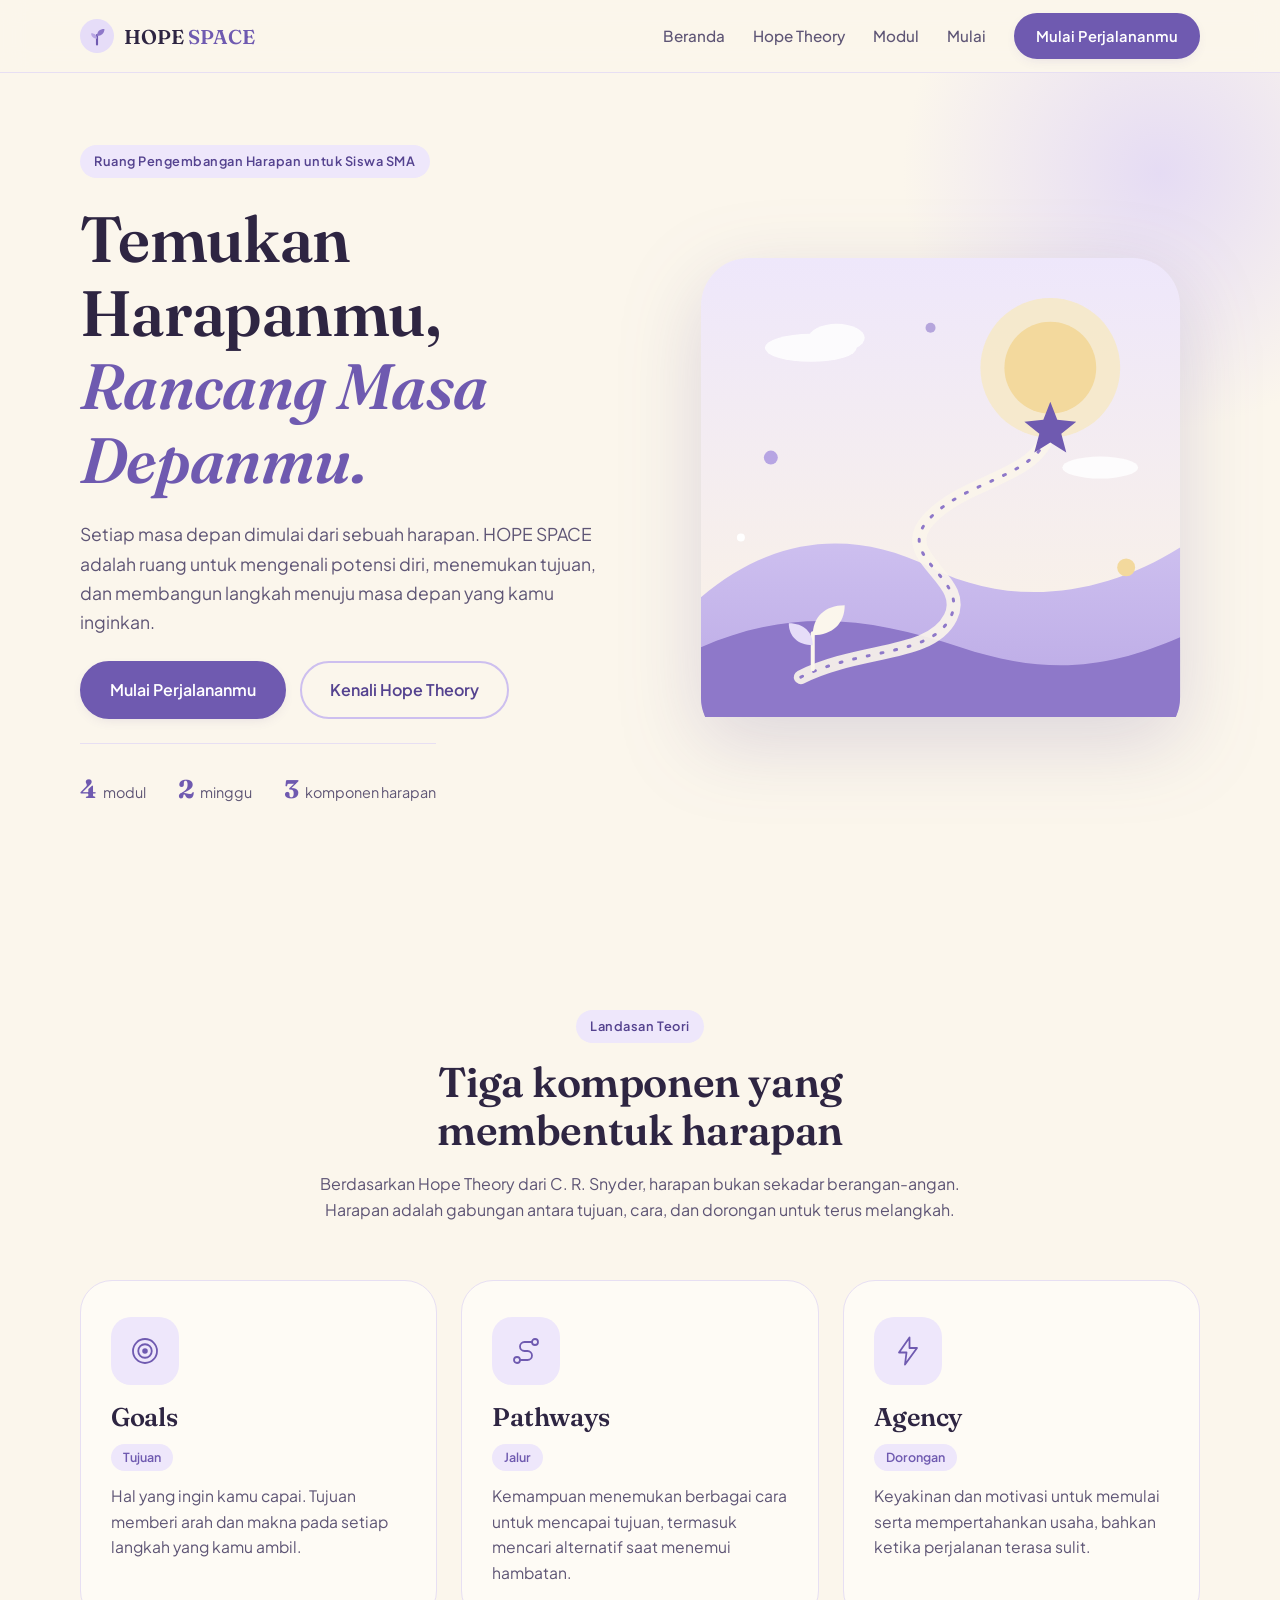
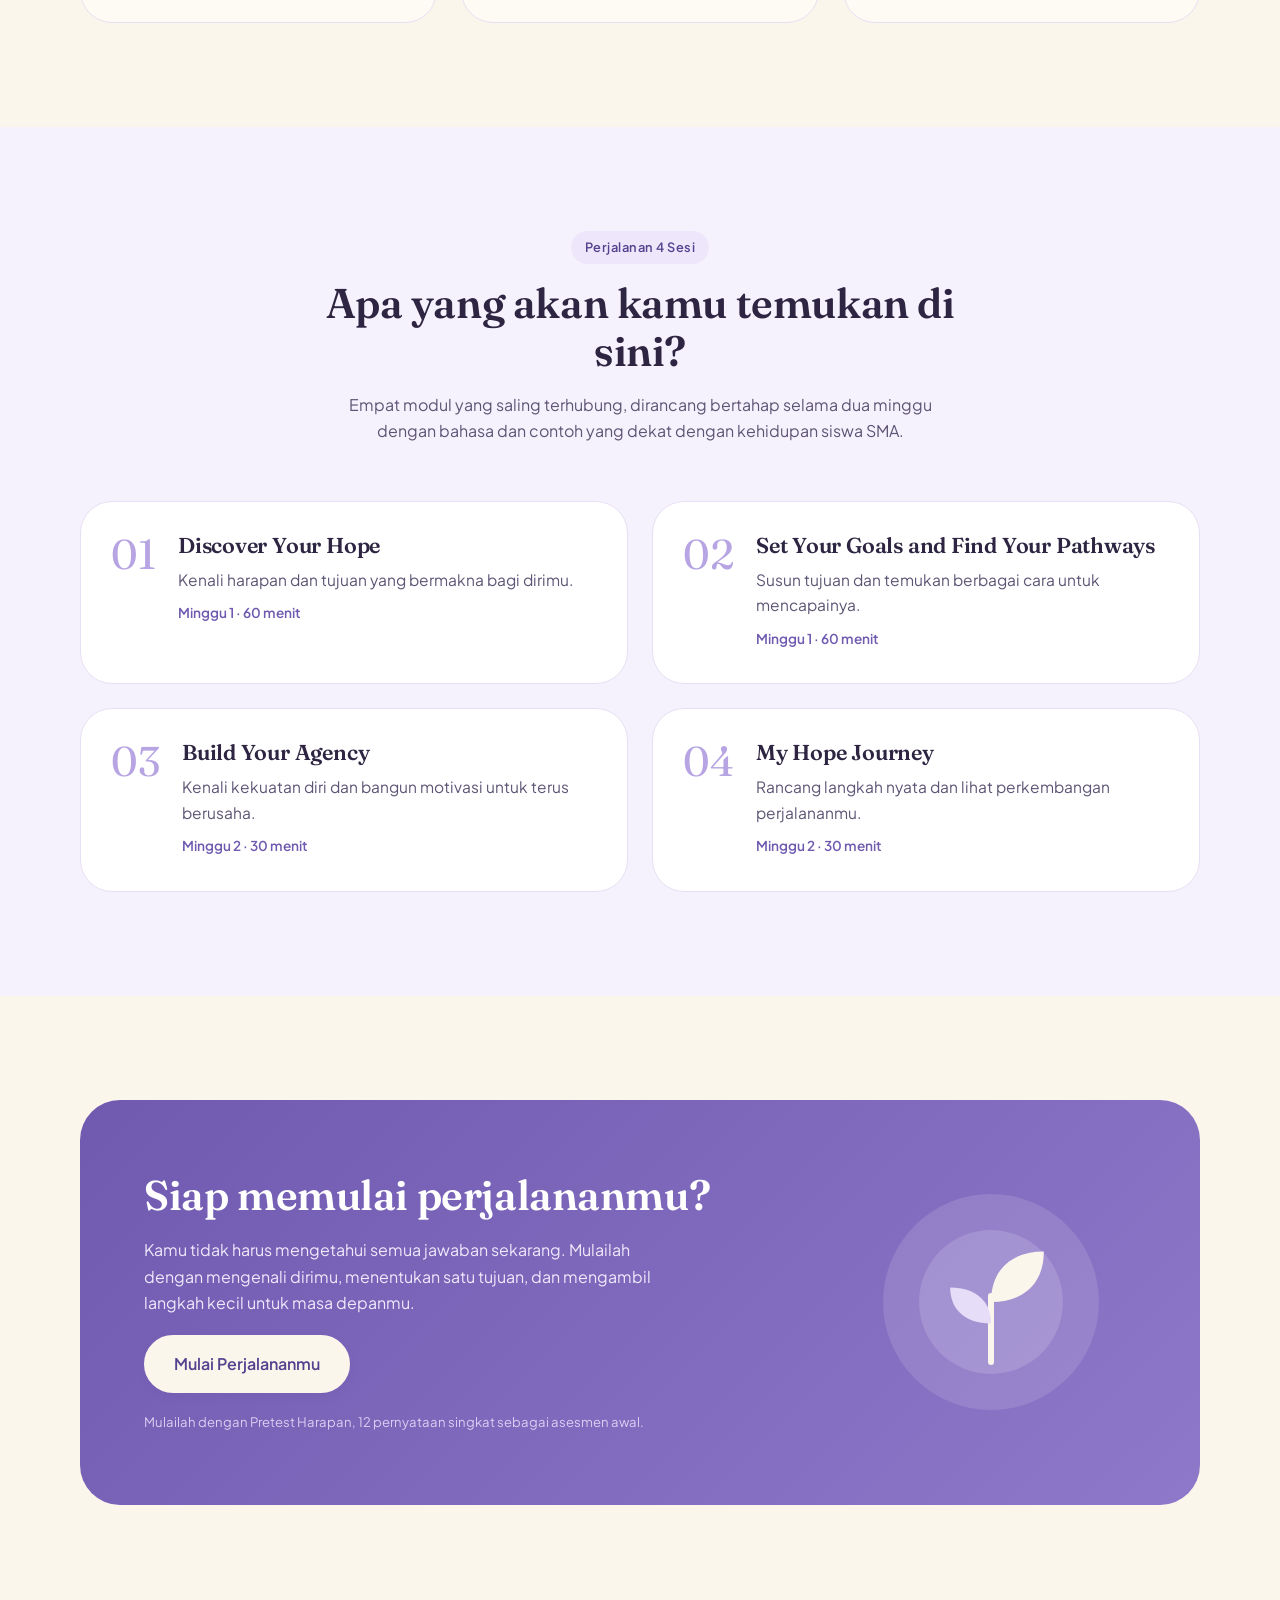
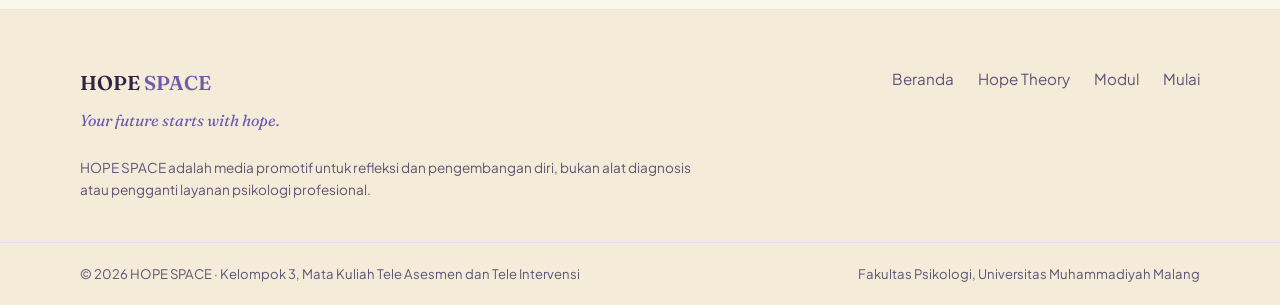
<file: index.html>
<!DOCTYPE html>
<html lang="id">
<head>
  <meta charset="UTF-8">
  <meta name="viewport" content="width=device-width, initial-scale=1">
  <title>HOPE SPACE | Temukan Harapanmu, Rancang Masa Depanmu</title>
  <meta name="description" content="HOPE SPACE adalah ruang digital bagi siswa SMA untuk mengenali tujuan, menemukan cara mencapainya, dan membangun motivasi menuju masa depan.">
  <link rel="preconnect" href="https://fonts.googleapis.com">
  <link rel="preconnect" href="https://fonts.gstatic.com" crossorigin>
  <link href="https://fonts.googleapis.com/css2?family=Fraunces:opsz,wght@9..144,500;9..144,600&family=Plus+Jakarta+Sans:wght@400;500;600;700&display=swap" rel="stylesheet">
  <link rel="stylesheet" href="style.css">
</head>
<body>

  <!-- ============ NAVBAR ============ -->
  <header class="navbar" id="top">
    <div class="container navbar__inner">
      <a href="#top" class="logo" aria-label="HOPE SPACE beranda">
        <svg class="logo__mark" viewBox="0 0 32 32" aria-hidden="true">
          <circle cx="16" cy="16" r="16" fill="#E6DDF8"/>
          <path d="M16 24V15" stroke="#6F5AB0" stroke-width="2" stroke-linecap="round"/>
          <path d="M16 16c0-4 2.5-6.5 7-6.5 0 4-2.6 6.5-7 6.5Z" fill="#8E78C9"/>
          <path d="M16 18.5c0-3-2-5-5.5-5 0 3 2 5 5.5 5Z" fill="#B7A5E3"/>
        </svg>
        <span>HOPE <b>SPACE</b></span>
      </a>

      <nav class="nav" id="nav" aria-label="Navigasi utama">
        <a href="#top">Beranda</a>
        <a href="#hope-theory">Hope Theory</a>
        <a href="#modul">Modul</a>
        <a href="#mulai">Mulai</a>
        <a href="pretest.html" class="btn btn--small">Mulai Perjalananmu</a>
      </nav>

      <button class="nav-toggle" id="navToggle" aria-label="Buka menu" aria-expanded="false" aria-controls="nav">
        <span></span><span></span><span></span>
      </button>
    </div>
  </header>

  <main>

    <!-- ============ HERO ============ -->
    <section class="hero">
      <div class="container hero__inner">
        <div class="hero__text reveal">
          <span class="eyebrow">Ruang Pengembangan Harapan untuk Siswa SMA</span>
          <h1>Temukan Harapanmu, <em>Rancang Masa Depanmu.</em></h1>
          <p class="lead">Setiap masa depan dimulai dari sebuah harapan. HOPE SPACE adalah ruang untuk mengenali potensi diri, menemukan tujuan, dan membangun langkah menuju masa depan yang kamu inginkan.</p>
          <div class="hero__actions">
            <a href="pretest.html" class="btn">Mulai Perjalananmu</a>
            <a href="#hope-theory" class="btn btn--ghost">Kenali Hope Theory</a>
          </div>
          <ul class="hero__facts">
            <li><strong>4</strong> modul</li>
            <li><strong>2</strong> minggu</li>
            <li><strong>3</strong> komponen harapan</li>
          </ul>
        </div>

        <div class="hero__art reveal" aria-hidden="true">
          <svg viewBox="0 0 520 480" xmlns="http://www.w3.org/2000/svg">
            <defs>
              <linearGradient id="sky" x1="0" y1="0" x2="0" y2="1">
                <stop offset="0" stop-color="#EEE7FB"/>
                <stop offset="1" stop-color="#FBF3E4"/>
              </linearGradient>
              <linearGradient id="hillA" x1="0" y1="0" x2="0" y2="1">
                <stop offset="0" stop-color="#CDBFEF"/>
                <stop offset="1" stop-color="#B7A5E3"/>
              </linearGradient>
            </defs>
            <!-- backdrop -->
            <rect x="20" y="20" width="480" height="440" rx="48" fill="url(#sky)"/>
            <circle cx="370" cy="130" r="70" fill="#F7E9C9" opacity=".9"/>
            <circle cx="370" cy="130" r="46" fill="#F3D99D"/>
            <!-- clouds -->
            <g fill="#fff" opacity=".85">
              <ellipse cx="130" cy="110" rx="46" ry="14"/>
              <ellipse cx="156" cy="100" rx="28" ry="14"/>
              <ellipse cx="420" cy="230" rx="38" ry="11"/>
            </g>
            <!-- hills -->
            <path d="M20 360c70-60 150-70 230-30s170 30 250-20v150a48 48 0 0 1-48 48H68a48 48 0 0 1-48-48Z" fill="url(#hillA)"/>
            <path d="M20 410c90-40 170-30 260 0s150 20 220-10v60a48 48 0 0 1-48 48H68a48 48 0 0 1-48-48Z" fill="#8E78C9"/>
            <!-- winding path -->
            <path d="M120 440c60-30 130-20 150-60s-60-60-20-100 110-40 120-90" fill="none" stroke="#FBF6EC" stroke-width="14" stroke-linecap="round" opacity=".9"/>
            <path d="M120 440c60-30 130-20 150-60s-60-60-20-100 110-40 120-90" fill="none" stroke="#8E78C9" stroke-width="3" stroke-linecap="round" stroke-dasharray="2 12"/>
            <!-- goal star -->
            <g transform="translate(370 190)">
              <path d="M0-26 7-8l19 2-15 12 5 19-16-10-16 10 5-19-15-12 19-2Z" fill="#6F5AB0"/>
            </g>
            <!-- sprout -->
            <g transform="translate(132 392)">
              <path d="M0 40V4" stroke="#FBF6EC" stroke-width="4" stroke-linecap="round"/>
              <path d="M0 6c0-18 12-30 32-30 0 18-12 30-32 30Z" fill="#FBF6EC"/>
              <path d="M0 16C0 3-9-6-24-6c0 13 9 22 24 22Z" fill="#E6DDF8"/>
            </g>
            <!-- floating dots -->
            <circle cx="90" cy="220" r="7" fill="#B7A5E3"/>
            <circle cx="446" cy="330" r="9" fill="#F3D99D"/>
            <circle cx="250" cy="90" r="5" fill="#8E78C9" opacity=".6"/>
            <circle cx="60" cy="300" r="4" fill="#fff"/>
          </svg>
        </div>
      </div>
    </section>

    <!-- ============ HOPE THEORY ============ -->
    <section class="section" id="hope-theory">
      <div class="container">
        <div class="section__head reveal">
          <span class="eyebrow">Landasan Teori</span>
          <h2>Tiga komponen yang membentuk harapan</h2>
          <p>Berdasarkan Hope Theory dari C. R. Snyder, harapan bukan sekadar berangan-angan. Harapan adalah gabungan antara tujuan, cara, dan dorongan untuk terus melangkah.</p>
        </div>

        <div class="grid grid--3">
          <article class="card reveal">
            <div class="icon">
              <svg viewBox="0 0 48 48" fill="none" stroke="currentColor" stroke-width="2.4" stroke-linecap="round" stroke-linejoin="round"><circle cx="24" cy="24" r="16"/><circle cx="24" cy="24" r="9"/><circle cx="24" cy="24" r="2.5" fill="currentColor"/></svg>
            </div>
            <h3>Goals</h3>
            <span class="tag">Tujuan</span>
            <p>Hal yang ingin kamu capai. Tujuan memberi arah dan makna pada setiap langkah yang kamu ambil.</p>
          </article>

          <article class="card reveal">
            <div class="icon">
              <svg viewBox="0 0 48 48" fill="none" stroke="currentColor" stroke-width="2.4" stroke-linecap="round" stroke-linejoin="round"><circle cx="12" cy="36" r="4"/><circle cx="36" cy="12" r="4"/><path d="M16 36h10a6 6 0 0 0 0-12h-4a6 6 0 0 1 0-12h10"/></svg>
            </div>
            <h3>Pathways</h3>
            <span class="tag">Jalur</span>
            <p>Kemampuan menemukan berbagai cara untuk mencapai tujuan, termasuk mencari alternatif saat menemui hambatan.</p>
          </article>

          <article class="card reveal">
            <div class="icon">
              <svg viewBox="0 0 48 48" fill="none" stroke="currentColor" stroke-width="2.4" stroke-linecap="round" stroke-linejoin="round"><path d="M26 6 12 26h10l-2 16 16-22H26Z"/></svg>
            </div>
            <h3>Agency</h3>
            <span class="tag">Dorongan</span>
            <p>Keyakinan dan motivasi untuk memulai serta mempertahankan usaha, bahkan ketika perjalanan terasa sulit.</p>
          </article>
        </div>
      </div>
    </section>

    <!-- ============ MODUL ============ -->
    <section class="section section--tint" id="modul">
      <div class="container">
        <div class="section__head reveal">
          <span class="eyebrow">Perjalanan 4 Sesi</span>
          <h2>Apa yang akan kamu temukan di sini?</h2>
          <p>Empat modul yang saling terhubung, dirancang bertahap selama dua minggu dengan bahasa dan contoh yang dekat dengan kehidupan siswa SMA.</p>
        </div>

        <ol class="modules">
          <li class="module reveal">
            <span class="module__num">01</span>
            <div>
              <h3>Discover Your Hope</h3>
              <p>Kenali harapan dan tujuan yang bermakna bagi dirimu.</p>
              <span class="meta">Minggu 1 · 60 menit</span>
            </div>
          </li>
          <li class="module reveal">
            <span class="module__num">02</span>
            <div>
              <h3>Set Your Goals and Find Your Pathways</h3>
              <p>Susun tujuan dan temukan berbagai cara untuk mencapainya.</p>
              <span class="meta">Minggu 1 · 60 menit</span>
            </div>
          </li>
          <li class="module reveal">
            <span class="module__num">03</span>
            <div>
              <h3>Build Your Agency</h3>
              <p>Kenali kekuatan diri dan bangun motivasi untuk terus berusaha.</p>
              <span class="meta">Minggu 2 · 30 menit</span>
            </div>
          </li>
          <li class="module reveal">
            <span class="module__num">04</span>
            <div>
              <h3>My Hope Journey</h3>
              <p>Rancang langkah nyata dan lihat perkembangan perjalananmu.</p>
              <span class="meta">Minggu 2 · 30 menit</span>
            </div>
          </li>
        </ol>
      </div>
    </section>

    <!-- ============ CTA ============ -->
    <section class="section" id="mulai">
      <div class="container">
        <div class="cta reveal">
          <div class="cta__text">
            <h2>Siap memulai perjalananmu?</h2>
            <p>Kamu tidak harus mengetahui semua jawaban sekarang. Mulailah dengan mengenali dirimu, menentukan satu tujuan, dan mengambil langkah kecil untuk masa depanmu.</p>
            <a href="pretest.html" class="btn btn--light">Mulai Perjalananmu</a>
            <small class="cta__note">Mulailah dengan Pretest Harapan, 12 pernyataan singkat sebagai asesmen awal.</small>
          </div>
          <svg class="cta__art" viewBox="0 0 200 200" aria-hidden="true">
            <circle cx="100" cy="100" r="90" fill="#fff" opacity=".12"/>
            <circle cx="100" cy="100" r="60" fill="#fff" opacity=".14"/>
            <path d="M100 150V95" stroke="#FBF6EC" stroke-width="5" stroke-linecap="round"/>
            <path d="M100 100c0-26 16-42 44-42 0 26-16 42-44 42Z" fill="#FBF6EC"/>
            <path d="M100 118c0-18-12-30-34-30 0 18 12 30 34 30Z" fill="#E6DDF8"/>
          </svg>
        </div>
      </div>
    </section>

  </main>

  <!-- ============ FOOTER ============ -->
  <footer class="footer">
    <div class="container footer__inner">
      <div class="footer__brand">
        <a href="#top" class="logo logo--footer"><span>HOPE <b>SPACE</b></span></a>
        <p>Your future starts with hope.</p>
      </div>
      <nav class="footer__nav" aria-label="Navigasi footer">
        <a href="#top">Beranda</a>
        <a href="#hope-theory">Hope Theory</a>
        <a href="#modul">Modul</a>
        <a href="#mulai">Mulai</a>
      </nav>
      <p class="footer__disclaimer">HOPE SPACE adalah media promotif untuk refleksi dan pengembangan diri, bukan alat diagnosis atau pengganti layanan psikologi profesional.</p>
    </div>
    <div class="footer__bar">
      <div class="container">
        <span>© 2026 HOPE SPACE · Kelompok 3, Mata Kuliah Tele Asesmen dan Tele Intervensi</span>
        <span>Fakultas Psikologi, Universitas Muhammadiyah Malang</span>
      </div>
    </div>
  </footer>

  <script src="main.js"></script>
</body>
</html>
</file>
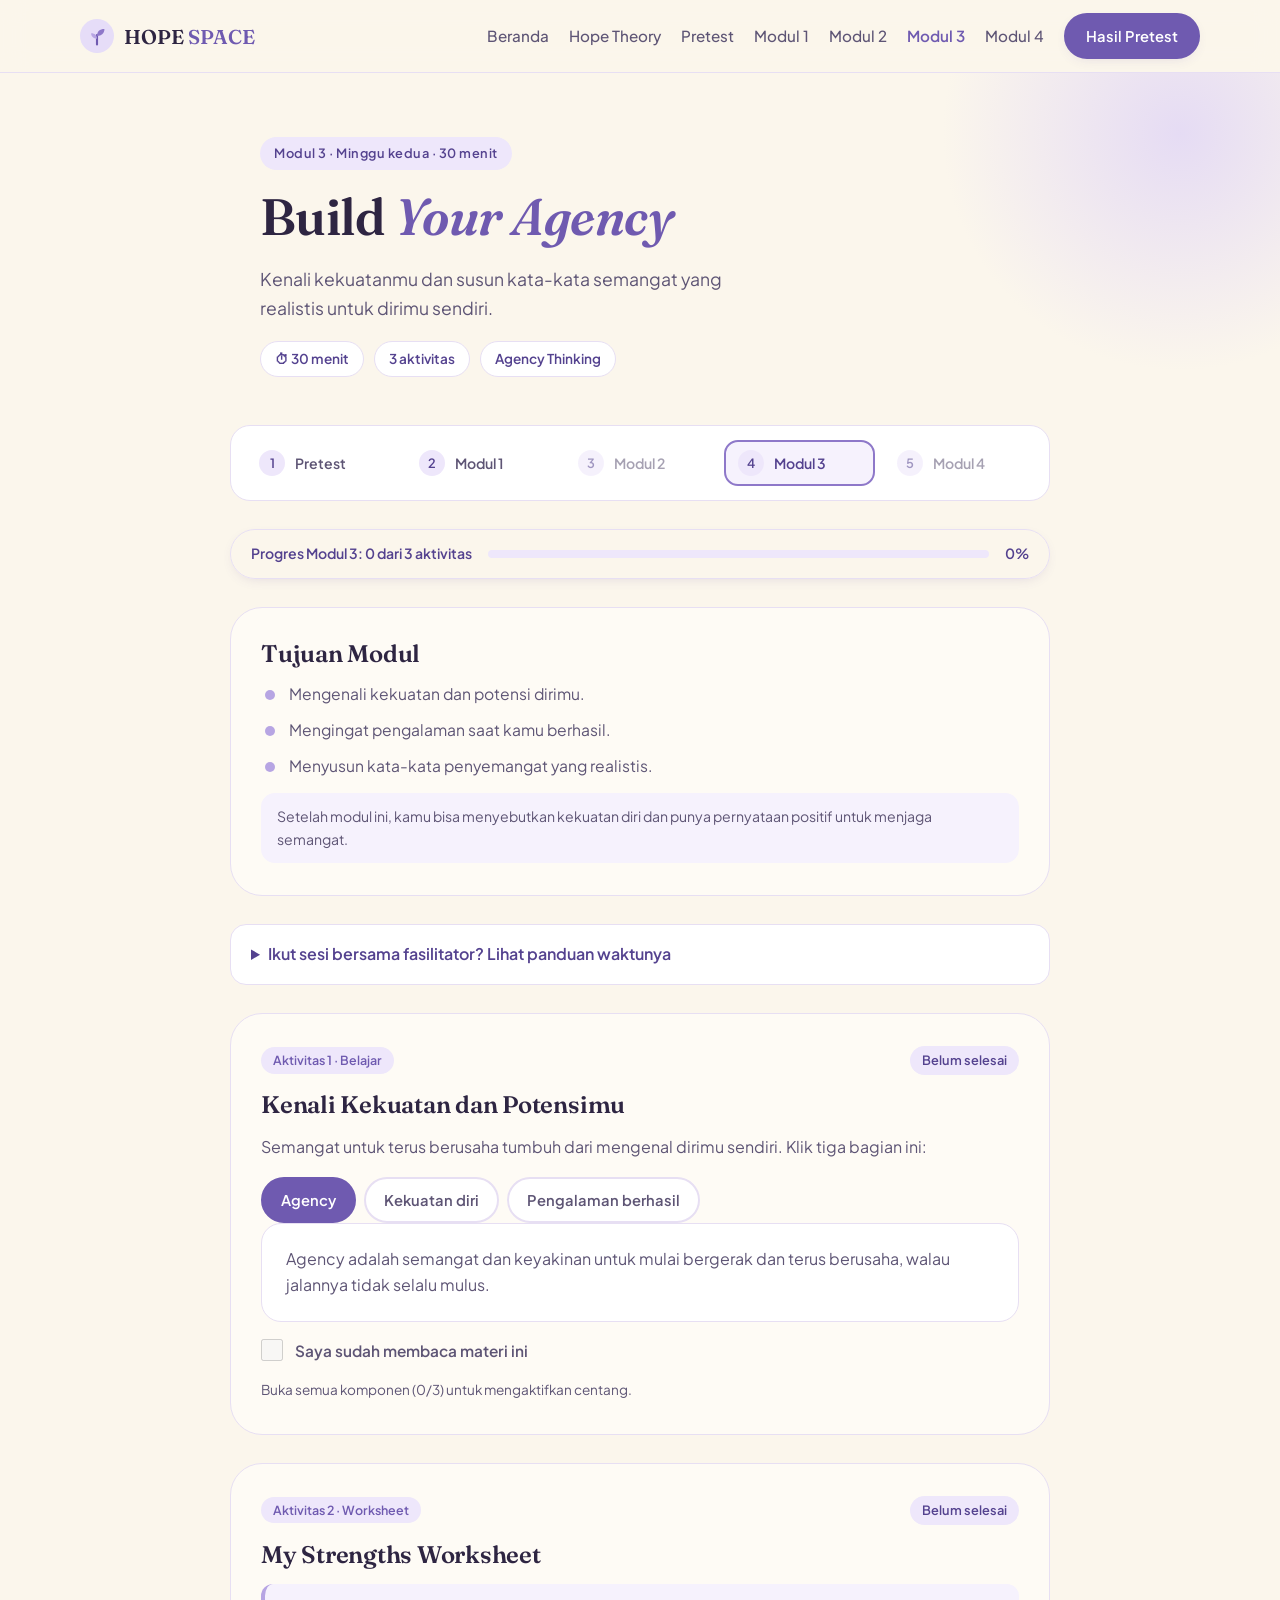
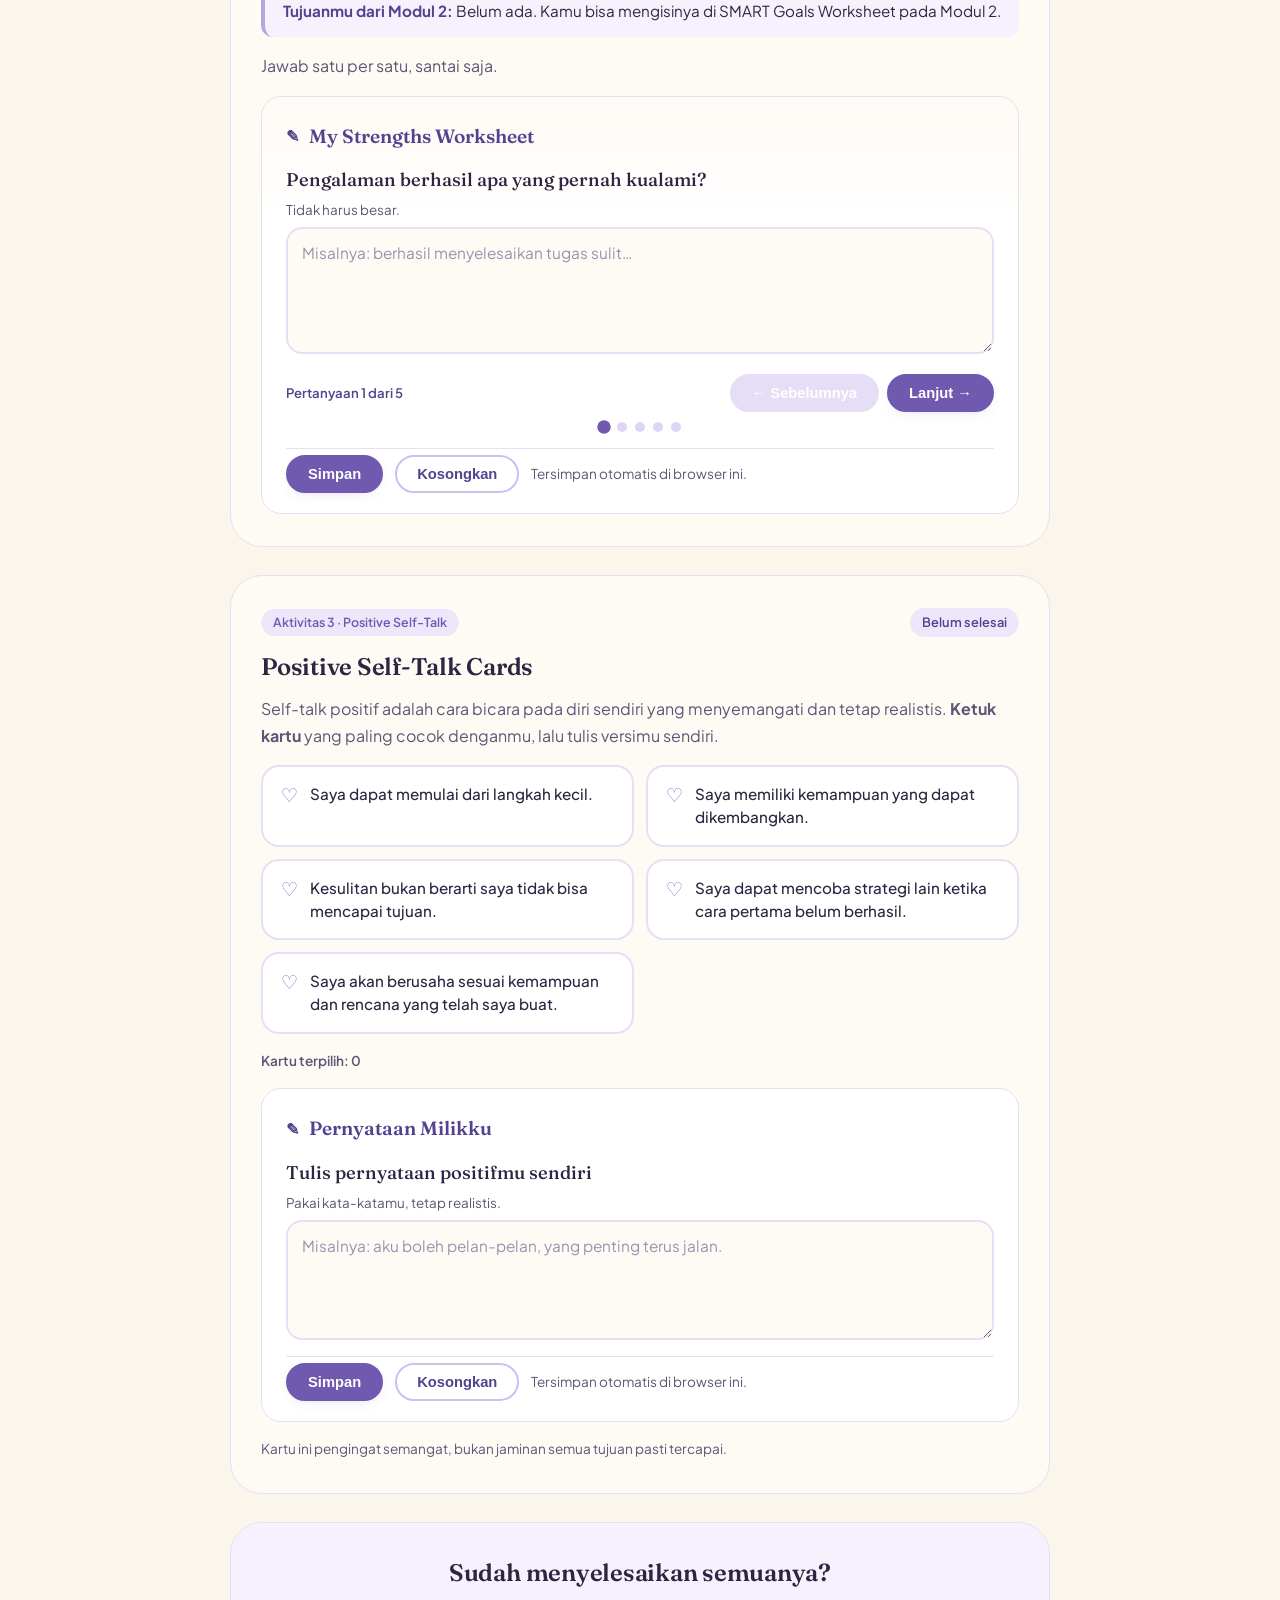
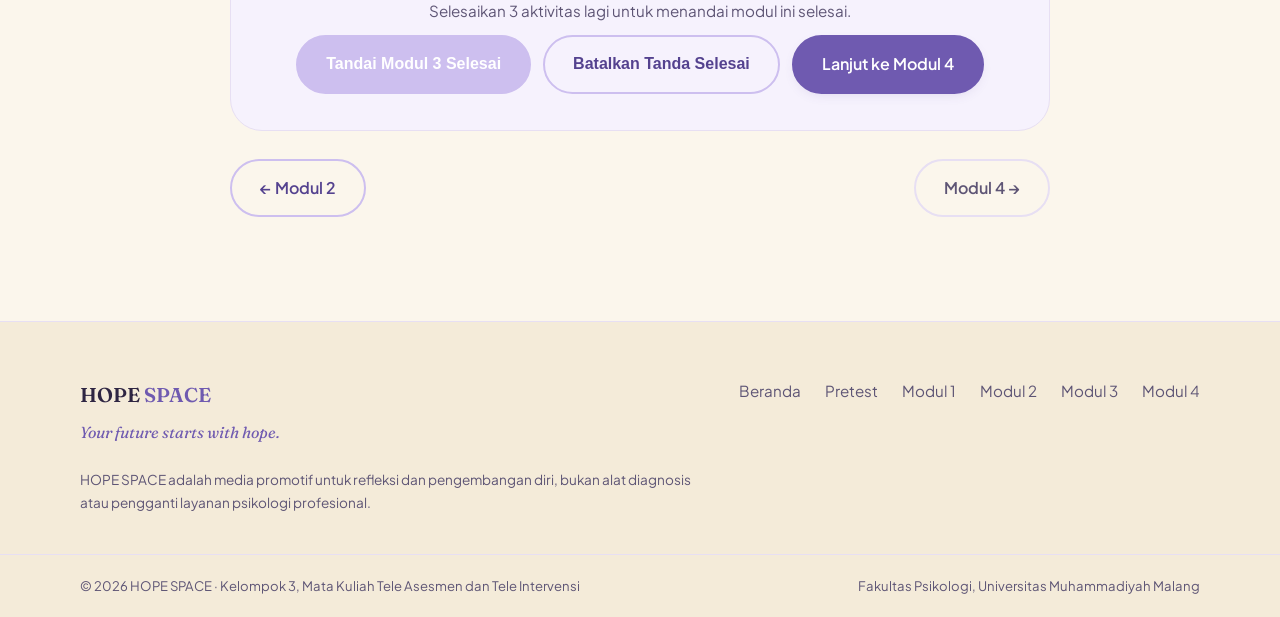
<file: build-your-agency.html>
<!DOCTYPE html>
<html lang="id">
<head>
  <meta charset="UTF-8">
  <meta name="viewport" content="width=device-width, initial-scale=1">
  <title>Modul 3: Build Your Agency | HOPE SPACE</title>
  <meta name="description" content="Modul 3 HOPE SPACE: kenali kekuatan diri dan bangun motivasi untuk terus berusaha.">
  <link rel="preconnect" href="https://fonts.googleapis.com">
  <link rel="preconnect" href="https://fonts.gstatic.com" crossorigin>
  <link href="https://fonts.googleapis.com/css2?family=Fraunces:opsz,wght@9..144,500;9..144,600&family=Plus+Jakarta+Sans:wght@400;500;600;700&display=swap" rel="stylesheet">
  <link rel="stylesheet" href="style.css">
  <link rel="stylesheet" href="modul.css">
</head>
<body>
  <header class="navbar" id="top">
    <div class="container navbar__inner">
      <a href="index.html" class="logo" aria-label="HOPE SPACE beranda">
        <svg class="logo__mark" viewBox="0 0 32 32" aria-hidden="true">
          <circle cx="16" cy="16" r="16" fill="#E6DDF8"/>
          <path d="M16 24V15" stroke="#6F5AB0" stroke-width="2" stroke-linecap="round"/>
          <path d="M16 16c0-4 2.5-6.5 7-6.5 0 4-2.6 6.5-7 6.5Z" fill="#8E78C9"/>
          <path d="M16 18.5c0-3-2-5-5.5-5 0 3 2 5 5.5 5Z" fill="#B7A5E3"/>
        </svg>
        <span>HOPE <b>SPACE</b></span>
      </a>
      <nav class="nav" id="nav" aria-label="Navigasi utama">
        <a href="index.html">Beranda</a>
        <a href="index.html#hope-theory">Hope Theory</a>
        <a href="pretest.html">Pretest</a>
        <a href="discover-your-hope.html">Modul 1</a>
        <a href="set-goals-find-pathways.html">Modul 2</a>
        <a href="build-your-agency.html" class="is-active" aria-current="page">Modul 3</a>
        <a href="my-hope-journey.html">Modul 4</a>
        <a href="hasil-pretest.html" class="btn btn--small">Hasil Pretest</a>
      </nav>
      <button class="nav-toggle" id="navToggle" aria-label="Buka menu" aria-expanded="false" aria-controls="nav"><span></span><span></span><span></span></button>
    </div>
  </header>

  <main>

    <section class="page-head">
      <div class="container page-head__inner">
        <span class="eyebrow">Modul 3 · Minggu kedua · 30 menit</span>
        <h1>Build <em>Your Agency</em></h1>
        <p class="lead">Kenali kekuatanmu dan susun kata-kata semangat yang realistis untuk dirimu sendiri.</p>
        <div class="chips"><span class="chip">⏱ 30 menit</span><span class="chip">3 aktivitas</span><span class="chip">Agency Thinking</span></div>
      </div>
    </section>
    <div class="mod">
      <nav class="journey" aria-label="Perjalanan HOPE SPACE"><a class="journey__step" data-step="pre" href="hasil-pretest.html"><i>1</i>Pretest</a><a class="journey__step" data-step="m1" href="discover-your-hope.html"><i>2</i>Modul 1</a><a class="journey__step" data-step="m2" href="set-goals-find-pathways.html"><i>3</i>Modul 2</a><a class="journey__step is-current" data-step="m3" href="build-your-agency.html" aria-current="step"><i>4</i>Modul 3</a><a class="journey__step" data-step="m4" href="my-hope-journey.html"><i>5</i>Modul 4</a></nav>
      <div class="progress" aria-live="polite"><span class="progress__text" id="progText">Progres</span><div class="progress__bar" id="progBar" role="progressbar" aria-label="Progres modul" aria-valuemin="0" aria-valuemax="100" aria-valuenow="0"><span class="progress__fill" id="progFill"></span></div><span class="progress__text" id="progPct">0%</span></div>

      <section class="instruction reveal" aria-labelledby="tujuan">
        <h2 id="tujuan">Tujuan Modul</h2>
        <ul><li>Mengenali kekuatan dan potensi dirimu.</li><li>Mengingat pengalaman saat kamu berhasil.</li><li>Menyusun kata-kata penyemangat yang realistis.</li></ul>
        <p class="instruction__note">Setelah modul ini, kamu bisa menyebutkan kekuatan diri dan punya pernyataan positif untuk menjaga semangat.</p>
      </section>

      <details class="acc acc--flow reveal"><summary>Ikut sesi bersama fasilitator? Lihat panduan waktunya</summary>
        <ol class="flow"><li><b>5 menit</b><span><strong>Pembukaan.</strong> Mengulas tujuan dan strategi dari sesi sebelumnya.</span></li><li><b>5 menit</b><span><strong>Psikoedukasi.</strong> Agency Thinking dan motivasi.</span></li><li><b>5 menit</b><span><strong>Refleksi diri.</strong> Mengisi My Strengths Worksheet.</span></li><li><b>10 menit</b><span><strong>Latihan.</strong> Menyusun positive self-talk.</span></li><li><b>5 menit</b><span><strong>Penutup.</strong> Menerapkannya dalam keseharian.</span></li></ol></details>

      <article class="block act reveal" data-act="c1" aria-labelledby="c1t">
        <div class="block__top"><span class="tag">Aktivitas 1 · Belajar</span><span class="status">Belum selesai</span></div>
        <h2 id="c1t">Kenali Kekuatan dan Potensimu</h2>
        <p>Semangat untuk terus berusaha tumbuh dari mengenal dirimu sendiri. Klik tiga bagian ini:</p><div class="tabs" data-gate="agency"><div class="tablist" role="tablist"><button class="tab" role="tab" id="agency-t0" aria-controls="agency-p0" aria-selected="true" tabindex="0">Agency</button><button class="tab" role="tab" id="agency-t1" aria-controls="agency-p1" aria-selected="false" tabindex="-1">Kekuatan diri</button><button class="tab" role="tab" id="agency-t2" aria-controls="agency-p2" aria-selected="false" tabindex="-1">Pengalaman berhasil</button></div><div class="tabpanel" role="tabpanel" id="agency-p0" aria-labelledby="agency-t0"><p>Agency adalah semangat dan keyakinan untuk mulai bergerak dan terus berusaha, walau jalannya tidak selalu mulus.</p></div><div class="tabpanel" role="tabpanel" id="agency-p1" aria-labelledby="agency-t1" hidden><p>Kemampuan, sifat baik, dan hal-hal yang kamu punya. Semua itu modal untuk mencapai tujuanmu.</p><p class="example"><b>Contoh:</b> Teliti, suka membantu teman, tidak mudah menyerah.</p></div><div class="tabpanel" role="tabpanel" id="agency-p2" aria-labelledby="agency-t2" hidden><p>Saat kamu pernah menyelesaikan sesuatu yang sulit, itu bukti kamu mampu berusaha. Ingat lagi untuk menambah keyakinanmu.</p><p class="example"><b>Contoh:</b> Berhasil presentasi di depan kelas setelah latihan berkali-kali.</p></div></div><label class="check"><input type="checkbox" data-check="c1" data-requires-tabs="agency"><span>Saya sudah membaca materi ini</span></label><p class="gate-hint"></p>
      </article>

      <article class="block act reveal" data-act="c2" data-fields="g1,g2,g3,g4,g5" aria-labelledby="c2t">
        <div class="block__top"><span class="tag">Aktivitas 2 · Worksheet</span><span class="status">Belum selesai</span></div>
        <h2 id="c2t">My Strengths Worksheet</h2>
        <div class="recall"><strong>Tujuanmu dari Modul 2:</strong> <em data-recall="2:s1" data-empty="Belum ada. Kamu bisa mengisinya di SMART Goals Worksheet pada Modul 2.">–</em></div><p>Jawab satu per satu, santai saja.</p><div class="ws"><div class="ws__title">My Strengths Worksheet</div><div class="field"><label for="g1">Pengalaman berhasil apa yang pernah kualami?</label><small>Tidak harus besar.</small><textarea id="g1" data-field="g1" rows="4" placeholder="Misalnya: berhasil menyelesaikan tugas sulit…"></textarea></div><div class="field"><label for="g2">Kekuatan apa yang kupakai saat itu?</label><textarea id="g2" data-field="g2" rows="4" placeholder="Misalnya: tekun, mau bertanya, kreatif…"></textarea></div><div class="field"><label for="g3">Apa yang membantuku berhasil?</label><textarea id="g3" data-field="g3" rows="4" placeholder="Hal atau kebiasaan yang membantumu…"></textarea></div><div class="field"><label for="g4">Dukungan apa yang pernah kuterima?</label><textarea id="g4" data-field="g4" rows="4" placeholder="Dari siapa dan bentuknya apa…"></textarea></div><div class="field"><label for="g5">Bagaimana kekuatan itu bisa membantuku mencapai tujuan berikutnya?</label><textarea id="g5" data-field="g5" rows="4" placeholder="Hubungkan dengan tujuanmu…"></textarea></div><div class="ws__bar"><button type="button" class="btn btn--small" data-save>Simpan</button><button type="button" class="btn btn--small btn--ghost" data-reset="c2">Kosongkan</button><span class="ws__status" role="status">Tersimpan otomatis di browser ini.</span></div></div>
      </article>

      <article class="block act reveal" data-act="c3" data-fields="c3" data-cards="1" aria-labelledby="c3t">
        <div class="block__top"><span class="tag">Aktivitas 3 · Positive Self-Talk</span><span class="status">Belum selesai</span></div>
        <h2 id="c3t">Positive Self-Talk Cards</h2>
        <p>Self-talk positif adalah cara bicara pada diri sendiri yang menyemangati dan tetap realistis. <strong>Ketuk kartu</strong> yang paling cocok denganmu, lalu tulis versimu sendiri.</p>
        <div class="pcards"><button type="button" class="pcard" data-card="0" aria-pressed="false"><span class="pcard__mark" aria-hidden="true">♡</span>Saya dapat memulai dari langkah kecil.</button><button type="button" class="pcard" data-card="1" aria-pressed="false"><span class="pcard__mark" aria-hidden="true">♡</span>Saya memiliki kemampuan yang dapat dikembangkan.</button><button type="button" class="pcard" data-card="2" aria-pressed="false"><span class="pcard__mark" aria-hidden="true">♡</span>Kesulitan bukan berarti saya tidak bisa mencapai tujuan.</button><button type="button" class="pcard" data-card="3" aria-pressed="false"><span class="pcard__mark" aria-hidden="true">♡</span>Saya dapat mencoba strategi lain ketika cara pertama belum berhasil.</button><button type="button" class="pcard" data-card="4" aria-pressed="false"><span class="pcard__mark" aria-hidden="true">♡</span>Saya akan berusaha sesuai kemampuan dan rencana yang telah saya buat.</button></div>
        <p class="pcount" id="cardCount" aria-live="polite">Kartu terpilih: 0</p>
        <div class="ws ws--single"><div class="ws__title">Pernyataan Milikku</div><div class="field"><label for="c3">Tulis pernyataan positifmu sendiri</label><small>Pakai kata-katamu, tetap realistis.</small><textarea id="c3" data-field="c3" rows="3" placeholder="Misalnya: aku boleh pelan-pelan, yang penting terus jalan."></textarea></div><div class="ws__bar"><button type="button" class="btn btn--small" data-save>Simpan</button><button type="button" class="btn btn--small btn--ghost" data-reset="c3">Kosongkan</button><span class="ws__status" role="status">Tersimpan otomatis di browser ini.</span></div></div>
        <p class="gate-hint">Kartu ini pengingat semangat, bukan jaminan semua tujuan pasti tercapai.</p>
      </article>

      <div class="complete" id="complete"><h2 id="completeTitle">Sudah menyelesaikan semuanya?</h2><p id="completeHint"></p><div class="complete__row"><button type="button" class="btn" id="doneBtn" disabled>Tandai Modul 3 Selesai</button><button type="button" class="btn btn--ghost" id="undoBtn" hidden>Batalkan Tanda Selesai</button><a href="my-hope-journey.html" class="btn" id="nextModuleBtn" hidden>Lanjut ke Modul 4</a></div></div>

      <div class="pager"><a href="set-goals-find-pathways.html" class="btn btn--ghost">← Modul 2</a><a href="my-hope-journey.html" class="btn btn--ghost" data-lock>Modul 4 →</a></div>
    </div>
  </main>

  <footer class="footer">
    <div class="container footer__inner">
      <div class="footer__brand">
        <a href="index.html" class="logo logo--footer"><span>HOPE <b>SPACE</b></span></a>
        <p>Your future starts with hope.</p>
      </div>
      <nav class="footer__nav" aria-label="Navigasi footer">
        <a href="index.html">Beranda</a>
        <a href="pretest.html">Pretest</a>
        <a href="discover-your-hope.html">Modul 1</a>
        <a href="set-goals-find-pathways.html">Modul 2</a>
        <a href="build-your-agency.html">Modul 3</a>
        <a href="my-hope-journey.html">Modul 4</a>
      </nav>
      <p class="footer__disclaimer">HOPE SPACE adalah media promotif untuk refleksi dan pengembangan diri, bukan alat diagnosis atau pengganti layanan psikologi profesional.</p>
    </div>
    <div class="footer__bar">
      <div class="container">
        <span>© 2026 HOPE SPACE · Kelompok 3, Mata Kuliah Tele Asesmen dan Tele Intervensi</span>
        <span>Fakultas Psikologi, Universitas Muhammadiyah Malang</span>
      </div>
    </div>
  </footer>

  <script src="main.js"></script>
  <script>window.MODULE = { id: 3, doneText: "Mantap! Kamu sudah mengenali kekuatanmu dan punya kata-kata penyemangat. Lanjut ke Modul 4 untuk menyusun rencana tindakanmu." };</script>
  <script src="modul.js"></script>
</body>
</html>
</file>
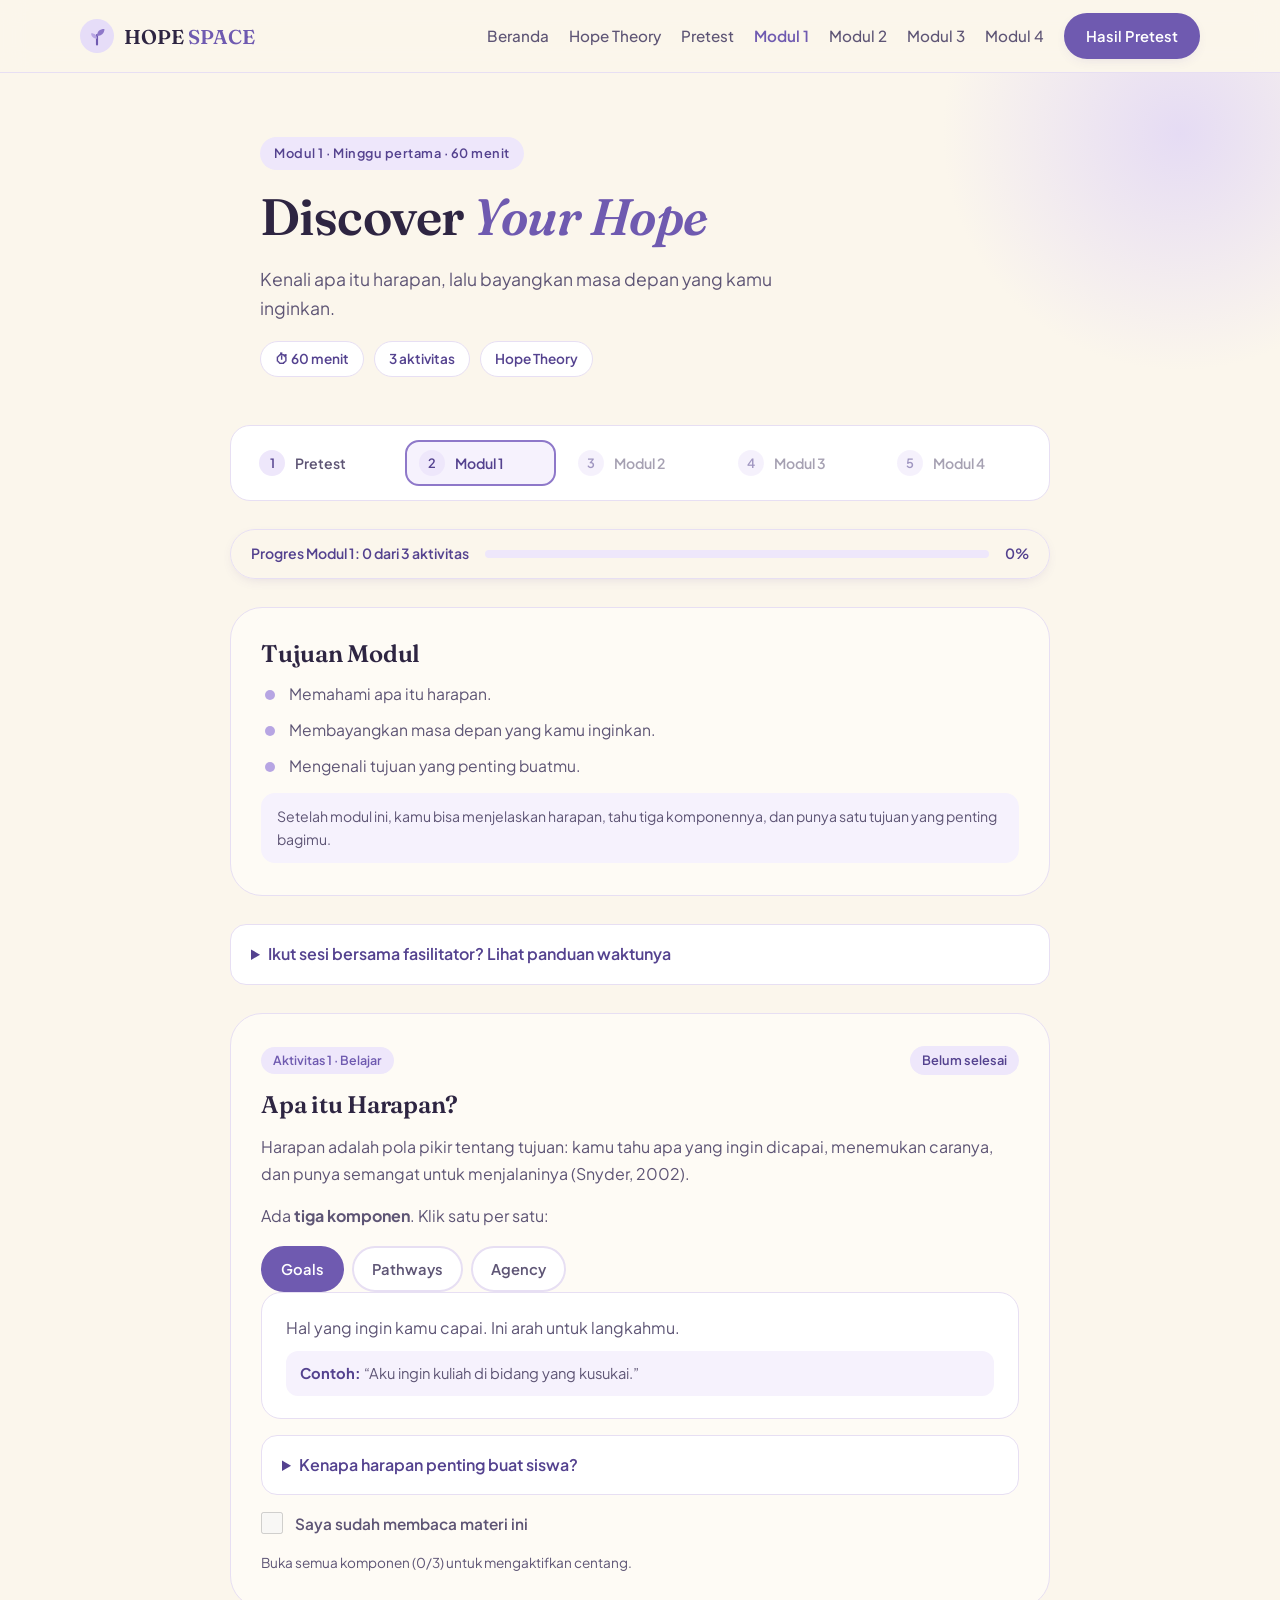
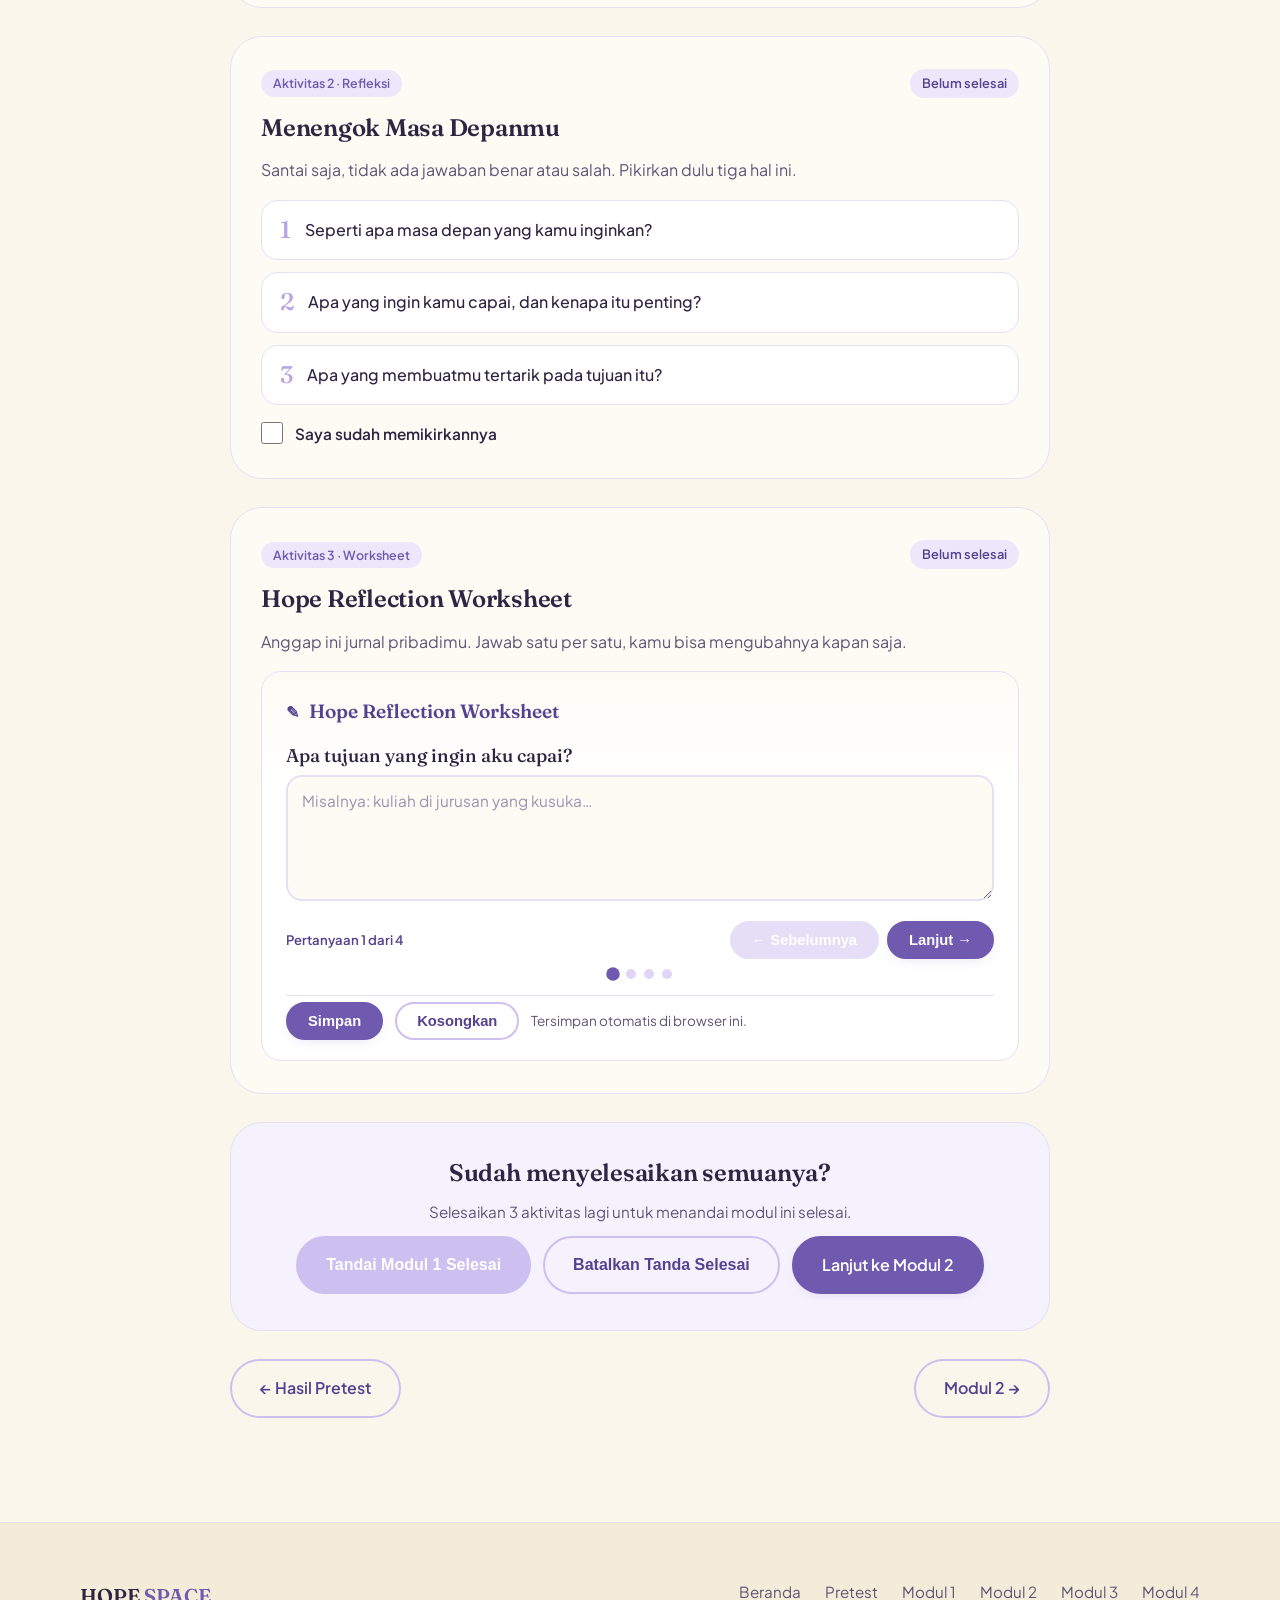
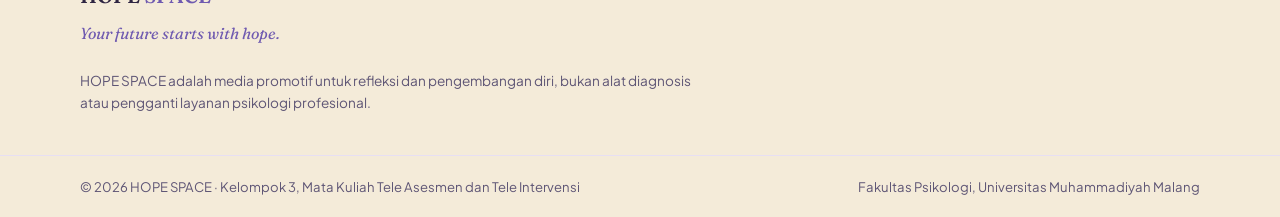
<file: discover-your-hope.html>
<!DOCTYPE html>
<html lang="id">
<head>
  <meta charset="UTF-8">
  <meta name="viewport" content="width=device-width, initial-scale=1">
  <title>Modul 1: Discover Your Hope | HOPE SPACE</title>
  <meta name="description" content="Modul 1 HOPE SPACE: kenali konsep harapan, gambaran masa depan, dan tujuan pribadimu.">
  <link rel="preconnect" href="https://fonts.googleapis.com">
  <link rel="preconnect" href="https://fonts.gstatic.com" crossorigin>
  <link href="https://fonts.googleapis.com/css2?family=Fraunces:opsz,wght@9..144,500;9..144,600&family=Plus+Jakarta+Sans:wght@400;500;600;700&display=swap" rel="stylesheet">
  <link rel="stylesheet" href="style.css">
  <link rel="stylesheet" href="modul.css">
</head>
<body>
  <header class="navbar" id="top">
    <div class="container navbar__inner">
      <a href="index.html" class="logo" aria-label="HOPE SPACE beranda">
        <svg class="logo__mark" viewBox="0 0 32 32" aria-hidden="true">
          <circle cx="16" cy="16" r="16" fill="#E6DDF8"/>
          <path d="M16 24V15" stroke="#6F5AB0" stroke-width="2" stroke-linecap="round"/>
          <path d="M16 16c0-4 2.5-6.5 7-6.5 0 4-2.6 6.5-7 6.5Z" fill="#8E78C9"/>
          <path d="M16 18.5c0-3-2-5-5.5-5 0 3 2 5 5.5 5Z" fill="#B7A5E3"/>
        </svg>
        <span>HOPE <b>SPACE</b></span>
      </a>
      <nav class="nav" id="nav" aria-label="Navigasi utama">
        <a href="index.html">Beranda</a>
        <a href="index.html#hope-theory">Hope Theory</a>
        <a href="pretest.html">Pretest</a>
        <a href="discover-your-hope.html" class="is-active" aria-current="page">Modul 1</a>
        <a href="set-goals-find-pathways.html">Modul 2</a>
        <a href="build-your-agency.html">Modul 3</a>
        <a href="my-hope-journey.html">Modul 4</a>
        <a href="hasil-pretest.html" class="btn btn--small">Hasil Pretest</a>
      </nav>
      <button class="nav-toggle" id="navToggle" aria-label="Buka menu" aria-expanded="false" aria-controls="nav"><span></span><span></span><span></span></button>
    </div>
  </header>

  <main>

    <section class="page-head">
      <div class="container page-head__inner">
        <span class="eyebrow">Modul 1 · Minggu pertama · 60 menit</span>
        <h1>Discover <em>Your Hope</em></h1>
        <p class="lead">Kenali apa itu harapan, lalu bayangkan masa depan yang kamu inginkan.</p>
        <div class="chips"><span class="chip">⏱ 60 menit</span><span class="chip">3 aktivitas</span><span class="chip">Hope Theory</span></div>
      </div>
    </section>
    <div class="mod">
      <nav class="journey" aria-label="Perjalanan HOPE SPACE"><a class="journey__step" data-step="pre" href="hasil-pretest.html"><i>1</i>Pretest</a><a class="journey__step is-current" data-step="m1" href="discover-your-hope.html" aria-current="step"><i>2</i>Modul 1</a><a class="journey__step" data-step="m2" href="set-goals-find-pathways.html"><i>3</i>Modul 2</a><a class="journey__step" data-step="m3" href="build-your-agency.html"><i>4</i>Modul 3</a><a class="journey__step" data-step="m4" href="my-hope-journey.html"><i>5</i>Modul 4</a></nav>
      <div class="progress" aria-live="polite"><span class="progress__text" id="progText">Progres</span><div class="progress__bar" id="progBar" role="progressbar" aria-label="Progres modul" aria-valuemin="0" aria-valuemax="100" aria-valuenow="0"><span class="progress__fill" id="progFill"></span></div><span class="progress__text" id="progPct">0%</span></div>

      <section class="instruction reveal" aria-labelledby="tujuan">
        <h2 id="tujuan">Tujuan Modul</h2>
        <ul><li>Memahami apa itu harapan.</li><li>Membayangkan masa depan yang kamu inginkan.</li><li>Mengenali tujuan yang penting buatmu.</li></ul>
        <p class="instruction__note">Setelah modul ini, kamu bisa menjelaskan harapan, tahu tiga komponennya, dan punya satu tujuan yang penting bagimu.</p>
      </section>

      <details class="acc acc--flow reveal"><summary>Ikut sesi bersama fasilitator? Lihat panduan waktunya</summary>
        <ol class="flow"><li><b>5 menit</b><span><strong>Pembukaan.</strong> Kenalan dengan HOPE SPACE.</span></li><li><b>15 menit</b><span><strong>Psikoedukasi.</strong> Harapan dan tiga komponennya.</span></li><li><b>15 menit</b><span><strong>Refleksi diri.</strong> Mengisi Hope Reflection Worksheet.</span></li><li><b>15 menit</b><span><strong>Diskusi.</strong> Berbagi tujuan dan alasannya.</span></li><li><b>10 menit</b><span><strong>Penutup.</strong> Memilih satu tujuan untuk sesi berikutnya.</span></li></ol></details>

      <article class="block act reveal" data-act="a1" aria-labelledby="a1t">
        <div class="block__top"><span class="tag">Aktivitas 1 · Belajar</span><span class="status">Belum selesai</span></div>
        <h2 id="a1t">Apa itu Harapan?</h2>
        <p>Harapan adalah pola pikir tentang tujuan: kamu tahu apa yang ingin dicapai, menemukan caranya, dan punya semangat untuk menjalaninya (Snyder, 2002).</p><p>Ada <strong>tiga komponen</strong>. Klik satu per satu:</p><div class="tabs" data-gate="hope"><div class="tablist" role="tablist"><button class="tab" role="tab" id="hope-t0" aria-controls="hope-p0" aria-selected="true" tabindex="0">Goals</button><button class="tab" role="tab" id="hope-t1" aria-controls="hope-p1" aria-selected="false" tabindex="-1">Pathways</button><button class="tab" role="tab" id="hope-t2" aria-controls="hope-p2" aria-selected="false" tabindex="-1">Agency</button></div><div class="tabpanel" role="tabpanel" id="hope-p0" aria-labelledby="hope-t0"><p>Hal yang ingin kamu capai. Ini arah untuk langkahmu.</p><p class="example"><b>Contoh:</b> “Aku ingin kuliah di bidang yang kusukai.”</p></div><div class="tabpanel" role="tabpanel" id="hope-p1" aria-labelledby="hope-t1" hidden><p>Cara-cara untuk mencapai tujuan, termasuk cara lain kalau ada hambatan.</p><p class="example"><b>Contoh:</b> “Aku cari info jurusan. Kalau belum berhasil, aku coba cara lain.”</p></div><div class="tabpanel" role="tabpanel" id="hope-p2" aria-labelledby="hope-t2" hidden><p>Semangat dan keyakinan untuk mulai dan terus berusaha.</p><p class="example"><b>Contoh:</b> “Aku yakin bisa mulai dari langkah kecil dan terus mencoba.”</p></div></div><details class="acc"><summary>Kenapa harapan penting buat siswa?</summary><p>Harapan membantu kamu punya arah untuk pendidikan, pengembangan diri, dan rencana masa depan.</p></details><label class="check"><input type="checkbox" data-check="a1" data-requires-tabs="hope"><span>Saya sudah membaca materi ini</span></label><p class="gate-hint"></p>
      </article>

      <article class="block act reveal" data-act="a2" aria-labelledby="a2t">
        <div class="block__top"><span class="tag">Aktivitas 2 · Refleksi</span><span class="status">Belum selesai</span></div>
        <h2 id="a2t">Menengok Masa Depanmu</h2>
        <p>Santai saja, tidak ada jawaban benar atau salah. Pikirkan dulu tiga hal ini.</p><div class="prompts"><div class="prompt"><span>1</span>Seperti apa masa depan yang kamu inginkan?</div><div class="prompt"><span>2</span>Apa yang ingin kamu capai, dan kenapa itu penting?</div><div class="prompt"><span>3</span>Apa yang membuatmu tertarik pada tujuan itu?</div></div><label class="check"><input type="checkbox" data-check="a2"><span>Saya sudah memikirkannya</span></label>
      </article>

      <article class="block act reveal" data-act="a3" data-fields="h1,h2,h3,h4" aria-labelledby="a3t">
        <div class="block__top"><span class="tag">Aktivitas 3 · Worksheet</span><span class="status">Belum selesai</span></div>
        <h2 id="a3t">Hope Reflection Worksheet</h2>
        <p>Anggap ini jurnal pribadimu. Jawab satu per satu, kamu bisa mengubahnya kapan saja.</p><div class="ws"><div class="ws__title">Hope Reflection Worksheet</div><div class="field"><label for="h1">Apa tujuan yang ingin aku capai?</label><textarea id="h1" data-field="h1" rows="4" placeholder="Misalnya: kuliah di jurusan yang kusuka…"></textarea></div><div class="field"><label for="h2">Kenapa tujuan itu penting buatku?</label><textarea id="h2" data-field="h2" rows="4" placeholder="Tulis alasanmu dengan jujur…"></textarea></div><div class="field"><label for="h3">Seperti apa gambaran masa depan yang aku inginkan?</label><textarea id="h3" data-field="h3" rows="4" placeholder="Bayangkan dirimu beberapa tahun lagi…"></textarea></div><div class="field"><label for="h4">Apa yang membuatku tertarik pada tujuan itu?</label><textarea id="h4" data-field="h4" rows="4" placeholder="Tidak harus panjang, satu dua kalimat cukup."></textarea></div><div class="ws__bar"><button type="button" class="btn btn--small" data-save>Simpan</button><button type="button" class="btn btn--small btn--ghost" data-reset="a3">Kosongkan</button><span class="ws__status" role="status">Tersimpan otomatis di browser ini.</span></div></div>
      </article>

      <div class="complete" id="complete"><h2 id="completeTitle">Sudah menyelesaikan semuanya?</h2><p id="completeHint"></p><div class="complete__row"><button type="button" class="btn" id="doneBtn" disabled>Tandai Modul 1 Selesai</button><button type="button" class="btn btn--ghost" id="undoBtn" hidden>Batalkan Tanda Selesai</button><a href="set-goals-find-pathways.html" class="btn" id="nextModuleBtn" hidden>Lanjut ke Modul 2</a></div></div>

      <div class="pager"><a href="hasil-pretest.html" class="btn btn--ghost">← Hasil Pretest</a><a href="set-goals-find-pathways.html" class="btn btn--ghost">Modul 2 →</a></div>
    </div>
  </main>

  <footer class="footer">
    <div class="container footer__inner">
      <div class="footer__brand">
        <a href="index.html" class="logo logo--footer"><span>HOPE <b>SPACE</b></span></a>
        <p>Your future starts with hope.</p>
      </div>
      <nav class="footer__nav" aria-label="Navigasi footer">
        <a href="index.html">Beranda</a>
        <a href="pretest.html">Pretest</a>
        <a href="discover-your-hope.html">Modul 1</a>
        <a href="set-goals-find-pathways.html">Modul 2</a>
        <a href="build-your-agency.html">Modul 3</a>
        <a href="my-hope-journey.html">Modul 4</a>
      </nav>
      <p class="footer__disclaimer">HOPE SPACE adalah media promotif untuk refleksi dan pengembangan diri, bukan alat diagnosis atau pengganti layanan psikologi profesional.</p>
    </div>
    <div class="footer__bar">
      <div class="container">
        <span>© 2026 HOPE SPACE · Kelompok 3, Mata Kuliah Tele Asesmen dan Tele Intervensi</span>
        <span>Fakultas Psikologi, Universitas Muhammadiyah Malang</span>
      </div>
    </div>
  </footer>

  <script src="main.js"></script>
  <script>window.MODULE = { id: 1, doneText: "Hebat! Kamu sudah mengenali harapan dan tujuanmu. Lanjut ke Modul 2 untuk menyusun tujuan dan langkahnya." };</script>
  <script src="modul.js"></script>
</body>
</html>
</file>
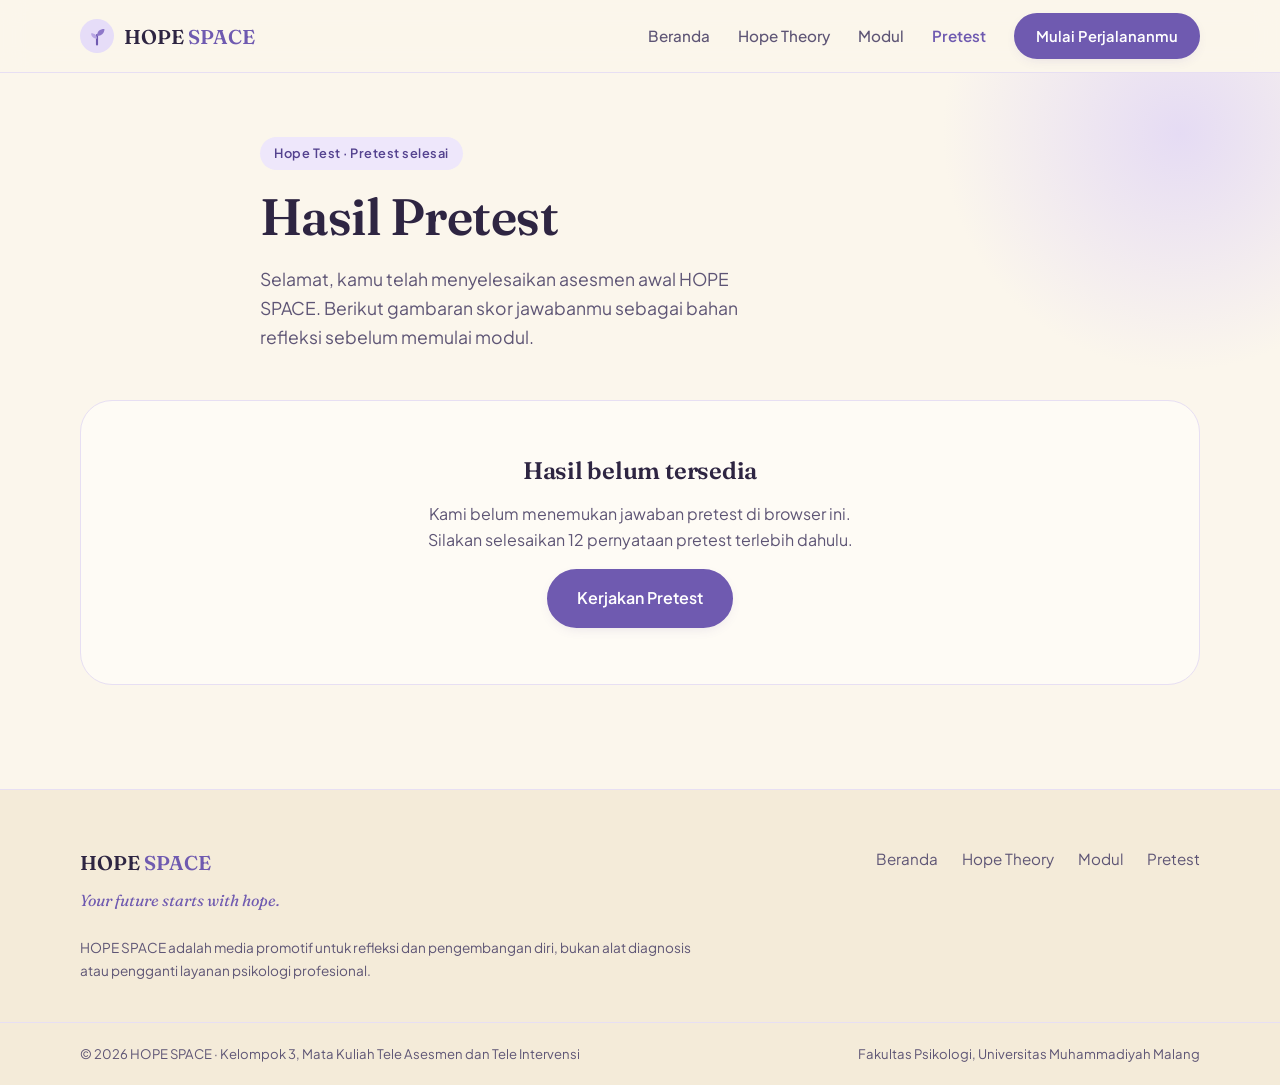
<file: hasil-pretest.html>
<!DOCTYPE html>
<html lang="id">
<head>
  <meta charset="UTF-8">
  <meta name="viewport" content="width=device-width, initial-scale=1">
  <title>Hasil Pretest | HOPE SPACE</title>
  <meta name="description" content="Hasil Pretest Harapan HOPE SPACE: gambaran deskriptif tujuan, cara, dan dorongan untuk refleksi dirimu.">
  <link rel="preconnect" href="https://fonts.googleapis.com">
  <link rel="preconnect" href="https://fonts.gstatic.com" crossorigin>
  <link href="https://fonts.googleapis.com/css2?family=Fraunces:opsz,wght@9..144,500;9..144,600&family=Plus+Jakarta+Sans:wght@400;500;600;700&display=swap" rel="stylesheet">
  <link rel="stylesheet" href="style.css">
</head>
<body>

  <!-- ============ NAVBAR ============ -->
  <header class="navbar" id="top">
    <div class="container navbar__inner">
      <a href="index.html" class="logo" aria-label="HOPE SPACE beranda">
        <svg class="logo__mark" viewBox="0 0 32 32" aria-hidden="true">
          <circle cx="16" cy="16" r="16" fill="#E6DDF8"/>
          <path d="M16 24V15" stroke="#6F5AB0" stroke-width="2" stroke-linecap="round"/>
          <path d="M16 16c0-4 2.5-6.5 7-6.5 0 4-2.6 6.5-7 6.5Z" fill="#8E78C9"/>
          <path d="M16 18.5c0-3-2-5-5.5-5 0 3 2 5 5.5 5Z" fill="#B7A5E3"/>
        </svg>
        <span>HOPE <b>SPACE</b></span>
      </a>

      <nav class="nav" id="nav" aria-label="Navigasi utama">
        <a href="index.html">Beranda</a>
        <a href="index.html#hope-theory">Hope Theory</a>
        <a href="index.html#modul">Modul</a>
        <a href="pretest.html" class="is-active" aria-current="page">Pretest</a>
        <a href="index.html#mulai" class="btn btn--small">Mulai Perjalananmu</a>
      </nav>

      <button class="nav-toggle" id="navToggle" aria-label="Buka menu" aria-expanded="false" aria-controls="nav">
        <span></span><span></span><span></span>
      </button>
    </div>
  </header>

  <main>

    <!-- ============ JUDUL HALAMAN ============ -->
    <section class="page-head">
      <div class="container page-head__inner">
        <span class="eyebrow">Hope Test · Pretest selesai</span>
        <h1>Hasil Pretest</h1>
        <p class="lead">Selamat, kamu telah menyelesaikan asesmen awal HOPE SPACE. Berikut gambaran skor jawabanmu sebagai bahan refleksi sebelum memulai modul.</p>
      </div>
    </section>

    <section class="result">
      <div class="result__wrap">

        <!-- Tampil bila belum ada data pretest -->
        <div class="empty" id="resultEmpty" hidden>
          <h2>Hasil belum tersedia</h2>
          <p>Kami belum menemukan jawaban pretest di browser ini. Silakan selesaikan 12 pernyataan pretest terlebih dahulu.</p>
          <a href="pretest.html" class="btn">Kerjakan Pretest</a>
        </div>

        <div id="resultContent" class="result__content" hidden>

          <!-- Skor total -->
          <div class="total reveal">
            <div class="total__score"><strong id="score-total">–</strong><span>/ 48</span></div>
            <div class="total__body">
              <h2>Skor Total Harapan</h2>
              <p>Jumlah skor dari seluruh 12 pernyataan. Rentang skor total adalah 12–48.</p>
              <div class="bar">
                <div class="bar__track" role="progressbar" aria-label="Skor total" aria-valuemin="12" aria-valuemax="48" aria-valuenow="12"><span class="bar__fill" id="bar-total"></span></div>
                <div class="bar__scale"><span>12</span><span>48</span></div>
              </div>
            </div>
          </div>

          <!-- Skor per aspek -->
          <div class="grid grid--3">
          <article class="card score-card reveal">
            <div class="score-card__top">
              <div class="icon"><svg viewBox="0 0 48 48" fill="none" stroke="currentColor" stroke-width="2.4" stroke-linecap="round" stroke-linejoin="round" aria-hidden="true"><circle cx="24" cy="24" r="16"/><circle cx="24" cy="24" r="9"/><circle cx="24" cy="24" r="2.5" fill="currentColor"/></svg></div>
              <div class="score-card__num"><span id="score-goals">–</span><small> / 16</small></div>
            </div>
            <h3>Goals</h3>
            <span class="tag">Tujuan · Item 1–4</span>
            <p>Berkaitan dengan tujuan yang ingin kamu capai pada masa depan.</p>
            <div class="bar">
              <div class="bar__track" role="progressbar" aria-label="Skor Goals" aria-valuemin="4" aria-valuemax="16" aria-valuenow="4"><span class="bar__fill" id="bar-goals"></span></div>
              <div class="bar__scale"><span>4</span><span>16</span></div>
            </div>
            <ul class="items" id="items-goals" aria-label="Skor per pernyataan Goals"></ul>
          </article>
          <article class="card score-card reveal">
            <div class="score-card__top">
              <div class="icon"><svg viewBox="0 0 48 48" fill="none" stroke="currentColor" stroke-width="2.4" stroke-linecap="round" stroke-linejoin="round" aria-hidden="true"><circle cx="12" cy="36" r="4"/><circle cx="36" cy="12" r="4"/><path d="M16 36h10a6 6 0 0 0 0-12h-4a6 6 0 0 1 0-12h10"/></svg></div>
              <div class="score-card__num"><span id="score-pathways">–</span><small> / 16</small></div>
            </div>
            <h3>Pathways</h3>
            <span class="tag">Jalur · Item 5–8</span>
            <p>Berkaitan dengan cara atau strategi yang kamu pikirkan untuk mencapai tujuan, termasuk mencari alternatif.</p>
            <div class="bar">
              <div class="bar__track" role="progressbar" aria-label="Skor Pathways" aria-valuemin="4" aria-valuemax="16" aria-valuenow="4"><span class="bar__fill" id="bar-pathways"></span></div>
              <div class="bar__scale"><span>4</span><span>16</span></div>
            </div>
            <ul class="items" id="items-pathways" aria-label="Skor per pernyataan Pathways"></ul>
          </article>
          <article class="card score-card reveal">
            <div class="score-card__top">
              <div class="icon"><svg viewBox="0 0 48 48" fill="none" stroke="currentColor" stroke-width="2.4" stroke-linecap="round" stroke-linejoin="round" aria-hidden="true"><path d="M26 6 12 26h10l-2 16 16-22H26Z"/></svg></div>
              <div class="score-card__num"><span id="score-agency">–</span><small> / 16</small></div>
            </div>
            <h3>Agency</h3>
            <span class="tag">Dorongan · Item 9–12</span>
            <p>Berkaitan dengan dorongan dan keyakinan untuk memulai serta mempertahankan usaha mencapai tujuan.</p>
            <div class="bar">
              <div class="bar__track" role="progressbar" aria-label="Skor Agency" aria-valuemin="4" aria-valuemax="16" aria-valuenow="4"><span class="bar__fill" id="bar-agency"></span></div>
              <div class="bar__scale"><span>4</span><span>16</span></div>
            </div>
            <ul class="items" id="items-agency" aria-label="Skor per pernyataan Agency"></ul>
          </article>
          </div>

          <!-- Catatan interpretasi -->
          <div class="note-box reveal">
            <h2>Cara membaca hasilmu</h2>
            <p>Hasil ini merupakan gambaran deskriptif dari jawabanmu saat ini dan digunakan sebagai bahan refleksi diri. Skor tidak menunjukkan diagnosis, penilaian klinis, maupun kategori psikologis tertentu, dan bukan penilaian baik atau buruk atas dirimu.</p>
            <p>Instrumen ini belum diuji secara psikometrik pada siswa SMA, sehingga hasilnya perlu dibaca dengan hati-hati. Skor yang lebih tinggi hanya menunjukkan jawaban yang lebih banyak mengarah pada "benar" pada aspek tersebut.</p>
          </div>

          <div class="result__actions">
            <a href="discover-your-hope.html" class="btn" id="startModule">Mulai Modul 1</a>
            <a href="pretest.html" class="btn btn--ghost">Kerjakan Ulang Pretest</a>
          </div>

        </div>
      </div>
    </section>

  </main>

  <!-- ============ FOOTER ============ -->
  <footer class="footer">
    <div class="container footer__inner">
      <div class="footer__brand">
        <a href="index.html" class="logo logo--footer"><span>HOPE <b>SPACE</b></span></a>
        <p>Your future starts with hope.</p>
      </div>
      <nav class="footer__nav" aria-label="Navigasi footer">
        <a href="index.html">Beranda</a>
        <a href="index.html#hope-theory">Hope Theory</a>
        <a href="index.html#modul">Modul</a>
        <a href="pretest.html">Pretest</a>
      </nav>
      <p class="footer__disclaimer">HOPE SPACE adalah media promotif untuk refleksi dan pengembangan diri, bukan alat diagnosis atau pengganti layanan psikologi profesional.</p>
    </div>
    <div class="footer__bar">
      <div class="container">
        <span>© 2026 HOPE SPACE · Kelompok 3, Mata Kuliah Tele Asesmen dan Tele Intervensi</span>
        <span>Fakultas Psikologi, Universitas Muhammadiyah Malang</span>
      </div>
    </div>
  </footer>

  <script src="main.js"></script>
  <script src="hasil-pretest.js"></script>
</body>
</html>
</file>
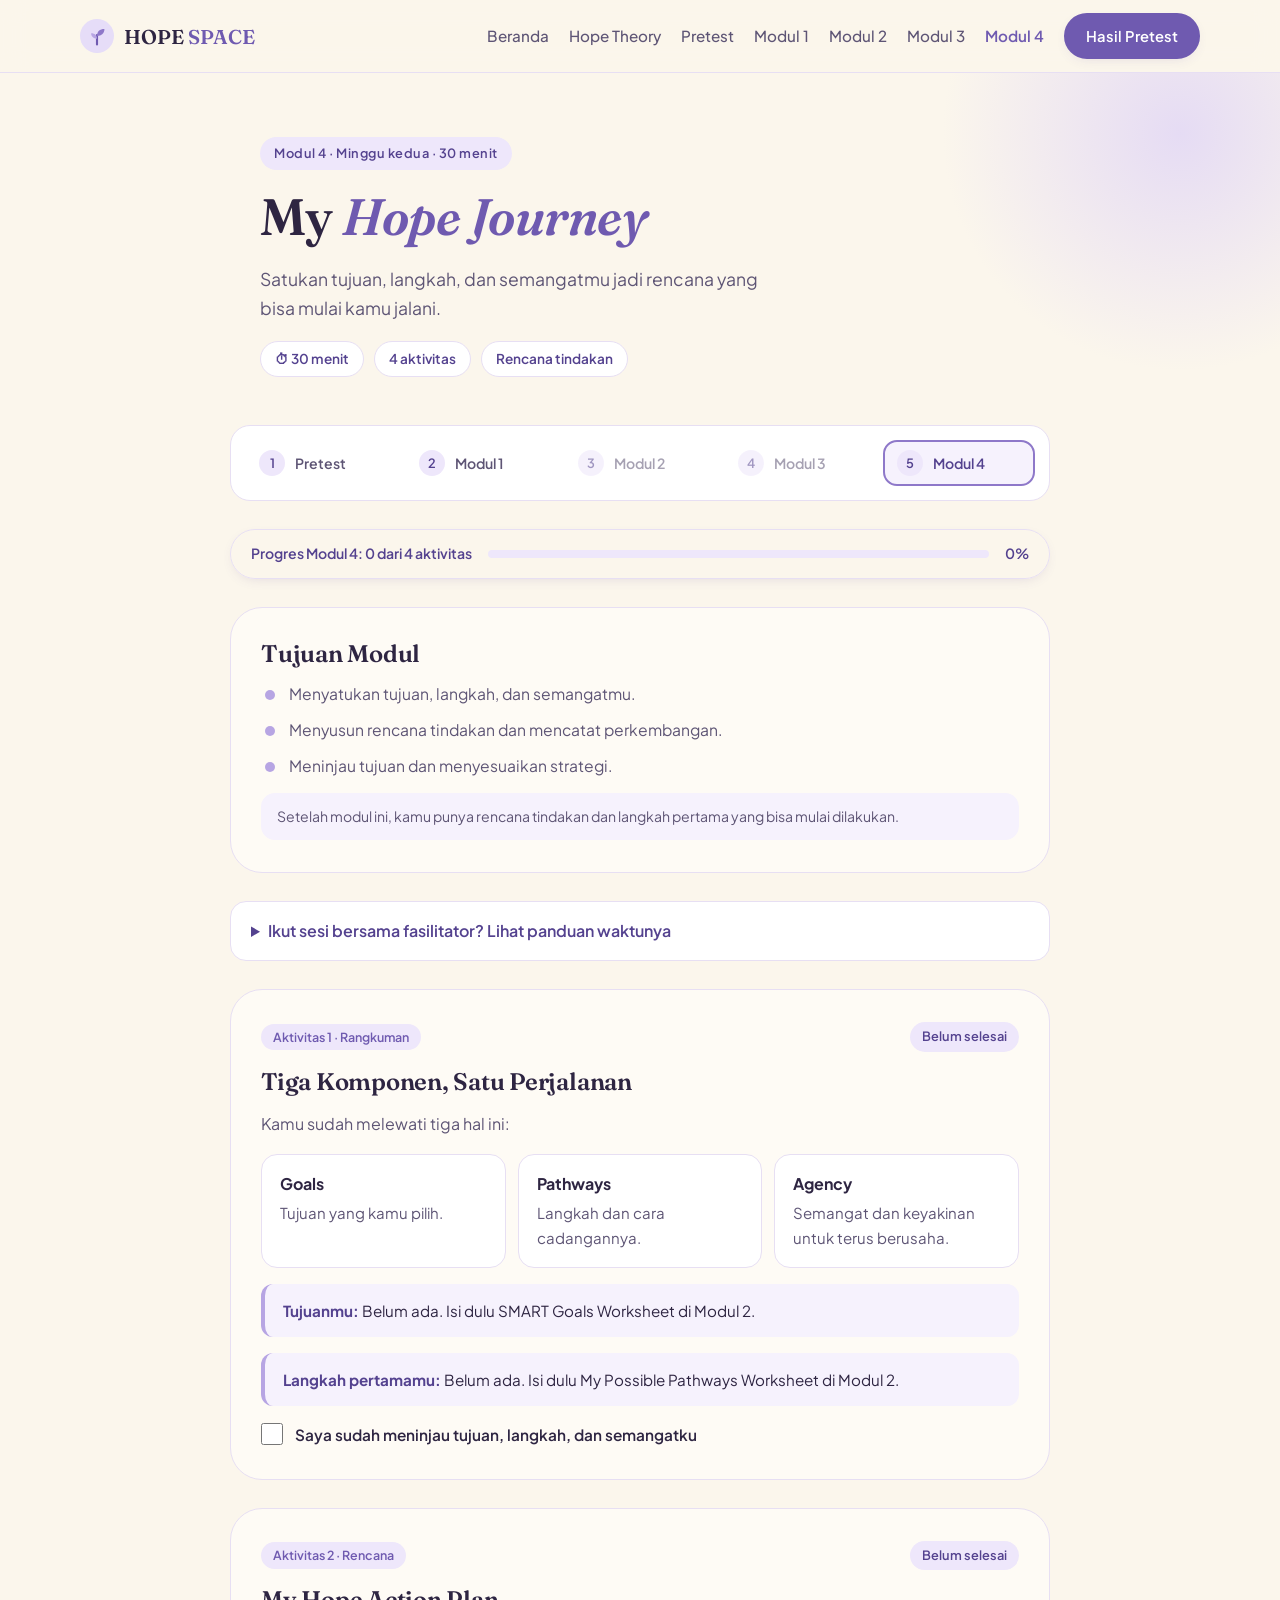
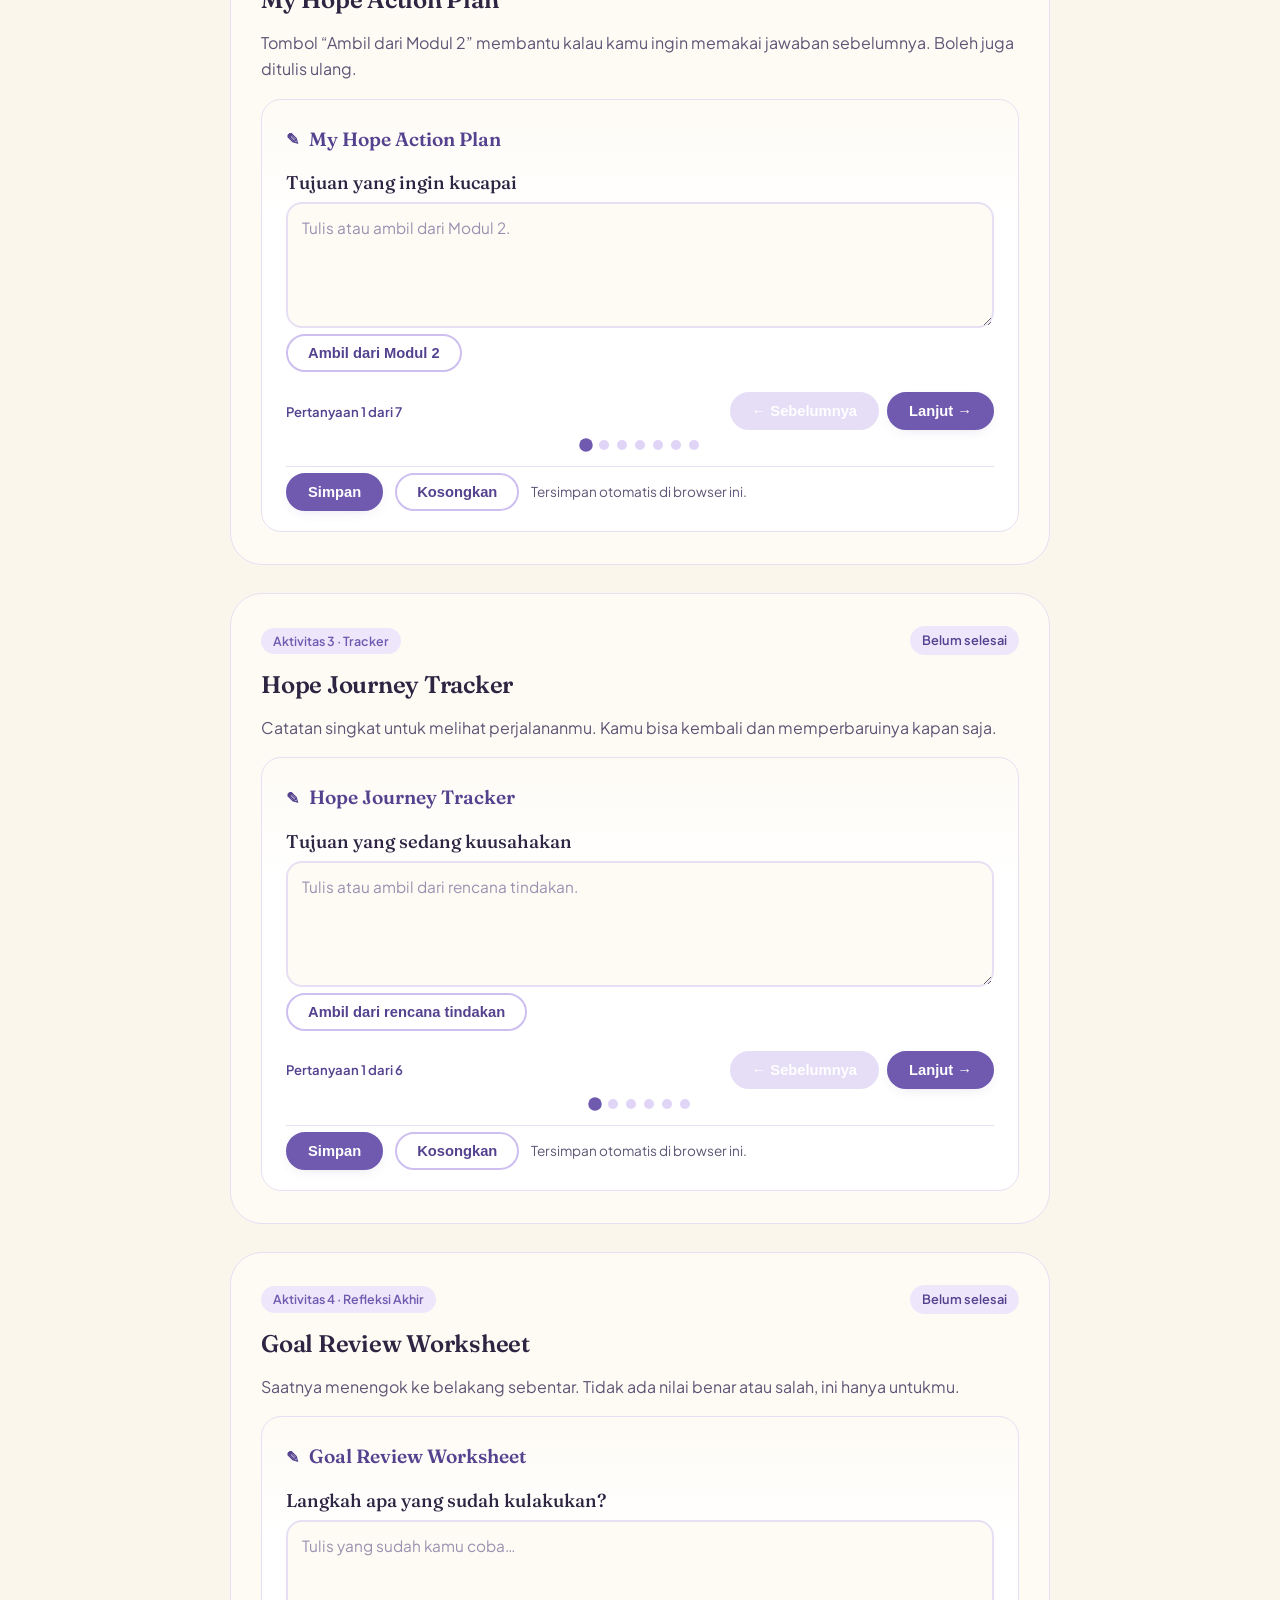
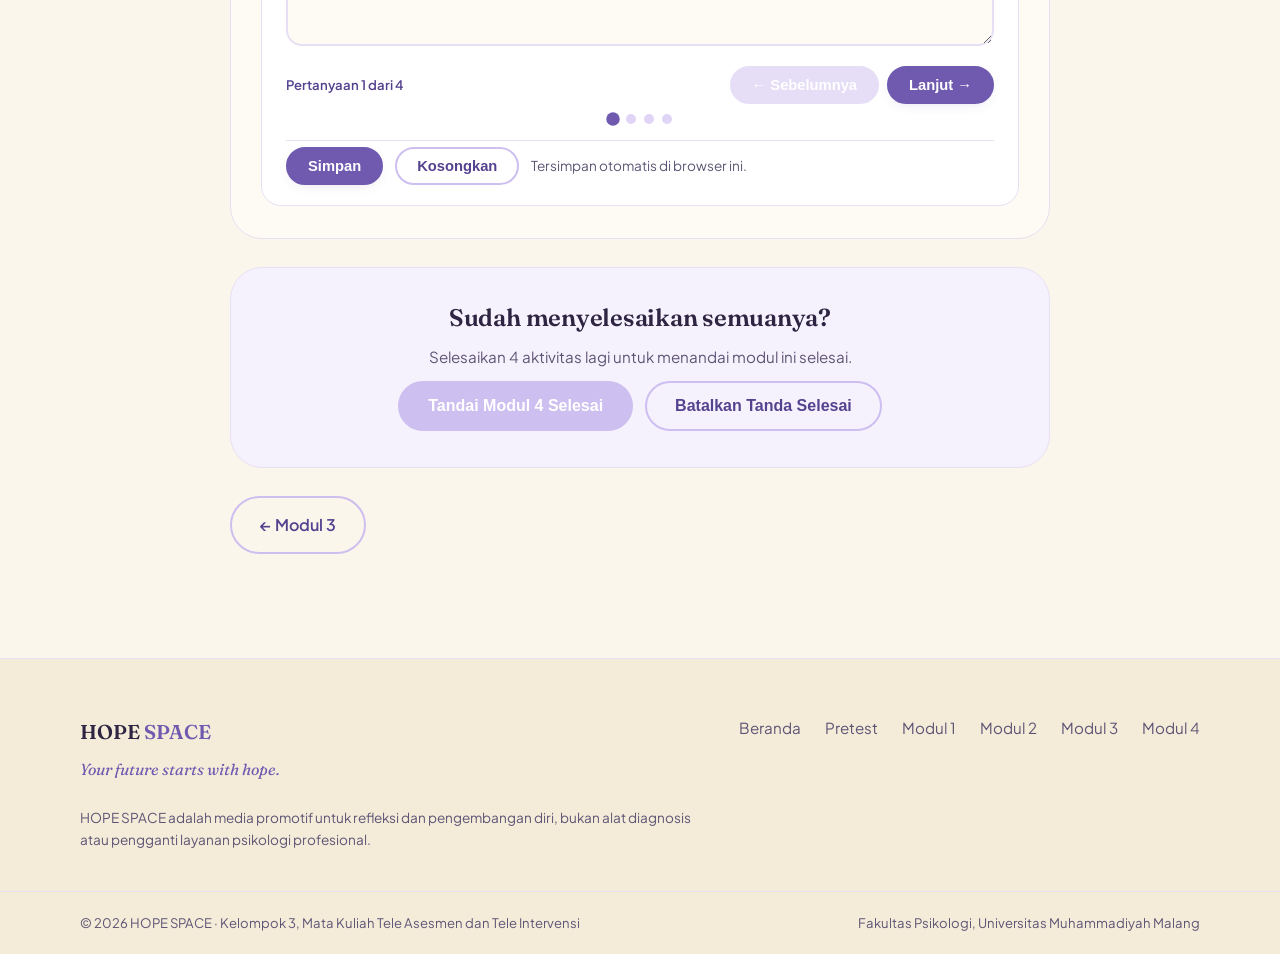
<file: my-hope-journey.html>
<!DOCTYPE html>
<html lang="id">
<head>
  <meta charset="UTF-8">
  <meta name="viewport" content="width=device-width, initial-scale=1">
  <title>Modul 4: My Hope Journey | HOPE SPACE</title>
  <meta name="description" content="Modul 4 HOPE SPACE: susun rencana tindakan, catat perkembangan, dan tinjau tujuanmu.">
  <link rel="preconnect" href="https://fonts.googleapis.com">
  <link rel="preconnect" href="https://fonts.gstatic.com" crossorigin>
  <link href="https://fonts.googleapis.com/css2?family=Fraunces:opsz,wght@9..144,500;9..144,600&family=Plus+Jakarta+Sans:wght@400;500;600;700&display=swap" rel="stylesheet">
  <link rel="stylesheet" href="style.css">
  <link rel="stylesheet" href="modul.css">
</head>
<body>
  <header class="navbar" id="top">
    <div class="container navbar__inner">
      <a href="index.html" class="logo" aria-label="HOPE SPACE beranda">
        <svg class="logo__mark" viewBox="0 0 32 32" aria-hidden="true">
          <circle cx="16" cy="16" r="16" fill="#E6DDF8"/>
          <path d="M16 24V15" stroke="#6F5AB0" stroke-width="2" stroke-linecap="round"/>
          <path d="M16 16c0-4 2.5-6.5 7-6.5 0 4-2.6 6.5-7 6.5Z" fill="#8E78C9"/>
          <path d="M16 18.5c0-3-2-5-5.5-5 0 3 2 5 5.5 5Z" fill="#B7A5E3"/>
        </svg>
        <span>HOPE <b>SPACE</b></span>
      </a>
      <nav class="nav" id="nav" aria-label="Navigasi utama">
        <a href="index.html">Beranda</a>
        <a href="index.html#hope-theory">Hope Theory</a>
        <a href="pretest.html">Pretest</a>
        <a href="discover-your-hope.html">Modul 1</a>
        <a href="set-goals-find-pathways.html">Modul 2</a>
        <a href="build-your-agency.html">Modul 3</a>
        <a href="my-hope-journey.html" class="is-active" aria-current="page">Modul 4</a>
        <a href="hasil-pretest.html" class="btn btn--small">Hasil Pretest</a>
      </nav>
      <button class="nav-toggle" id="navToggle" aria-label="Buka menu" aria-expanded="false" aria-controls="nav"><span></span><span></span><span></span></button>
    </div>
  </header>

  <main>

    <section class="page-head">
      <div class="container page-head__inner">
        <span class="eyebrow">Modul 4 · Minggu kedua · 30 menit</span>
        <h1>My <em>Hope Journey</em></h1>
        <p class="lead">Satukan tujuan, langkah, dan semangatmu jadi rencana yang bisa mulai kamu jalani.</p>
        <div class="chips"><span class="chip">⏱ 30 menit</span><span class="chip">4 aktivitas</span><span class="chip">Rencana tindakan</span></div>
      </div>
    </section>
    <div class="mod">
      <nav class="journey" aria-label="Perjalanan HOPE SPACE"><a class="journey__step" data-step="pre" href="hasil-pretest.html"><i>1</i>Pretest</a><a class="journey__step" data-step="m1" href="discover-your-hope.html"><i>2</i>Modul 1</a><a class="journey__step" data-step="m2" href="set-goals-find-pathways.html"><i>3</i>Modul 2</a><a class="journey__step" data-step="m3" href="build-your-agency.html"><i>4</i>Modul 3</a><a class="journey__step is-current" data-step="m4" href="my-hope-journey.html" aria-current="step"><i>5</i>Modul 4</a></nav>
      <div class="progress" aria-live="polite"><span class="progress__text" id="progText">Progres</span><div class="progress__bar" id="progBar" role="progressbar" aria-label="Progres modul" aria-valuemin="0" aria-valuemax="100" aria-valuenow="0"><span class="progress__fill" id="progFill"></span></div><span class="progress__text" id="progPct">0%</span></div>

      <section class="instruction reveal" aria-labelledby="tujuan">
        <h2 id="tujuan">Tujuan Modul</h2>
        <ul><li>Menyatukan tujuan, langkah, dan semangatmu.</li><li>Menyusun rencana tindakan dan mencatat perkembangan.</li><li>Meninjau tujuan dan menyesuaikan strategi.</li></ul>
        <p class="instruction__note">Setelah modul ini, kamu punya rencana tindakan dan langkah pertama yang bisa mulai dilakukan.</p>
      </section>

      <details class="acc acc--flow reveal"><summary>Ikut sesi bersama fasilitator? Lihat panduan waktunya</summary>
        <ol class="flow"><li><b>5 menit</b><span><strong>Pembukaan.</strong> Mengulas materi sesi sebelumnya.</span></li><li><b>5 menit</b><span><strong>Refleksi diri.</strong> Meninjau tujuan, strategi, dan motivasi.</span></li><li><b>10 menit</b><span><strong>Penyusunan rencana.</strong> Membuat My Hope Action Plan.</span></li><li><b>5 menit</b><span><strong>Refleksi akhir.</strong> Menulis komitmen dan langkah pertama.</span></li><li><b>5 menit</b><span><strong>Penutup.</strong> Menyimpulkan program dan arahan evaluasi akhir.</span></li></ol></details>

      <article class="block act reveal" data-act="d1" aria-labelledby="d1t">
        <div class="block__top"><span class="tag">Aktivitas 1 · Rangkuman</span><span class="status">Belum selesai</span></div>
        <h2 id="d1t">Tiga Komponen, Satu Perjalanan</h2>
        <p>Kamu sudah melewati tiga hal ini:</p><div class="duo trio"><div><strong>Goals</strong><p>Tujuan yang kamu pilih.</p></div><div><strong>Pathways</strong><p>Langkah dan cara cadangannya.</p></div><div><strong>Agency</strong><p>Semangat dan keyakinan untuk terus berusaha.</p></div></div><div class="recall"><strong>Tujuanmu:</strong> <em data-recall="2:s1" data-empty="Belum ada. Isi dulu SMART Goals Worksheet di Modul 2.">–</em></div><div class="recall"><strong>Langkah pertamamu:</strong> <em data-recall="2:p2" data-empty="Belum ada. Isi dulu My Possible Pathways Worksheet di Modul 2.">–</em></div><label class="check"><input type="checkbox" data-check="d1"><span>Saya sudah meninjau tujuan, langkah, dan semangatku</span></label>
      </article>

      <article class="block act reveal" data-act="d2" data-fields="d2,d3,d4,d5,d6,d7,d8" aria-labelledby="d2t">
        <div class="block__top"><span class="tag">Aktivitas 2 · Rencana</span><span class="status">Belum selesai</span></div>
        <h2 id="d2t">My Hope Action Plan</h2>
        <p>Tombol “Ambil dari Modul 2” membantu kalau kamu ingin memakai jawaban sebelumnya. Boleh juga ditulis ulang.</p><div class="ws"><div class="ws__title">My Hope Action Plan</div><div class="field"><label for="d2">Tujuan yang ingin kucapai</label><textarea id="d2" data-field="d2" rows="4" placeholder="Tulis atau ambil dari Modul 2."></textarea><button type="button" class="btn btn--small btn--ghost copybtn" data-copy-from="2:s1" data-copy-to="d2">Ambil dari Modul 2</button></div><div class="field"><label for="d3">Langkah yang akan kulakukan</label><textarea id="d3" data-field="d3" rows="4" placeholder="Tulis 2–3 langkah saja."></textarea><button type="button" class="btn btn--small btn--ghost copybtn" data-copy-from="2:p3" data-copy-to="d3">Ambil dari Modul 2</button></div><div class="field"><label for="d4">Kapan aku akan melakukannya?</label><textarea id="d4" data-field="d4" rows="4" placeholder="Misalnya: setiap Sabtu pagi, mulai minggu depan…"></textarea><button type="button" class="btn btn--small btn--ghost copybtn" data-copy-from="2:s7" data-copy-to="d4">Ambil target waktu dari Modul 2</button></div><div class="field"><label for="d5">Hambatan yang mungkin kuhadapi</label><textarea id="d5" data-field="d5" rows="4" placeholder="Tulis atau ambil dari Modul 2."></textarea><button type="button" class="btn btn--small btn--ghost copybtn" data-copy-from="2:p5" data-copy-to="d5">Ambil dari Modul 2</button></div><div class="field"><label for="d6">Strategi alternatifku</label><small>Kalau cara pertama belum berhasil.</small><textarea id="d6" data-field="d6" rows="4" placeholder="Tulis atau ambil dari Modul 2."></textarea><button type="button" class="btn btn--small btn--ghost copybtn" data-copy-from="2:p6" data-copy-to="d6">Ambil dari Modul 2</button></div><div class="field"><label for="d7">Cara aku menjaga semangat</label><textarea id="d7" data-field="d7" rows="4" placeholder="Misalnya: baca kartu semangat, cerita ke teman…"></textarea></div><div class="field"><label for="d8">Langkah pertama yang akan kulakukan</label><small>Satu langkah kecil yang bisa dimulai segera.</small><textarea id="d8" data-field="d8" rows="4" placeholder="Aku akan mulai dengan…"></textarea></div><div class="ws__bar"><button type="button" class="btn btn--small" data-save>Simpan</button><button type="button" class="btn btn--small btn--ghost" data-reset="d2">Kosongkan</button><span class="ws__status" role="status">Tersimpan otomatis di browser ini.</span></div></div>
      </article>

      <article class="block act reveal" data-act="d3" data-fields="t1,t2,t3,t4,t5,t6" aria-labelledby="d3t">
        <div class="block__top"><span class="tag">Aktivitas 3 · Tracker</span><span class="status">Belum selesai</span></div>
        <h2 id="d3t">Hope Journey Tracker</h2>
        <p>Catatan singkat untuk melihat perjalananmu. Kamu bisa kembali dan memperbaruinya kapan saja.</p><div class="ws"><div class="ws__title">Hope Journey Tracker</div><div class="field"><label for="t1">Tujuan yang sedang kuusahakan</label><textarea id="t1" data-field="t1" rows="4" placeholder="Tulis atau ambil dari rencana tindakan."></textarea><button type="button" class="btn btn--small btn--ghost copybtn" data-copy-from="d2" data-copy-to="t1">Ambil dari rencana tindakan</button></div><div class="field"><label for="t2">Langkah yang sudah kulakukan</label><textarea id="t2" data-field="t2" rows="4" placeholder="Sekecil apa pun tetap dicatat."></textarea></div><div class="field"><label for="t3">Perkembangan yang sudah kucapai</label><textarea id="t3" data-field="t3" rows="4" placeholder="Apa yang berubah sejauh ini?"></textarea></div><div class="field"><label for="t4">Hambatan yang kutemukan</label><textarea id="t4" data-field="t4" rows="4" placeholder="Apa yang membuatku sulit melangkah?"></textarea></div><div class="field"><label for="t5">Alternatif tindakan yang akan kucoba</label><textarea id="t5" data-field="t5" rows="4" placeholder="Cara lain yang akan kucoba…"></textarea></div><div class="field"><label for="t6">Langkah berikutnya</label><textarea id="t6" data-field="t6" rows="4" placeholder="Apa yang akan kulakukan selanjutnya?"></textarea></div><div class="ws__bar"><button type="button" class="btn btn--small" data-save>Simpan</button><button type="button" class="btn btn--small btn--ghost" data-reset="d3">Kosongkan</button><span class="ws__status" role="status">Tersimpan otomatis di browser ini.</span></div></div>
      </article>

      <article class="block act reveal" data-act="d4" data-fields="r1,r2,r3,r4" aria-labelledby="d4t">
        <div class="block__top"><span class="tag">Aktivitas 4 · Refleksi Akhir</span><span class="status">Belum selesai</span></div>
        <h2 id="d4t">Goal Review Worksheet</h2>
        <p>Saatnya menengok ke belakang sebentar. Tidak ada nilai benar atau salah, ini hanya untukmu.</p><div class="ws"><div class="ws__title">Goal Review Worksheet</div><div class="field"><label for="r1">Langkah apa yang sudah kulakukan?</label><textarea id="r1" data-field="r1" rows="4" placeholder="Tulis yang sudah kamu coba…"></textarea></div><div class="field"><label for="r2">Hambatan apa yang kutemui?</label><textarea id="r2" data-field="r2" rows="4" placeholder="Apa yang terasa sulit?"></textarea></div><div class="field"><label for="r3">Strategi apa yang perlu kusesuaikan?</label><textarea id="r3" data-field="r3" rows="4" placeholder="Apa yang ingin kuubah atau kucoba lagi?"></textarea></div><div class="field"><label for="r4">Komitmenku untuk melanjutkan perjalanan ini</label><small>Tulis janji kecil untuk dirimu sendiri.</small><textarea id="r4" data-field="r4" rows="4" placeholder="Aku berkomitmen untuk…"></textarea></div><div class="ws__bar"><button type="button" class="btn btn--small" data-save>Simpan</button><button type="button" class="btn btn--small btn--ghost" data-reset="d4">Kosongkan</button><span class="ws__status" role="status">Tersimpan otomatis di browser ini.</span></div></div>
      </article>

      <div class="complete" id="complete"><h2 id="completeTitle">Sudah menyelesaikan semuanya?</h2><p id="completeHint"></p><div class="complete__row"><button type="button" class="btn" id="doneBtn" disabled>Tandai Modul 4 Selesai</button><button type="button" class="btn btn--ghost" id="undoBtn" hidden>Batalkan Tanda Selesai</button></div></div>

      <div class="pager"><a href="build-your-agency.html" class="btn btn--ghost">← Modul 3</a></div>
    </div>
  </main>

  <footer class="footer">
    <div class="container footer__inner">
      <div class="footer__brand">
        <a href="index.html" class="logo logo--footer"><span>HOPE <b>SPACE</b></span></a>
        <p>Your future starts with hope.</p>
      </div>
      <nav class="footer__nav" aria-label="Navigasi footer">
        <a href="index.html">Beranda</a>
        <a href="pretest.html">Pretest</a>
        <a href="discover-your-hope.html">Modul 1</a>
        <a href="set-goals-find-pathways.html">Modul 2</a>
        <a href="build-your-agency.html">Modul 3</a>
        <a href="my-hope-journey.html">Modul 4</a>
      </nav>
      <p class="footer__disclaimer">HOPE SPACE adalah media promotif untuk refleksi dan pengembangan diri, bukan alat diagnosis atau pengganti layanan psikologi profesional.</p>
    </div>
    <div class="footer__bar">
      <div class="container">
        <span>© 2026 HOPE SPACE · Kelompok 3, Mata Kuliah Tele Asesmen dan Tele Intervensi</span>
        <span>Fakultas Psikologi, Universitas Muhammadiyah Malang</span>
      </div>
    </div>
  </footer>

  <script src="main.js"></script>
  <script>window.MODULE = { id: 4, doneText: "Selamat! Kamu sudah menyelesaikan seluruh modul HOPE SPACE. Terus lanjutkan langkah kecilmu, ya." };</script>
  <script src="modul.js"></script>
</body>
</html>
</file>
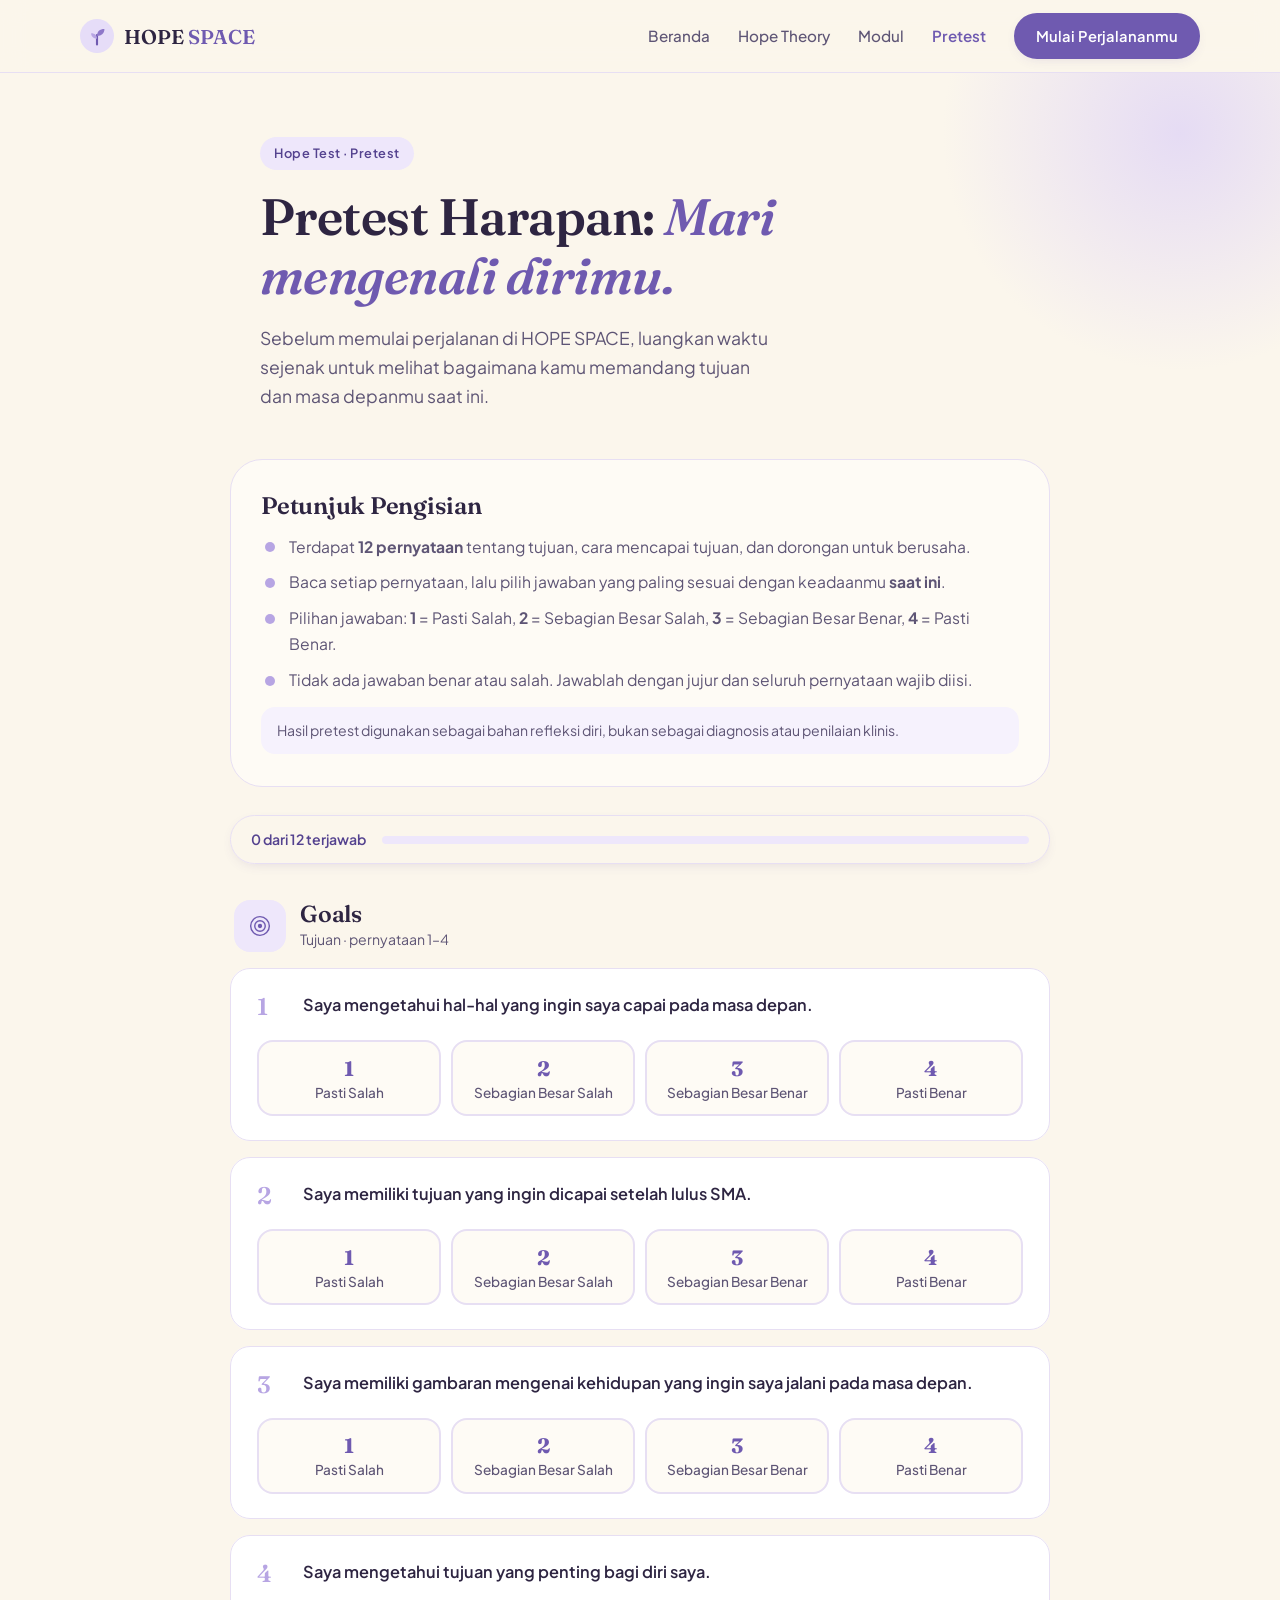
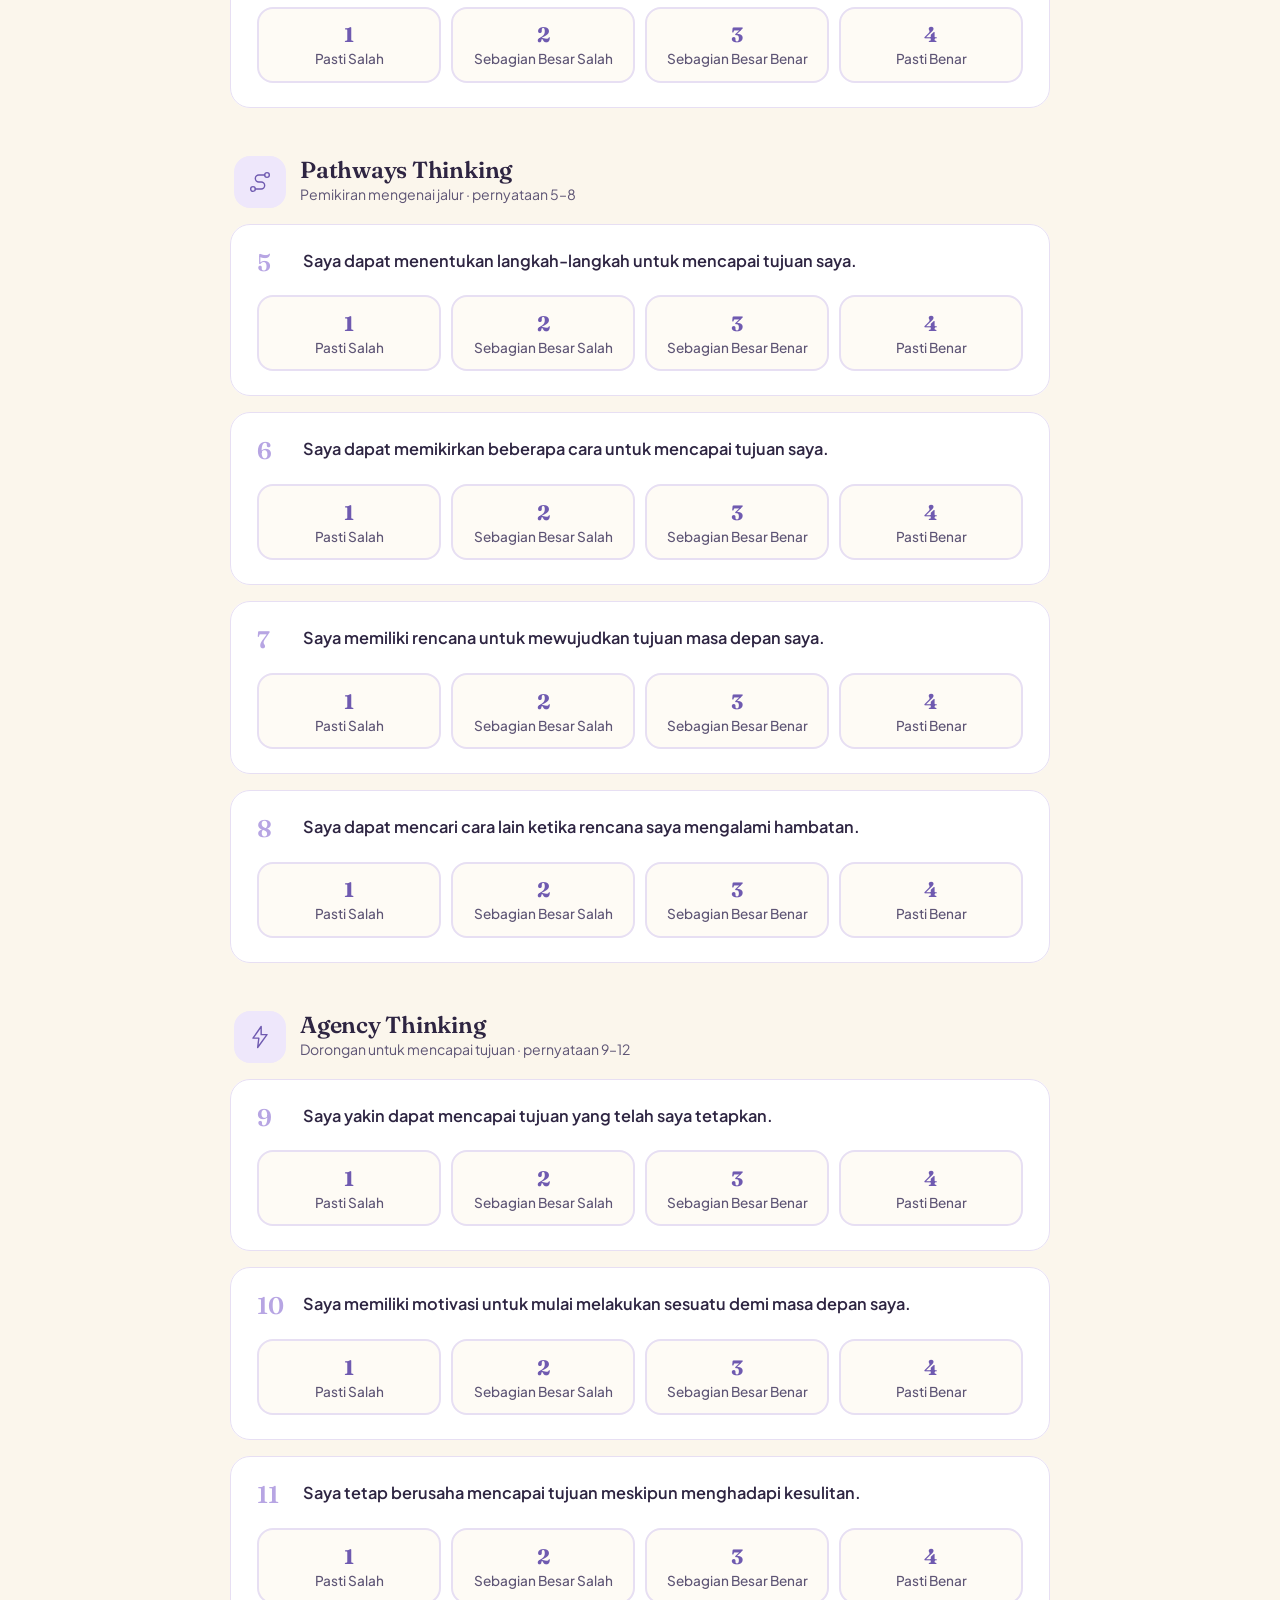
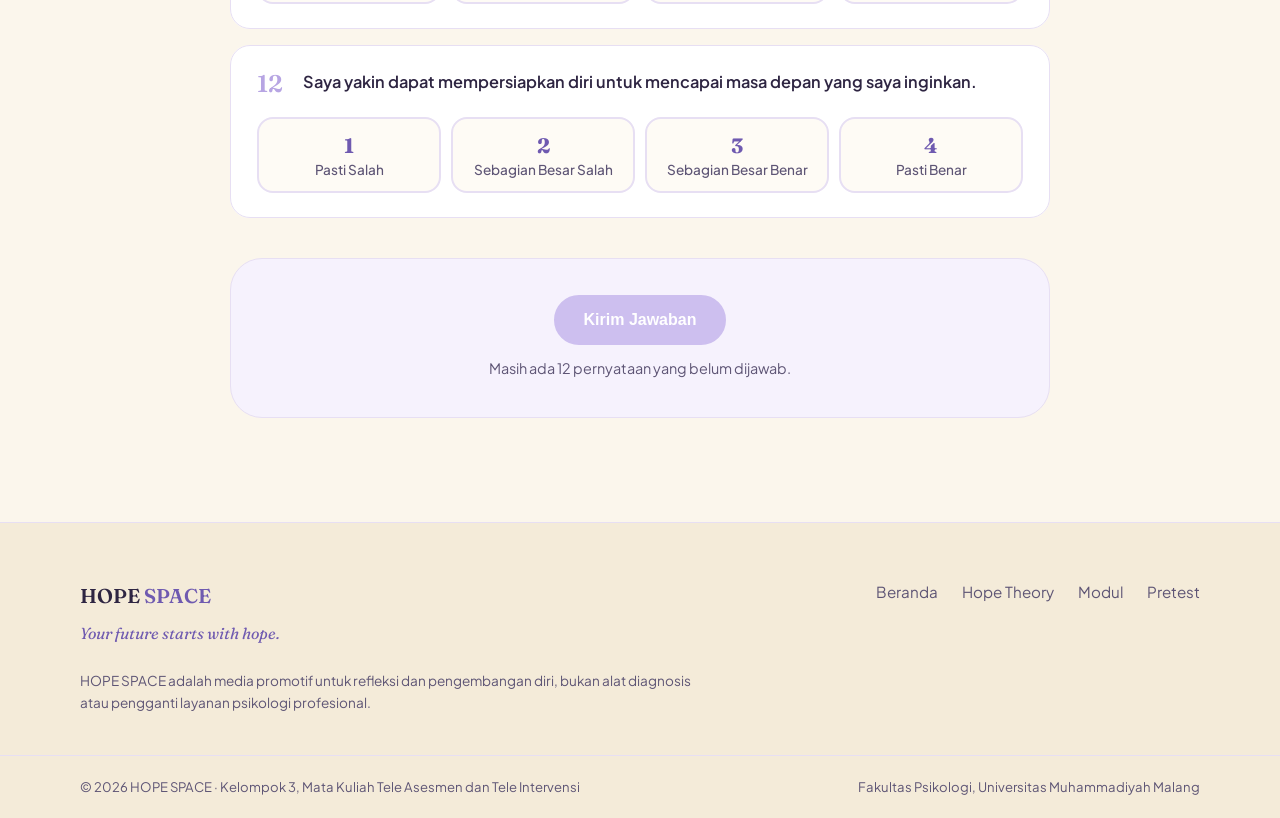
<file: pretest.html>
<!DOCTYPE html>
<html lang="id">
<head>
  <meta charset="UTF-8">
  <meta name="viewport" content="width=device-width, initial-scale=1">
  <title>Pretest Harapan | HOPE SPACE</title>
  <meta name="description" content="Pretest Harapan HOPE SPACE: 12 pernyataan untuk membantumu merefleksikan tujuan, cara, dan dorongan menuju masa depan.">
  <link rel="preconnect" href="https://fonts.googleapis.com">
  <link rel="preconnect" href="https://fonts.gstatic.com" crossorigin>
  <link href="https://fonts.googleapis.com/css2?family=Fraunces:opsz,wght@9..144,500;9..144,600&family=Plus+Jakarta+Sans:wght@400;500;600;700&display=swap" rel="stylesheet">
  <link rel="stylesheet" href="style.css">
</head>
<body>

  <!-- ============ NAVBAR ============ -->
  <header class="navbar" id="top">
    <div class="container navbar__inner">
      <a href="index.html" class="logo" aria-label="HOPE SPACE beranda">
        <svg class="logo__mark" viewBox="0 0 32 32" aria-hidden="true">
          <circle cx="16" cy="16" r="16" fill="#E6DDF8"/>
          <path d="M16 24V15" stroke="#6F5AB0" stroke-width="2" stroke-linecap="round"/>
          <path d="M16 16c0-4 2.5-6.5 7-6.5 0 4-2.6 6.5-7 6.5Z" fill="#8E78C9"/>
          <path d="M16 18.5c0-3-2-5-5.5-5 0 3 2 5 5.5 5Z" fill="#B7A5E3"/>
        </svg>
        <span>HOPE <b>SPACE</b></span>
      </a>

      <nav class="nav" id="nav" aria-label="Navigasi utama">
        <a href="index.html">Beranda</a>
        <a href="index.html#hope-theory">Hope Theory</a>
        <a href="index.html#modul">Modul</a>
        <a href="pretest.html" class="is-active" aria-current="page">Pretest</a>
        <a href="index.html#mulai" class="btn btn--small">Mulai Perjalananmu</a>
      </nav>

      <button class="nav-toggle" id="navToggle" aria-label="Buka menu" aria-expanded="false" aria-controls="nav">
        <span></span><span></span><span></span>
      </button>
    </div>
  </header>

  <main>

    <!-- ============ JUDUL HALAMAN ============ -->
    <section class="page-head">
      <div class="container page-head__inner">
        <span class="eyebrow">Hope Test · Pretest</span>
        <h1>Pretest Harapan: <em>Mari mengenali dirimu.</em></h1>
        <p class="lead">Sebelum memulai perjalanan di HOPE SPACE, luangkan waktu sejenak untuk melihat bagaimana kamu memandang tujuan dan masa depanmu saat ini.</p>
      </div>
    </section>

    <section class="pretest">
      <div class="pretest__wrap">

        <!-- ============ INSTRUKSI ============ -->
        <div class="instruction">
          <h2>Petunjuk Pengisian</h2>
          <ul>
            <li>Terdapat <strong>12 pernyataan</strong> tentang tujuan, cara mencapai tujuan, dan dorongan untuk berusaha.</li>
            <li>Baca setiap pernyataan, lalu pilih jawaban yang paling sesuai dengan keadaanmu <strong>saat ini</strong>.</li>
            <li>Pilihan jawaban: <strong>1</strong> = Pasti Salah, <strong>2</strong> = Sebagian Besar Salah, <strong>3</strong> = Sebagian Besar Benar, <strong>4</strong> = Pasti Benar.</li>
            <li>Tidak ada jawaban benar atau salah. Jawablah dengan jujur dan seluruh pernyataan wajib diisi.</li>
          </ul>
          <p class="instruction__note">Hasil pretest digunakan sebagai bahan refleksi diri, bukan sebagai diagnosis atau penilaian klinis.</p>
        </div>

        <!-- ============ PROGRES ============ -->
        <div class="progress" role="status" aria-live="polite">
          <span class="progress__text" id="progressText">0 dari 12 terjawab</span>
          <div class="progress__bar" id="progressBar" role="progressbar" aria-label="Progres pengisian" aria-valuemin="0" aria-valuemax="12" aria-valuenow="0">
            <span class="progress__fill" id="progressFill"></span>
          </div>
        </div>

        <!-- ============ FORM ============ -->
        <form id="pretestForm" novalidate>
          <div id="questions" style="display:flex;flex-direction:column;gap:40px">
            <noscript><p>Halaman ini memerlukan JavaScript untuk menampilkan pernyataan.</p></noscript>
          </div>

          <div class="submit" style="margin-top:40px">
            <button type="submit" class="btn" id="submitBtn" disabled>Kirim Jawaban</button>
            <p class="submit__hint" id="submitHint" aria-live="polite">Masih ada 12 pernyataan yang belum dijawab.</p>
          </div>
        </form>

      </div>
    </section>

  </main>

  <!-- ============ FOOTER ============ -->
  <footer class="footer">
    <div class="container footer__inner">
      <div class="footer__brand">
        <a href="index.html" class="logo logo--footer"><span>HOPE <b>SPACE</b></span></a>
        <p>Your future starts with hope.</p>
      </div>
      <nav class="footer__nav" aria-label="Navigasi footer">
        <a href="index.html">Beranda</a>
        <a href="index.html#hope-theory">Hope Theory</a>
        <a href="index.html#modul">Modul</a>
        <a href="pretest.html">Pretest</a>
      </nav>
      <p class="footer__disclaimer">HOPE SPACE adalah media promotif untuk refleksi dan pengembangan diri, bukan alat diagnosis atau pengganti layanan psikologi profesional.</p>
    </div>
    <div class="footer__bar">
      <div class="container">
        <span>© 2026 HOPE SPACE · Kelompok 3, Mata Kuliah Tele Asesmen dan Tele Intervensi</span>
        <span>Fakultas Psikologi, Universitas Muhammadiyah Malang</span>
      </div>
    </div>
  </footer>

  <script src="main.js"></script>
  <script src="pretest.js"></script>
</body>
</html>
</file>
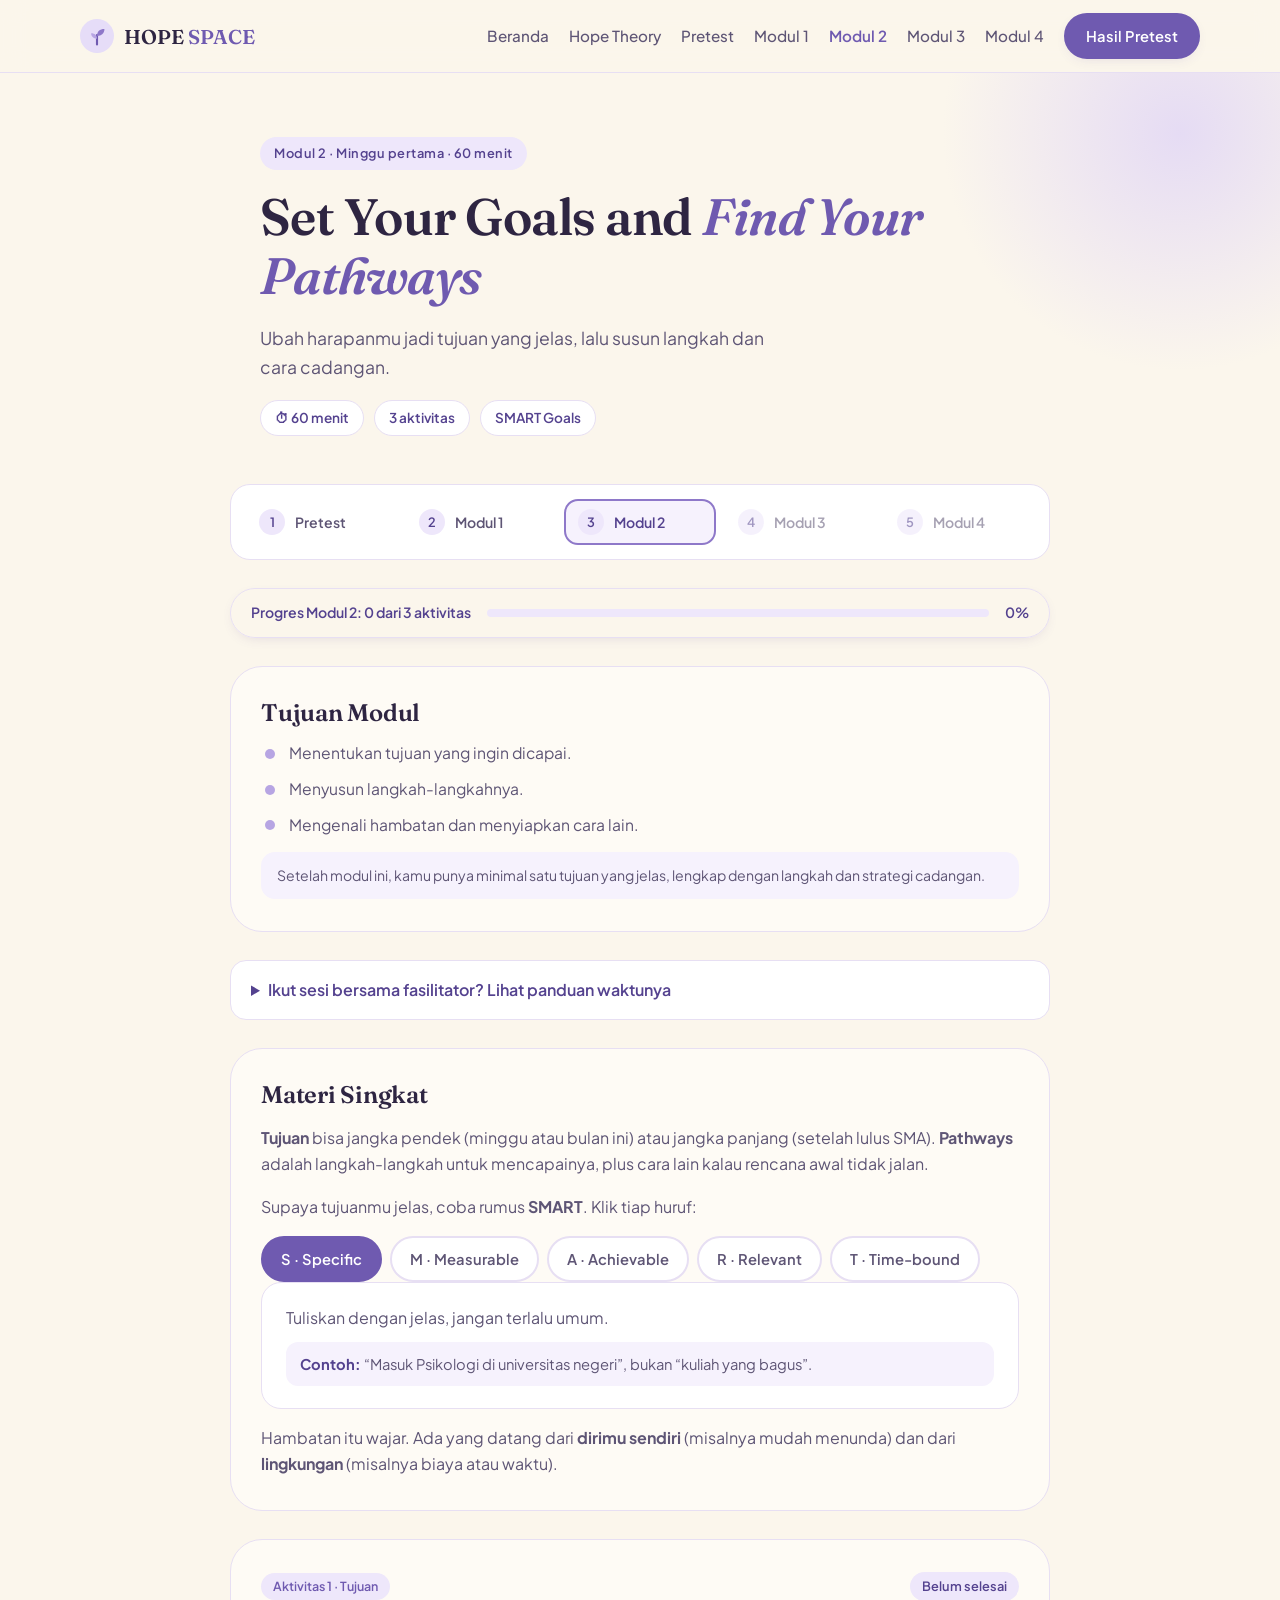
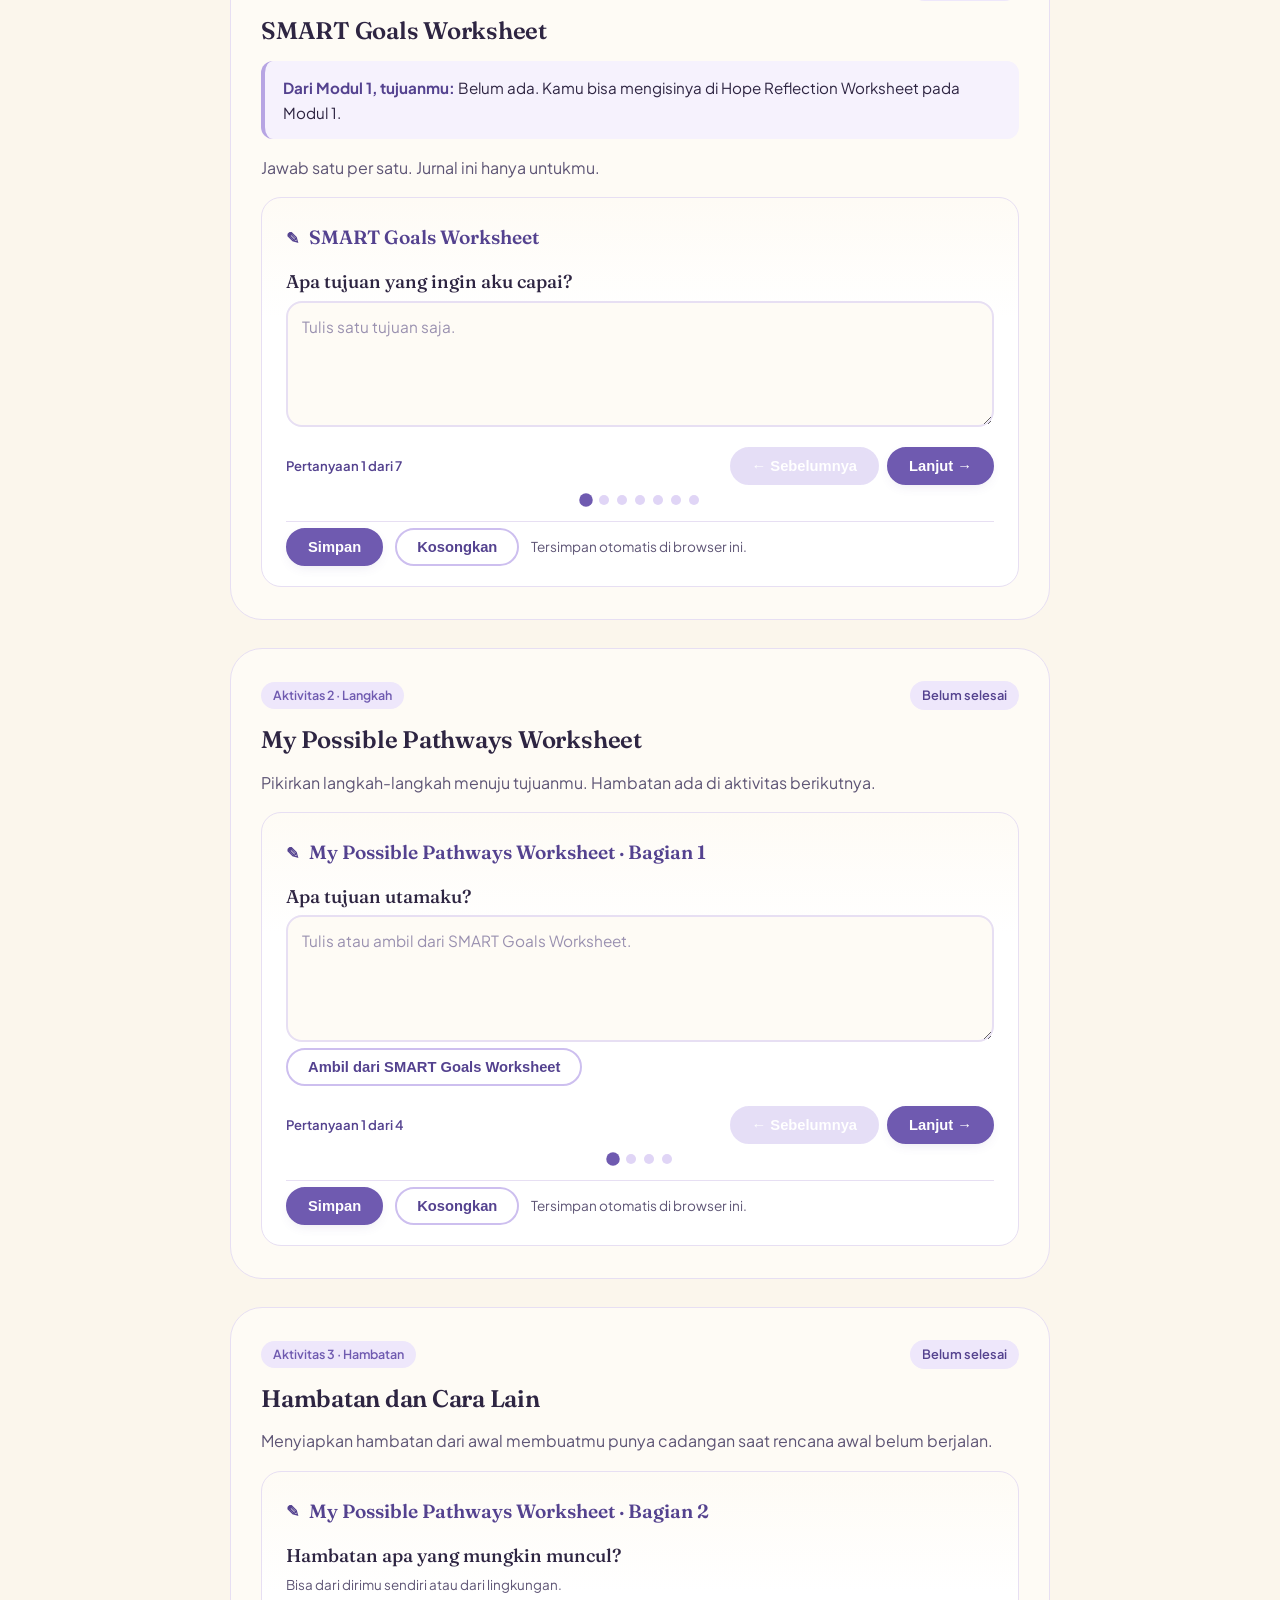
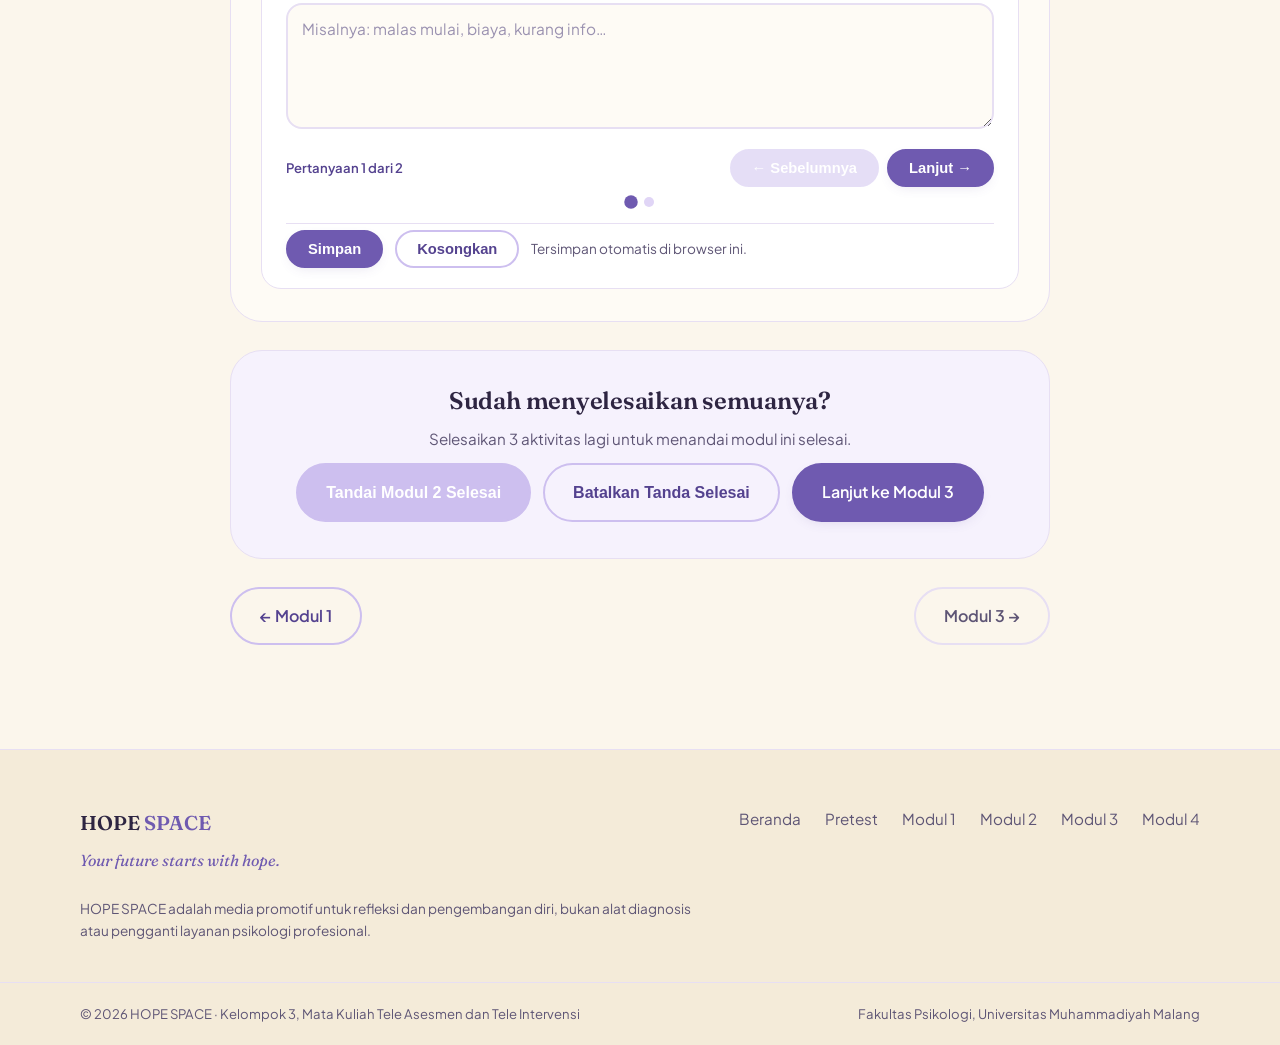
<file: set-goals-find-pathways.html>
<!DOCTYPE html>
<html lang="id">
<head>
  <meta charset="UTF-8">
  <meta name="viewport" content="width=device-width, initial-scale=1">
  <title>Modul 2: Set Your Goals and Find Your Pathways | HOPE SPACE</title>
  <meta name="description" content="Modul 2 HOPE SPACE: ubah harapanmu menjadi tujuan, langkah, dan strategi cadangan.">
  <link rel="preconnect" href="https://fonts.googleapis.com">
  <link rel="preconnect" href="https://fonts.gstatic.com" crossorigin>
  <link href="https://fonts.googleapis.com/css2?family=Fraunces:opsz,wght@9..144,500;9..144,600&family=Plus+Jakarta+Sans:wght@400;500;600;700&display=swap" rel="stylesheet">
  <link rel="stylesheet" href="style.css">
  <link rel="stylesheet" href="modul.css">
</head>
<body>
  <header class="navbar" id="top">
    <div class="container navbar__inner">
      <a href="index.html" class="logo" aria-label="HOPE SPACE beranda">
        <svg class="logo__mark" viewBox="0 0 32 32" aria-hidden="true">
          <circle cx="16" cy="16" r="16" fill="#E6DDF8"/>
          <path d="M16 24V15" stroke="#6F5AB0" stroke-width="2" stroke-linecap="round"/>
          <path d="M16 16c0-4 2.5-6.5 7-6.5 0 4-2.6 6.5-7 6.5Z" fill="#8E78C9"/>
          <path d="M16 18.5c0-3-2-5-5.5-5 0 3 2 5 5.5 5Z" fill="#B7A5E3"/>
        </svg>
        <span>HOPE <b>SPACE</b></span>
      </a>
      <nav class="nav" id="nav" aria-label="Navigasi utama">
        <a href="index.html">Beranda</a>
        <a href="index.html#hope-theory">Hope Theory</a>
        <a href="pretest.html">Pretest</a>
        <a href="discover-your-hope.html">Modul 1</a>
        <a href="set-goals-find-pathways.html" class="is-active" aria-current="page">Modul 2</a>
        <a href="build-your-agency.html">Modul 3</a>
        <a href="my-hope-journey.html">Modul 4</a>
        <a href="hasil-pretest.html" class="btn btn--small">Hasil Pretest</a>
      </nav>
      <button class="nav-toggle" id="navToggle" aria-label="Buka menu" aria-expanded="false" aria-controls="nav"><span></span><span></span><span></span></button>
    </div>
  </header>

  <main>

    <section class="page-head">
      <div class="container page-head__inner">
        <span class="eyebrow">Modul 2 · Minggu pertama · 60 menit</span>
        <h1>Set Your Goals and <em>Find Your Pathways</em></h1>
        <p class="lead">Ubah harapanmu jadi tujuan yang jelas, lalu susun langkah dan cara cadangan.</p>
        <div class="chips"><span class="chip">⏱ 60 menit</span><span class="chip">3 aktivitas</span><span class="chip">SMART Goals</span></div>
      </div>
    </section>
    <div class="mod">
      <nav class="journey" aria-label="Perjalanan HOPE SPACE"><a class="journey__step" data-step="pre" href="hasil-pretest.html"><i>1</i>Pretest</a><a class="journey__step" data-step="m1" href="discover-your-hope.html"><i>2</i>Modul 1</a><a class="journey__step is-current" data-step="m2" href="set-goals-find-pathways.html" aria-current="step"><i>3</i>Modul 2</a><a class="journey__step" data-step="m3" href="build-your-agency.html"><i>4</i>Modul 3</a><a class="journey__step" data-step="m4" href="my-hope-journey.html"><i>5</i>Modul 4</a></nav>
      <div class="progress" aria-live="polite"><span class="progress__text" id="progText">Progres</span><div class="progress__bar" id="progBar" role="progressbar" aria-label="Progres modul" aria-valuemin="0" aria-valuemax="100" aria-valuenow="0"><span class="progress__fill" id="progFill"></span></div><span class="progress__text" id="progPct">0%</span></div>

      <section class="instruction reveal" aria-labelledby="tujuan">
        <h2 id="tujuan">Tujuan Modul</h2>
        <ul><li>Menentukan tujuan yang ingin dicapai.</li><li>Menyusun langkah-langkahnya.</li><li>Mengenali hambatan dan menyiapkan cara lain.</li></ul>
        <p class="instruction__note">Setelah modul ini, kamu punya minimal satu tujuan yang jelas, lengkap dengan langkah dan strategi cadangan.</p>
      </section>

      <details class="acc acc--flow reveal"><summary>Ikut sesi bersama fasilitator? Lihat panduan waktunya</summary>
        <ol class="flow"><li><b>5 menit</b><span><strong>Pembukaan.</strong> Mengulas tujuan dari sesi sebelumnya.</span></li><li><b>10 menit</b><span><strong>Psikoedukasi.</strong> Tujuan, SMART Goals, dan Pathways.</span></li><li><b>15 menit</b><span><strong>Identifikasi tujuan.</strong> Memilih satu tujuan dan alasannya.</span></li><li><b>15 menit</b><span><strong>Penyusunan strategi.</strong> Membuat langkah-langkah.</span></li><li><b>10 menit</b><span><strong>Identifikasi hambatan.</strong> Menyiapkan alternatif strategi.</span></li><li><b>5 menit</b><span><strong>Penutup.</strong> Menyimpan hasil perencanaan.</span></li></ol></details>

      <section class="block reveal" aria-labelledby="materi">
        <h2 id="materi">Materi Singkat</h2>
        <p><strong>Tujuan</strong> bisa jangka pendek (minggu atau bulan ini) atau jangka panjang (setelah lulus SMA). <strong>Pathways</strong> adalah langkah-langkah untuk mencapainya, plus cara lain kalau rencana awal tidak jalan.</p>
        <p>Supaya tujuanmu jelas, coba rumus <strong>SMART</strong>. Klik tiap huruf:</p>
        <div class="tabs" data-gate="smart"><div class="tablist" role="tablist"><button class="tab" role="tab" id="smart-t0" aria-controls="smart-p0" aria-selected="true" tabindex="0">S · Specific</button><button class="tab" role="tab" id="smart-t1" aria-controls="smart-p1" aria-selected="false" tabindex="-1">M · Measurable</button><button class="tab" role="tab" id="smart-t2" aria-controls="smart-p2" aria-selected="false" tabindex="-1">A · Achievable</button><button class="tab" role="tab" id="smart-t3" aria-controls="smart-p3" aria-selected="false" tabindex="-1">R · Relevant</button><button class="tab" role="tab" id="smart-t4" aria-controls="smart-p4" aria-selected="false" tabindex="-1">T · Time-bound</button></div><div class="tabpanel" role="tabpanel" id="smart-p0" aria-labelledby="smart-t0"><p>Tuliskan dengan jelas, jangan terlalu umum.</p><p class="example"><b>Contoh:</b> “Masuk Psikologi di universitas negeri”, bukan “kuliah yang bagus”.</p></div><div class="tabpanel" role="tabpanel" id="smart-p1" aria-labelledby="smart-t1" hidden><p>Ada tanda yang bisa dilihat bahwa tujuanmu tercapai.</p><p class="example"><b>Contoh:</b> “Nilai rapor rata-rata naik jadi 85.”</p></div><div class="tabpanel" role="tabpanel" id="smart-p2" aria-labelledby="smart-t2" hidden><p>Realistis dan mungkin kamu usahakan.</p></div><div class="tabpanel" role="tabpanel" id="smart-p3" aria-labelledby="smart-t3" hidden><p>Berkaitan dengan kebutuhan dan kepentinganmu.</p></div><div class="tabpanel" role="tabpanel" id="smart-p4" aria-labelledby="smart-t4" hidden><p>Punya batas waktu.</p><p class="example"><b>Contoh:</b> “Sebelum pendaftaran kuliah dibuka.”</p></div></div>
        <p>Hambatan itu wajar. Ada yang datang dari <strong>dirimu sendiri</strong> (misalnya mudah menunda) dan dari <strong>lingkungan</strong> (misalnya biaya atau waktu).</p>
      </section>

      <article class="block act reveal" data-act="b1" data-fields="s1,s2,s3,s4,s5,s6,s7" aria-labelledby="b1t">
        <div class="block__top"><span class="tag">Aktivitas 1 · Tujuan</span><span class="status">Belum selesai</span></div>
        <h2 id="b1t">SMART Goals Worksheet</h2>
        <div class="recall"><strong>Dari Modul 1, tujuanmu:</strong> <em data-recall="1:h1" data-empty="Belum ada. Kamu bisa mengisinya di Hope Reflection Worksheet pada Modul 1.">–</em></div><p>Jawab satu per satu. Jurnal ini hanya untukmu.</p><div class="ws"><div class="ws__title">SMART Goals Worksheet</div><div class="field"><label for="s1">Apa tujuan yang ingin aku capai?</label><textarea id="s1" data-field="s1" rows="4" placeholder="Tulis satu tujuan saja."></textarea></div><div class="field"><label for="s2">Kenapa aku memilih tujuan ini?</label><textarea id="s2" data-field="s2" rows="4" placeholder="Alasan pribadimu…"></textarea></div><div class="field"><label for="s3">S: Apa hal spesifik yang ingin kucapai?</label><small>Rumuskan sejelas mungkin.</small><textarea id="s3" data-field="s3" rows="4" placeholder="Misalnya: lolos seleksi jurusan…"></textarea></div><div class="field"><label for="s4">M: Apa tanda bahwa tujuanku tercapai?</label><small>Tanda yang bisa kamu amati.</small><textarea id="s4" data-field="s4" rows="4" placeholder="Misalnya: nilai, jumlah, atau hasil tertentu…"></textarea></div><div class="field"><label for="s5">A: Kenapa tujuan ini realistis untukku?</label><small>Kenapa kamu bisa mengusahakannya?</small><textarea id="s5" data-field="s5" rows="4" placeholder="Tulis apa yang kamu punya untuk mencapainya…"></textarea></div><div class="field"><label for="s6">R: Apa kaitannya dengan kebutuhan pribadiku?</label><small>Kenapa tujuan ini cocok untukmu?</small><textarea id="s6" data-field="s6" rows="4" placeholder="Hubungkan dengan minat atau kepentinganmu…"></textarea></div><div class="field"><label for="s7">T: Kapan target waktunya?</label><small>Batas waktu pencapaian.</small><textarea id="s7" data-field="s7" rows="4" placeholder="Misalnya: akhir semester ini…"></textarea></div><div class="ws__bar"><button type="button" class="btn btn--small" data-save>Simpan</button><button type="button" class="btn btn--small btn--ghost" data-reset="b1">Kosongkan</button><span class="ws__status" role="status">Tersimpan otomatis di browser ini.</span></div></div>
      </article>

      <article class="block act reveal" data-act="b2" data-fields="p1,p2,p3,p4" aria-labelledby="b2t">
        <div class="block__top"><span class="tag">Aktivitas 2 · Langkah</span><span class="status">Belum selesai</span></div>
        <h2 id="b2t">My Possible Pathways Worksheet</h2>
        <p>Pikirkan langkah-langkah menuju tujuanmu. Hambatan ada di aktivitas berikutnya.</p><div class="ws"><div class="ws__title">My Possible Pathways Worksheet · Bagian 1</div><div class="field"><label for="p1">Apa tujuan utamaku?</label><textarea id="p1" data-field="p1" rows="4" placeholder="Tulis atau ambil dari SMART Goals Worksheet."></textarea><button type="button" class="btn btn--small btn--ghost copybtn" data-copy-from="s1" data-copy-to="p1">Ambil dari SMART Goals Worksheet</button></div><div class="field"><label for="p2">Apa langkah pertama yang bisa kulakukan?</label><small>Pilih yang kecil dan mudah dimulai.</small><textarea id="p2" data-field="p2" rows="4" placeholder="Misalnya: cari info jurusan…"></textarea></div><div class="field"><label for="p3">Langkah berikutnya apa yang perlu kusiapkan?</label><textarea id="p3" data-field="p3" rows="4" placeholder="Susun urutannya sesuai versimu…"></textarea></div><div class="field"><label for="p4">Siapa atau apa yang bisa membantuku?</label><small>Sumber daya atau dukungan yang bisa dimanfaatkan.</small><textarea id="p4" data-field="p4" rows="4" placeholder="Misalnya: guru BK, orang tua, teman, buku…"></textarea></div><div class="ws__bar"><button type="button" class="btn btn--small" data-save>Simpan</button><button type="button" class="btn btn--small btn--ghost" data-reset="b2">Kosongkan</button><span class="ws__status" role="status">Tersimpan otomatis di browser ini.</span></div></div>
      </article>

      <article class="block act reveal" data-act="b3" data-fields="p5,p6" aria-labelledby="b3t">
        <div class="block__top"><span class="tag">Aktivitas 3 · Hambatan</span><span class="status">Belum selesai</span></div>
        <h2 id="b3t">Hambatan dan Cara Lain</h2>
        <p>Menyiapkan hambatan dari awal membuatmu punya cadangan saat rencana awal belum berjalan.</p><div class="ws"><div class="ws__title">My Possible Pathways Worksheet · Bagian 2</div><div class="field"><label for="p5">Hambatan apa yang mungkin muncul?</label><small>Bisa dari dirimu sendiri atau dari lingkungan.</small><textarea id="p5" data-field="p5" rows="4" placeholder="Misalnya: malas mulai, biaya, kurang info…"></textarea></div><div class="field"><label for="p6">Kalau rencana awal belum berhasil, aku akan…</label><small>Alternatif strategimu.</small><textarea id="p6" data-field="p6" rows="4" placeholder="Tulis cara lain yang bisa kamu coba…"></textarea></div><div class="ws__bar"><button type="button" class="btn btn--small" data-save>Simpan</button><button type="button" class="btn btn--small btn--ghost" data-reset="b3">Kosongkan</button><span class="ws__status" role="status">Tersimpan otomatis di browser ini.</span></div></div>
      </article>

      <div class="complete" id="complete"><h2 id="completeTitle">Sudah menyelesaikan semuanya?</h2><p id="completeHint"></p><div class="complete__row"><button type="button" class="btn" id="doneBtn" disabled>Tandai Modul 2 Selesai</button><button type="button" class="btn btn--ghost" id="undoBtn" hidden>Batalkan Tanda Selesai</button><a href="build-your-agency.html" class="btn" id="nextModuleBtn" hidden>Lanjut ke Modul 3</a></div></div>

      <div class="pager"><a href="discover-your-hope.html" class="btn btn--ghost">← Modul 1</a><a href="build-your-agency.html" class="btn btn--ghost" data-lock>Modul 3 →</a></div>
    </div>
  </main>

  <footer class="footer">
    <div class="container footer__inner">
      <div class="footer__brand">
        <a href="index.html" class="logo logo--footer"><span>HOPE <b>SPACE</b></span></a>
        <p>Your future starts with hope.</p>
      </div>
      <nav class="footer__nav" aria-label="Navigasi footer">
        <a href="index.html">Beranda</a>
        <a href="pretest.html">Pretest</a>
        <a href="discover-your-hope.html">Modul 1</a>
        <a href="set-goals-find-pathways.html">Modul 2</a>
        <a href="build-your-agency.html">Modul 3</a>
        <a href="my-hope-journey.html">Modul 4</a>
      </nav>
      <p class="footer__disclaimer">HOPE SPACE adalah media promotif untuk refleksi dan pengembangan diri, bukan alat diagnosis atau pengganti layanan psikologi profesional.</p>
    </div>
    <div class="footer__bar">
      <div class="container">
        <span>© 2026 HOPE SPACE · Kelompok 3, Mata Kuliah Tele Asesmen dan Tele Intervensi</span>
        <span>Fakultas Psikologi, Universitas Muhammadiyah Malang</span>
      </div>
    </div>
  </footer>

  <script src="main.js"></script>
  <script>window.MODULE = { id: 2, doneText: "Keren! Tujuan, langkah, dan strategi cadanganmu sudah siap. Lanjut ke Modul 3 untuk membangun semangatmu." };</script>
  <script src="modul.js"></script>
</body>
</html>
</file>
<file: style.css>
/* =========================================================
   HOPE SPACE — Landing Page
   Struktur: 1 Tokens · 2 Base · 3 Komponen · 4 Section · 5 Responsif
   ========================================================= */

/* ---------- 1. TOKENS ---------- */
:root {
  --cream-50:  #FEFBF5;
  --cream-100: #FBF6EC;
  --cream-200: #F4EBD9;
  --lilac-50:  #F6F2FD;
  --lilac-100: #EEE7FB;
  --lilac-200: #E0D5F6;
  --lilac-300: #CDBFEF;
  --lilac-400: #B7A5E3;
  --purple-500: #8E78C9;
  --purple-600: #6F5AB0;
  --purple-700: #54428F;
  --ink: #2E2542;
  --ink-soft: #5E5575;
  --line: #E7DFF3;

  --font-head: "Fraunces", Georgia, serif;
  --font-body: "Plus Jakarta Sans", system-ui, -apple-system, "Segoe UI", sans-serif;

  --radius: 20px;
  --radius-lg: 32px;
  --shadow: 0 10px 30px -12px rgba(84, 66, 143, .25);
  --shadow-sm: 0 4px 14px -6px rgba(84, 66, 143, .2);
  --max: 1120px;
}

/* ---------- 2. BASE ---------- */
*, *::before, *::after { box-sizing: border-box; }
html { scroll-behavior: smooth; scroll-padding-top: 84px; }
body {
  margin: 0;
  font-family: var(--font-body);
  color: var(--ink);
  background: var(--cream-100);
  line-height: 1.65;
  -webkit-font-smoothing: antialiased;
}
img, svg { max-width: 100%; display: block; }
a { color: inherit; text-decoration: none; }
h1, h2, h3 { font-family: var(--font-head); font-weight: 600; line-height: 1.15; margin: 0; letter-spacing: -.01em; }
p { margin: 0; }
ol, ul { margin: 0; padding: 0; list-style: none; }
.container { width: min(var(--max), 100% - 48px); margin-inline: auto; }

:focus-visible { outline: 3px solid var(--purple-500); outline-offset: 3px; border-radius: 8px; }

/* ---------- 3. KOMPONEN ---------- */

/* Tombol */
.btn {
  display: inline-flex; align-items: center; justify-content: center;
  padding: 14px 28px; border-radius: 999px;
  background: var(--purple-600); color: #fff;
  font-weight: 600; font-size: 1rem;
  border: 2px solid var(--purple-600);
  box-shadow: var(--shadow-sm);
  transition: transform .2s, background .2s, box-shadow .2s;
}
.btn:hover { background: var(--purple-700); border-color: var(--purple-700); transform: translateY(-2px); box-shadow: var(--shadow); }
.btn--small { padding: 9px 20px; font-size: .92rem; }
.btn--ghost { background: transparent; color: var(--purple-700); border-color: var(--lilac-300); box-shadow: none; }
.btn--ghost:hover { background: var(--lilac-100); color: var(--purple-700); border-color: var(--lilac-400); }
.btn--light { background: var(--cream-100); color: var(--purple-700); border-color: var(--cream-100); }
.btn--light:hover { background: #fff; border-color: #fff; color: var(--purple-700); }

/* Label kecil */
.eyebrow {
  display: inline-block; padding: 6px 14px; border-radius: 999px;
  background: var(--lilac-100); color: var(--purple-700);
  font-size: .8rem; font-weight: 600; letter-spacing: .04em;
}
.tag {
  display: inline-block; font-size: .78rem; font-weight: 600;
  color: var(--purple-600); background: var(--lilac-100);
  padding: 3px 12px; border-radius: 999px;
}
.meta { display: inline-block; margin-top: 10px; font-size: .85rem; font-weight: 600; color: var(--purple-600); }

/* Navbar */
.navbar {
  position: sticky; top: 0; z-index: 50;
  background: rgba(251, 246, 236, .85);
  backdrop-filter: blur(12px);
  border-bottom: 1px solid var(--line);
}
.navbar__inner { display: flex; align-items: center; justify-content: space-between; height: 72px; }
.logo { display: inline-flex; align-items: center; gap: 10px; font-family: var(--font-head); font-size: 1.25rem; font-weight: 600; }
.logo b { color: var(--purple-600); font-weight: 600; }
.logo__mark { width: 34px; height: 34px; }
.nav { display: flex; align-items: center; gap: 28px; }
.nav a:not(.btn) { font-size: .95rem; font-weight: 500; color: var(--ink-soft); transition: color .2s; }
.nav a:not(.btn):hover { color: var(--purple-600); }

.nav-toggle { display: none; background: none; border: 0; width: 44px; height: 44px; cursor: pointer; padding: 10px; }
.nav-toggle span { display: block; height: 2px; background: var(--ink); margin: 6px 0; border-radius: 2px; transition: transform .25s, opacity .25s; }
.nav-toggle[aria-expanded="true"] span:nth-child(1) { transform: translateY(8px) rotate(45deg); }
.nav-toggle[aria-expanded="true"] span:nth-child(2) { opacity: 0; }
.nav-toggle[aria-expanded="true"] span:nth-child(3) { transform: translateY(-8px) rotate(-45deg); }

/* Kartu */
.card {
  background: var(--cream-50); border: 1px solid var(--line);
  border-radius: var(--radius-lg); padding: 36px 30px;
  display: flex; flex-direction: column; align-items: flex-start; gap: 12px;
  transition: transform .25s, box-shadow .25s;
}
.card:hover { transform: translateY(-6px); box-shadow: var(--shadow); }
.card h3 { font-size: 1.6rem; }
.card p { color: var(--ink-soft); font-size: .98rem; }
.icon {
  width: 68px; height: 68px; border-radius: 20px; padding: 16px;
  background: var(--lilac-100); color: var(--purple-600); margin-bottom: 6px;
}

/* ---------- 4. SECTION ---------- */
.section { padding: 104px 0; }
.section--tint { background: var(--lilac-50); }
.section__head { max-width: 640px; margin: 0 auto 56px; text-align: center; display: flex; flex-direction: column; align-items: center; gap: 16px; }
.section__head h2 { font-size: clamp(1.9rem, 3.4vw, 2.6rem); }
.section__head p { color: var(--ink-soft); }

.grid { display: grid; gap: 24px; }
.grid--3 { grid-template-columns: repeat(3, 1fr); }

/* Hero */
.hero { padding: 72px 0 96px; position: relative; overflow: hidden; }
.hero::before {
  content: ""; position: absolute; top: -160px; right: -140px; width: 520px; height: 520px;
  background: radial-gradient(circle, var(--lilac-200) 0%, transparent 70%); opacity: .8; z-index: 0;
}
.hero__inner { position: relative; z-index: 1; display: grid; grid-template-columns: 1.05fr 1fr; align-items: center; gap: 56px; }
.hero__text { display: flex; flex-direction: column; align-items: flex-start; gap: 24px; }
.hero h1 { font-size: clamp(2.5rem, 5.2vw, 4rem); }
.hero h1 em { font-style: italic; color: var(--purple-600); }
.lead { font-size: 1.1rem; color: var(--ink-soft); max-width: 520px; }
.hero__actions { display: flex; flex-wrap: wrap; gap: 14px; }
.hero__facts { display: flex; gap: 32px; padding-top: 24px; border-top: 1px solid var(--line); font-size: .9rem; color: var(--ink-soft); }
.hero__facts strong { font-family: var(--font-head); font-size: 1.6rem; color: var(--purple-600); margin-right: 4px; }
.hero__art svg { width: 100%; filter: drop-shadow(0 24px 40px rgba(84, 66, 143, .18)); animation: float 7s ease-in-out infinite; }
@keyframes float { 0%, 100% { transform: translateY(0); } 50% { transform: translateY(-10px); } }

/* Modul */
.modules { display: grid; grid-template-columns: repeat(2, 1fr); gap: 24px; }
.module {
  display: flex; gap: 22px; align-items: flex-start;
  background: #fff; border: 1px solid var(--line); border-radius: var(--radius-lg);
  padding: 32px 30px; transition: transform .25s, box-shadow .25s;
}
.module:hover { transform: translateY(-5px); box-shadow: var(--shadow); }
.module__num { font-family: var(--font-head); font-size: 2.6rem; line-height: 1; color: var(--lilac-400); }
.module h3 { font-size: 1.35rem; margin-bottom: 8px; }
.module p { color: var(--ink-soft); font-size: .97rem; }

/* CTA */
.cta {
  position: relative; overflow: hidden;
  display: grid; grid-template-columns: 1.4fr .6fr; align-items: center; gap: 24px;
  background: linear-gradient(135deg, var(--purple-600), var(--purple-500));
  color: #fff; border-radius: 40px; padding: 72px 64px;
}
.cta__text { display: flex; flex-direction: column; align-items: flex-start; gap: 18px; }
.cta h2 { font-size: clamp(1.9rem, 3.4vw, 2.6rem); }
.cta p { color: #EFE9FB; max-width: 520px; }
.cta__note { color: #D9CEF2; font-size: .82rem; }
.cta__art { width: 100%; max-width: 240px; justify-self: center; }

/* Footer */
.footer { background: var(--cream-200); border-top: 1px solid var(--line); }
.footer__inner { display: grid; grid-template-columns: 1fr auto; gap: 24px 48px; padding: 56px 0 40px; }
.footer__brand p { margin-top: 8px; font-family: var(--font-head); font-style: italic; color: var(--purple-600); }
.footer__nav { display: flex; gap: 24px; align-items: flex-start; font-size: .95rem; color: var(--ink-soft); }
.footer__nav a:hover { color: var(--purple-600); }
.footer__disclaimer { grid-column: 1 / -1; font-size: .85rem; color: var(--ink-soft); max-width: 640px; }
.footer__bar { border-top: 1px solid var(--line); padding: 20px 0; font-size: .82rem; color: var(--ink-soft); }
.footer__bar .container { display: flex; justify-content: space-between; flex-wrap: wrap; gap: 8px; }

/* Animasi muncul */
.reveal { opacity: 0; transform: translateY(22px); transition: opacity .7s ease, transform .7s ease; }
.reveal.is-visible { opacity: 1; transform: none; }

/* ---------- 5. RESPONSIF ---------- */
@media (max-width: 960px) {
  .hero__inner { grid-template-columns: 1fr; gap: 40px; }
  .hero__art { max-width: 460px; margin-inline: auto; }
  .grid--3 { grid-template-columns: 1fr; }
  .modules { grid-template-columns: 1fr; }
  .cta { grid-template-columns: 1fr; padding: 56px 36px; }
  .cta__art { display: none; }
}

@media (max-width: 760px) {
  .nav-toggle { display: block; }
  .nav {
    position: absolute; top: 72px; left: 0; right: 0;
    flex-direction: column; align-items: stretch; gap: 0;
    background: var(--cream-50); border-bottom: 1px solid var(--line);
    padding: 12px 24px 24px; display: none;
  }
  .nav.is-open { display: flex; }
  .nav a:not(.btn) { padding: 14px 0; border-bottom: 1px solid var(--line); }
  .nav .btn { margin-top: 16px; }
  .section { padding: 72px 0; }
  .hero { padding: 40px 0 64px; }
  .hero__facts { gap: 20px; flex-wrap: wrap; }
  .footer__inner { grid-template-columns: 1fr; }
  .footer__bar .container { flex-direction: column; }
}

@media (prefers-reduced-motion: reduce) {
  html { scroll-behavior: auto; }
  .reveal { opacity: 1; transform: none; transition: none; }
  .hero__art svg { animation: none; }
}

/* =========================================================
   6. PRETEST HARAPAN
   ========================================================= */
.nav a.is-active:not(.btn) { color: var(--purple-600); font-weight: 600; }

.page-head { padding: 64px 0 24px; position: relative; overflow: hidden; }
.page-head::before {
  content: ""; position: absolute; top: -180px; right: -140px; width: 480px; height: 480px;
  background: radial-gradient(circle, var(--lilac-200) 0%, transparent 70%); opacity: .8; z-index: 0;
}
.page-head__inner { position: relative; z-index: 1; max-width: 760px; display: flex; flex-direction: column; align-items: flex-start; gap: 18px; }
.page-head h1 { font-size: clamp(2.1rem, 4.4vw, 3.2rem); }
.page-head h1 em { font-style: italic; color: var(--purple-600); }

.pretest { padding: 24px 0 104px; }
.pretest__wrap { width: min(820px, 100% - 48px); margin-inline: auto; display: flex; flex-direction: column; gap: 28px; }

/* Instruksi */
.instruction {
  background: var(--cream-50); border: 1px solid var(--line); border-radius: var(--radius-lg);
  padding: 32px 30px; display: flex; flex-direction: column; gap: 14px;
}
.instruction h2 { font-size: 1.5rem; }
.instruction ul { display: flex; flex-direction: column; gap: 10px; color: var(--ink-soft); font-size: .98rem; }
.instruction li { position: relative; padding-left: 28px; }
.instruction li::before {
  content: ""; position: absolute; left: 4px; top: .55em; width: 10px; height: 10px;
  border-radius: 50%; background: var(--lilac-400);
}
.instruction__note { font-size: .88rem; color: var(--ink-soft); background: var(--lilac-50); border-radius: 14px; padding: 12px 16px; }

/* Progres */
.progress {
  position: sticky; top: 72px; z-index: 20;
  background: rgba(251, 246, 236, .92); backdrop-filter: blur(10px);
  border: 1px solid var(--line); border-radius: 999px; padding: 12px 20px;
  display: flex; align-items: center; gap: 16px; box-shadow: var(--shadow-sm);
}
.progress__text { font-size: .88rem; font-weight: 600; color: var(--purple-700); white-space: nowrap; }
.progress__bar { flex: 1; height: 8px; border-radius: 999px; background: var(--lilac-100); overflow: hidden; }
.progress__fill { display: block; height: 100%; width: 0; border-radius: 999px; background: linear-gradient(90deg, var(--purple-500), var(--purple-600)); transition: width .35s ease; }

/* Kelompok aspek */
.aspect { display: flex; flex-direction: column; gap: 16px; }
.aspect__head { display: flex; align-items: center; gap: 14px; padding: 8px 4px 0; }
.aspect__head .icon { width: 52px; height: 52px; padding: 12px; border-radius: 16px; margin: 0; flex: none; }
.aspect__head h2 { font-size: 1.45rem; }
.aspect__head p { font-size: .88rem; color: var(--ink-soft); }

/* Pernyataan */
.q {
  border: 1px solid var(--line); border-radius: var(--radius); background: #fff;
  margin: 0; padding: 24px 26px; min-width: 0;
  transition: border-color .2s, box-shadow .2s;
}
.q.is-answered { border-color: var(--lilac-300); }
.q.is-missing { border-color: #C9667A; box-shadow: 0 0 0 3px rgba(201, 102, 122, .15); }
.q legend { padding: 0; float: left; width: 100%; font-weight: 600; font-size: 1.02rem; line-height: 1.5; display: flex; gap: 14px; }
.q__no { font-family: var(--font-head); color: var(--lilac-400); font-size: 1.5rem; line-height: 1.2; flex: none; min-width: 2ch; }
.q__options { clear: both; display: grid; grid-template-columns: repeat(4, 1fr); gap: 10px; padding-top: 18px; }
.opt { position: relative; }
.opt input { position: absolute; opacity: 0; inset: 0; width: 100%; height: 100%; margin: 0; cursor: pointer; }
.opt span {
  display: flex; flex-direction: column; align-items: center; justify-content: center; gap: 2px;
  height: 100%; min-height: 76px; text-align: center; padding: 10px 8px;
  border: 2px solid var(--line); border-radius: 16px; background: var(--cream-50);
  font-size: .85rem; font-weight: 500; color: var(--ink-soft); line-height: 1.3;
  transition: background .2s, border-color .2s, color .2s, transform .2s;
}
.opt b { font-family: var(--font-head); font-size: 1.3rem; color: var(--purple-600); }
.opt:hover span { border-color: var(--lilac-400); background: var(--lilac-50); }
.opt input:checked + span { background: var(--purple-600); border-color: var(--purple-600); color: #fff; transform: translateY(-2px); box-shadow: var(--shadow-sm); }
.opt input:checked + span b { color: #fff; }
.opt input:focus-visible + span { outline: 3px solid var(--purple-500); outline-offset: 3px; }

/* Kirim */
.submit {
  display: flex; flex-direction: column; align-items: center; gap: 12px; text-align: center;
  background: var(--lilac-50); border: 1px solid var(--line); border-radius: var(--radius-lg); padding: 36px 24px;
}
.submit .btn[disabled] { background: var(--lilac-300); border-color: var(--lilac-300); box-shadow: none; cursor: not-allowed; transform: none; }
.submit__hint { font-size: .9rem; color: var(--ink-soft); }
.submit__hint.is-error { color: #A8435A; font-weight: 600; }

@media (max-width: 760px) {
  .page-head { padding: 40px 0 16px; }
  .pretest { padding-bottom: 72px; }
  .q { padding: 20px 18px; }
  .q__options { grid-template-columns: repeat(2, 1fr); }
  .progress { padding: 10px 16px; gap: 12px; }
  .instruction { padding: 26px 22px; }
}

/* =========================================================
   7. HASIL PRETEST
   ========================================================= */
.result { padding: 24px 0 104px; }
.result__wrap { width: min(var(--max), 100% - 48px); margin-inline: auto; display: flex; flex-direction: column; gap: 28px; }

.total {
  background: linear-gradient(135deg, var(--purple-600), var(--purple-500)); color: #fff;
  border-radius: 40px; padding: 48px 56px;
  display: grid; grid-template-columns: auto 1fr; gap: 24px 48px; align-items: center;
}
.total__score { font-family: var(--font-head); line-height: 1; display: flex; align-items: baseline; gap: 10px; }
.total__score strong { font-size: clamp(4rem, 9vw, 6rem); font-weight: 600; }
.total__score span { font-size: 1.3rem; color: #E6DDF8; }
.total__body { display: flex; flex-direction: column; gap: 14px; }
.total__body h2 { font-size: 1.5rem; }
.total__body p { color: #EFE9FB; font-size: .95rem; }

.bar { display: flex; flex-direction: column; gap: 6px; width: 100%; }
.bar__track { height: 12px; border-radius: 999px; background: var(--lilac-100); overflow: hidden; }
.bar__fill { display: block; height: 100%; width: 0; border-radius: 999px; background: linear-gradient(90deg, var(--lilac-400), var(--purple-600)); transition: width 1s cubic-bezier(.2,.7,.2,1); }
.bar__scale { display: flex; justify-content: space-between; font-size: .78rem; font-weight: 600; color: var(--ink-soft); }
.total .bar__track { background: rgba(255,255,255,.25); }
.total .bar__fill { background: #FBF6EC; }
.total .bar__scale { color: #E6DDF8; }

.score-card { align-items: stretch; gap: 14px; }
.score-card:hover { transform: none; box-shadow: none; }
.score-card__top { display: flex; align-items: center; justify-content: space-between; gap: 12px; }
.score-card .icon { margin-bottom: 0; }
.score-card__num { font-family: var(--font-head); font-size: 2.6rem; line-height: 1; color: var(--purple-600); }
.score-card__num small { font-size: 1rem; color: var(--ink-soft); font-family: var(--font-body); }
.score-card h3 { font-size: 1.5rem; }
.score-card .tag { align-self: flex-start; }
.items { display: flex; flex-wrap: wrap; gap: 6px; padding-top: 4px; }
.items li { font-size: .78rem; font-weight: 600; color: var(--ink-soft); background: var(--lilac-50); border: 1px solid var(--line); border-radius: 999px; padding: 3px 10px; }

.note-box { background: var(--lilac-50); border: 1px solid var(--line); border-radius: var(--radius-lg); padding: 28px 30px; display: flex; flex-direction: column; gap: 10px; }
.note-box h2 { font-size: 1.3rem; }
.note-box p { color: var(--ink-soft); font-size: .96rem; }

.result__actions { display: flex; flex-wrap: wrap; justify-content: center; gap: 14px; padding-top: 8px; }
.empty { text-align: center; align-items: center; background: var(--cream-50); border: 1px solid var(--line); border-radius: var(--radius-lg); padding: 56px 28px; display: flex; flex-direction: column; gap: 16px; }
.empty p { color: var(--ink-soft); max-width: 460px; }

@media (max-width: 960px) {
  .total { grid-template-columns: 1fr; padding: 40px 32px; gap: 20px; }
}
@media (prefers-reduced-motion: reduce) { .bar__fill { transition: none; } }
.result__content { display: flex; flex-direction: column; gap: 28px; }
.result__content[hidden], .empty[hidden] { display: none; }
</file>
<file: modul.css>
/* =========================================================
   8. HALAMAN MODUL (Modul 1 & 2) — tambahan, tidak mengubah gaya lama
   ========================================================= */
.chips { display: flex; flex-wrap: wrap; gap: 10px; }
.chip { font-size: .85rem; font-weight: 600; color: var(--purple-700); background: #fff; border: 1px solid var(--line); border-radius: 999px; padding: 6px 14px; }

.mod { width: min(820px, 100% - 48px); margin-inline: auto; display: flex; flex-direction: column; gap: 28px; padding: 24px 0 104px; }

/* Perjalanan */
.journey { display: flex; flex-wrap: wrap; gap: 8px; background: #fff; border: 1px solid var(--line); border-radius: var(--radius); padding: 14px; }
.journey__step { flex: 1 1 120px; display: flex; align-items: center; gap: 10px; padding: 8px 12px; border-radius: 14px; font-size: .88rem; font-weight: 600; color: var(--ink-soft); border: 2px solid transparent; }
.journey__step i { font-style: normal; flex: none; width: 26px; height: 26px; border-radius: 50%; display: grid; place-items: center; font-size: .8rem; background: var(--lilac-100); color: var(--purple-700); }
a.journey__step:hover { background: var(--lilac-50); }
.journey__step.is-current { border-color: var(--purple-500); color: var(--purple-700); background: var(--lilac-50); }
.journey__step.is-done i { background: var(--purple-600); color: #fff; }
.journey__step.is-locked { opacity: .55; }

/* Blok */
.block { background: var(--cream-50); border: 1px solid var(--line); border-radius: var(--radius-lg); padding: 32px 30px; display: flex; flex-direction: column; gap: 16px; }
.block h2 { font-size: 1.5rem; }
.block h3 { font-size: 1.15rem; }
.block p { color: var(--ink-soft); }
.block__top { display: flex; align-items: center; justify-content: space-between; gap: 12px; flex-wrap: wrap; }
.status { font-size: .8rem; font-weight: 600; padding: 4px 12px; border-radius: 999px; background: var(--lilac-100); color: var(--purple-700); }
.act.is-done { border-color: var(--lilac-400); }
.act.is-done .status { background: var(--purple-600); color: #fff; }
.recall { background: var(--lilac-50); border-left: 4px solid var(--lilac-400); border-radius: 12px; padding: 14px 18px; font-size: .95rem; color: var(--ink-soft); }
.recall strong { color: var(--purple-700); }

/* Alur sesi */
.flow { display: flex; flex-direction: column; gap: 10px; }
.flow li { display: grid; grid-template-columns: 76px 1fr; gap: 14px; align-items: start; background: #fff; border: 1px solid var(--line); border-radius: 16px; padding: 12px 16px; font-size: .95rem; color: var(--ink-soft); }
.flow b { color: var(--purple-700); font-size: .85rem; background: var(--lilac-100); border-radius: 999px; text-align: center; padding: 2px 0; }
.flow strong { color: var(--ink); }

/* Tab & akordeon */
.tablist { display: flex; flex-wrap: wrap; gap: 8px; }
.tab { font: inherit; font-weight: 600; font-size: .92rem; cursor: pointer; padding: 9px 18px; border-radius: 999px; border: 2px solid var(--line); background: #fff; color: var(--ink-soft); transition: background .2s, border-color .2s, color .2s; }
.tab:hover { border-color: var(--lilac-400); }
.tab[aria-selected="true"] { background: var(--purple-600); border-color: var(--purple-600); color: #fff; }
.tab.is-seen:not([aria-selected="true"]) { border-color: var(--lilac-300); color: var(--purple-700); }
.tabpanel { background: #fff; border: 1px solid var(--line); border-radius: var(--radius); padding: 22px 24px; display: flex; flex-direction: column; gap: 10px; }
.tabpanel[hidden] { display: none; }
.tabpanel h3 { color: var(--purple-700); }
.example { font-size: .92rem; background: var(--lilac-50); border-radius: 12px; padding: 10px 14px; color: var(--ink-soft); }
.example b { color: var(--purple-700); }
.gate-hint { font-size: .85rem; color: var(--ink-soft); }
.acc { background: #fff; border: 1px solid var(--line); border-radius: 16px; padding: 4px 20px; }
.acc summary { cursor: pointer; font-weight: 600; padding: 12px 0; color: var(--purple-700); }
.acc p { padding-bottom: 14px; font-size: .96rem; }
.duo { display: grid; grid-template-columns: 1fr 1fr; gap: 12px; }
.duo > div { background: #fff; border: 1px solid var(--line); border-radius: 16px; padding: 16px 18px; display: flex; flex-direction: column; gap: 4px; }
.duo p { font-size: .94rem; }

/* Refleksi */
.prompts { display: grid; gap: 12px; }
.prompt { display: flex; gap: 14px; background: #fff; border: 1px solid var(--line); border-radius: 16px; padding: 16px 18px; color: var(--ink); font-weight: 500; }
.prompt span { font-family: var(--font-head); color: var(--lilac-400); font-size: 1.5rem; line-height: 1.1; }
.check { display: flex; gap: 12px; align-items: flex-start; font-weight: 600; font-size: .96rem; cursor: pointer; color: var(--ink); }
.check input { width: 22px; height: 22px; margin: 1px 0 0; accent-color: var(--purple-600); flex: none; cursor: pointer; }
.check input:disabled { cursor: not-allowed; }
.check:has(input:disabled) { color: var(--ink-soft); cursor: not-allowed; }

/* Worksheet */
.ws { display: flex; flex-direction: column; gap: 18px; background: #fff; border: 1px solid var(--line); border-radius: var(--radius); padding: 24px 24px 20px; }
.ws__title { display: flex; align-items: center; gap: 10px; font-family: var(--font-head); font-size: 1.2rem; font-weight: 600; color: var(--purple-700); }
.field { display: flex; flex-direction: column; gap: 6px; }
.field label { font-weight: 600; font-size: .96rem; display: flex; align-items: center; gap: 10px; }
.field label em { font-style: normal; flex: none; width: 26px; height: 26px; border-radius: 8px; display: grid; place-items: center; font-size: .78rem; background: var(--lilac-100); color: var(--purple-700); }
.field small { color: var(--ink-soft); font-size: .84rem; }
.field textarea { font: inherit; font-size: .96rem; color: var(--ink); width: 100%; min-height: 92px; resize: vertical; padding: 12px 14px; background: var(--cream-50); border: 2px solid var(--line); border-radius: 16px; transition: border-color .2s, background .2s; }
.field textarea:focus { outline: none; border-color: var(--purple-500); background: #fff; }
.field.is-filled textarea { border-color: var(--lilac-300); }
.ws__bar { display: flex; align-items: center; flex-wrap: wrap; gap: 12px; padding-top: 6px; border-top: 1px solid var(--line); }
.ws__status { flex: 1; font-size: .85rem; color: var(--ink-soft); min-width: 160px; }
.ws__status.is-ok { color: var(--purple-700); font-weight: 600; }
.btn[disabled], .btn[aria-disabled="true"] { background: var(--lilac-300); border-color: var(--lilac-300); color: #fff; box-shadow: none; cursor: not-allowed; transform: none; }
.btn--ghost[aria-disabled="true"] { background: transparent; color: var(--ink-soft); border-color: var(--line); }

/* Selesai & pager */
.complete { display: flex; flex-direction: column; align-items: center; text-align: center; gap: 12px; background: var(--lilac-50); border: 1px solid var(--line); border-radius: var(--radius-lg); padding: 36px 24px; }
.complete h2 { font-size: 1.5rem; }
.complete p { color: var(--ink-soft); font-size: .95rem; max-width: 520px; }
.complete.is-done { background: linear-gradient(135deg, var(--purple-600), var(--purple-500)); border-color: transparent; color: #fff; }
.complete.is-done p { color: #EFE9FB; }
.complete__row { display: flex; flex-wrap: wrap; gap: 12px; justify-content: center; }
.complete.is-done .btn--ghost { color: #fff; border-color: rgba(255,255,255,.5); }
.complete.is-done .btn--ghost:hover { background: rgba(255,255,255,.15); }
.complete.is-done .btn:not(.btn--ghost) { background: var(--cream-100); color: var(--purple-700); border-color: var(--cream-100); }
.pager { display: flex; justify-content: space-between; gap: 12px; flex-wrap: wrap; }

@media (max-width: 760px) {
  .block { padding: 26px 20px; }
  .duo { grid-template-columns: 1fr; }
  .flow li { grid-template-columns: 1fr; gap: 6px; }
  .flow b { justify-self: start; padding: 2px 12px; }
  .ws { padding: 20px 16px; }
  .journey__step { flex-basis: 45%; }
}

/* =========================================================
   9. PENYEDERHANAAN MODUL: jurnal satu pertanyaan, kartu, Modul 3–4
   ========================================================= */
.nav { gap: 20px; }
.field[hidden] { display: none; }
.acc--flow { margin: 0; }
.acc--flow .flow { padding-bottom: 14px; }

/* Worksheet bergaya jurnal */
.ws { background: linear-gradient(180deg, var(--cream-50), #fff 120px); gap: 16px; }
.ws__title::before { content: "✎"; font-size: 1rem; }
.field label { font-family: var(--font-head); font-size: 1.15rem; font-weight: 500; line-height: 1.35; color: var(--ink); }
.field textarea { min-height: 120px; line-height: 1.6; }
.field textarea::placeholder { color: #9A91B0; }
.copybtn { align-self: flex-start; }

.steps { display: flex; align-items: center; justify-content: space-between; flex-wrap: wrap; gap: 10px 14px; padding-top: 4px; }
.steps__count { font-size: .82rem; font-weight: 600; color: var(--purple-700); }
.steps__dots { display: flex; gap: 8px; order: 3; width: 100%; justify-content: center; }
.steps__dots button { width: 10px; height: 10px; padding: 0; border: 0; border-radius: 50%; background: var(--lilac-200); cursor: pointer; transition: transform .2s, background .2s; }
.steps__dots button.is-filled { background: var(--lilac-400); }
.steps__dots button.is-current { background: var(--purple-600); transform: scale(1.35); }
.steps__btns { display: flex; gap: 8px; }
.steps__btns [hidden] { display: none; }
.steps__btns .btn[disabled] { opacity: .5; }

/* Kartu Positive Self-Talk */
.pcards { display: grid; grid-template-columns: repeat(2, 1fr); gap: 12px; }
.pcard { font: inherit; font-size: .95rem; font-weight: 500; line-height: 1.5; text-align: left; display: flex; gap: 12px; align-items: flex-start; cursor: pointer; padding: 16px 18px; color: var(--ink); background: #fff; border: 2px solid var(--line); border-radius: 18px; transition: border-color .2s, background .2s, transform .2s; }
.pcard:hover { border-color: var(--lilac-400); transform: translateY(-2px); }
.pcard__mark { flex: none; color: var(--purple-500); font-size: 1.2rem; line-height: 1.2; }
.pcard[aria-pressed="true"] { background: var(--lilac-100); border-color: var(--purple-500); }
.pcount { font-size: .85rem; font-weight: 600; color: var(--purple-700); }
.ws--single { background: #fff; }

.duo.trio { grid-template-columns: repeat(3, 1fr); }
.recall em { font-style: normal; color: var(--ink); }

@media (max-width: 760px) {
  .pcards, .duo.trio { grid-template-columns: 1fr; }
  .steps__btns { width: 100%; }
  .steps__btns .btn { flex: 1; }
  .field label { font-size: 1.05rem; }
}
</file>
